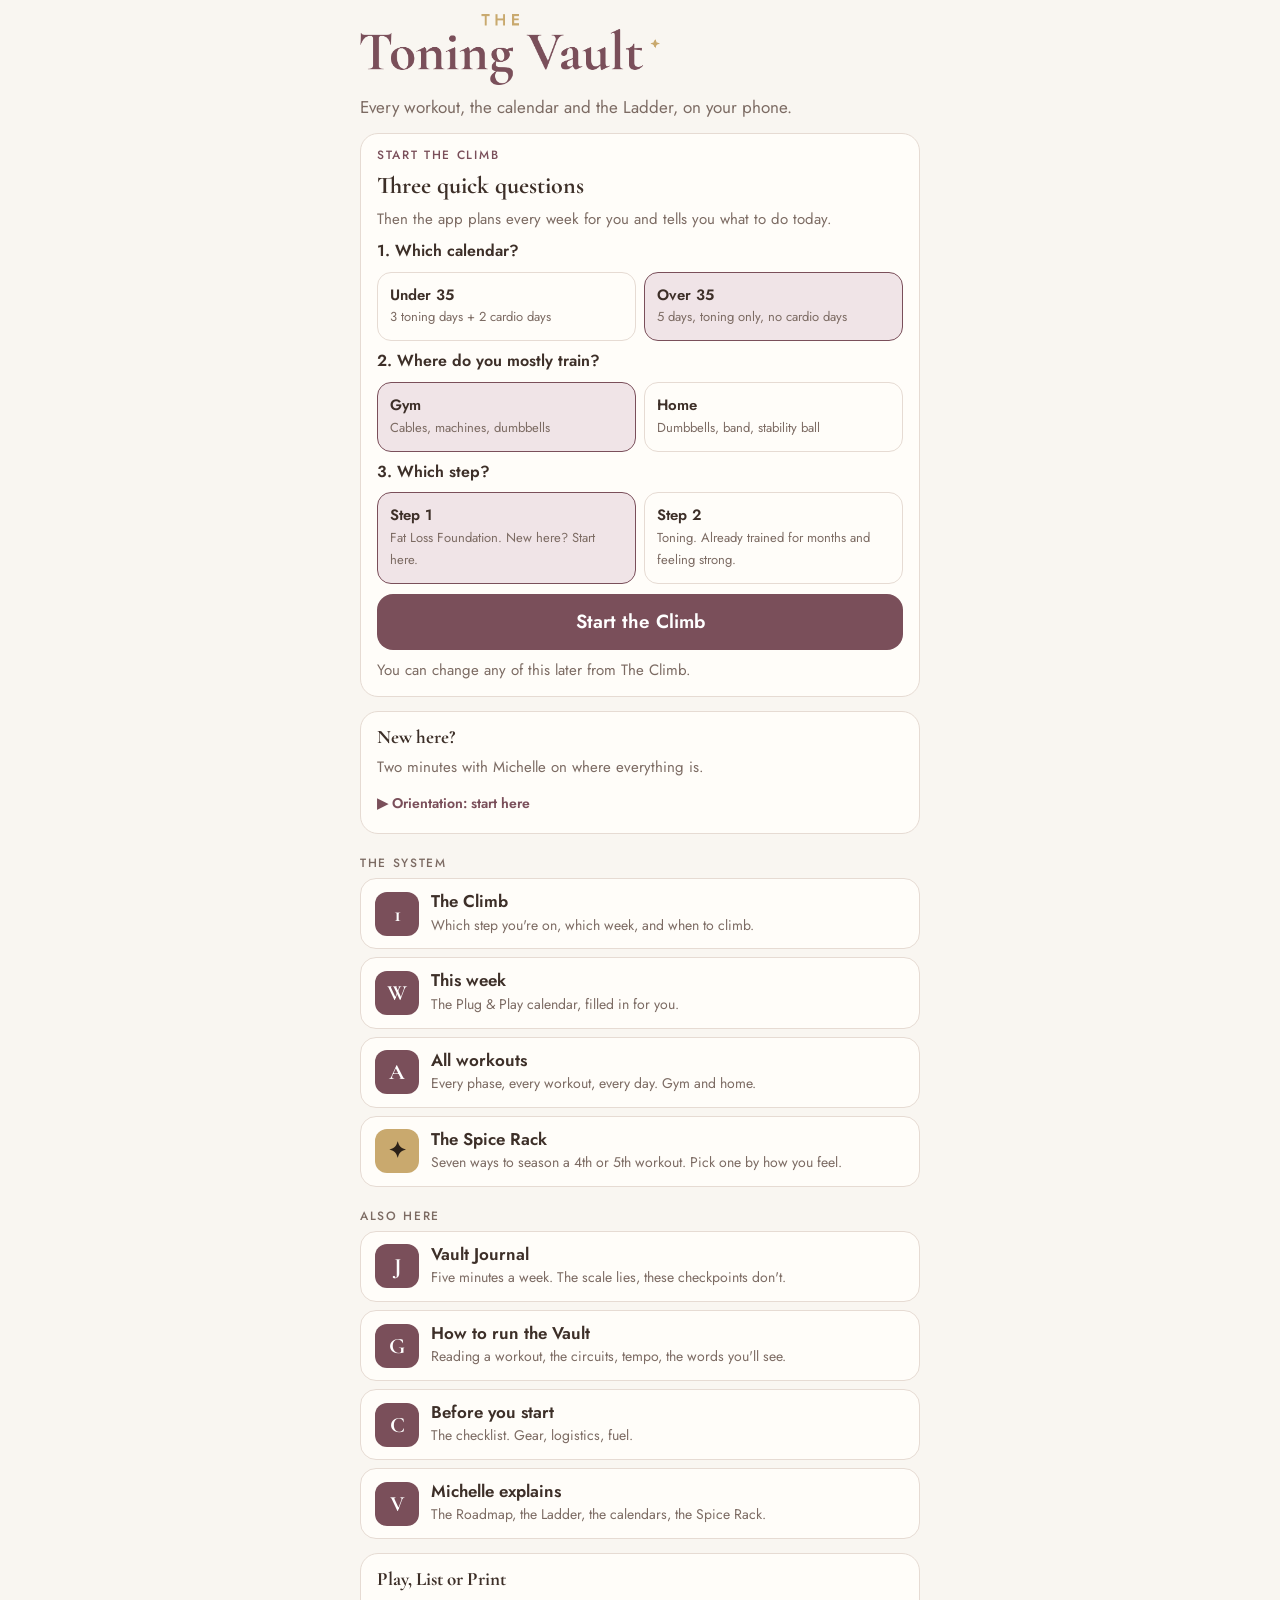
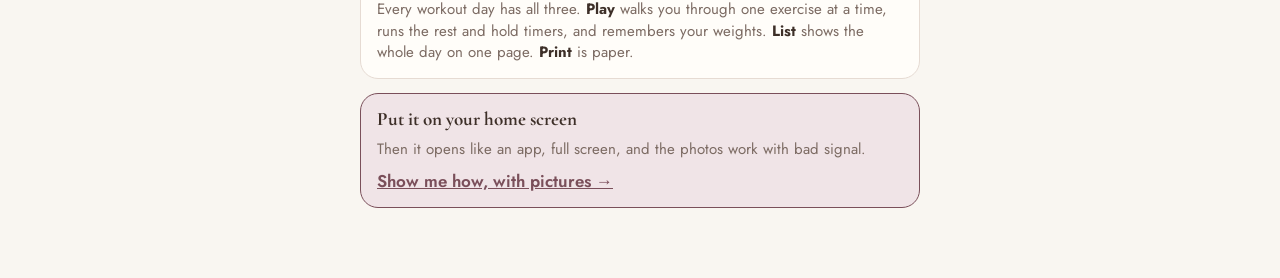
<file: index.html>
<!doctype html>
<meta charset="utf-8">
<base target="_top">
<meta name="viewport" content="width=device-width, initial-scale=1, viewport-fit=cover">
<title>The Toning Vault</title>
<link rel="manifest" href="manifest.json">
<meta name="theme-color" content="#7a4f5a">
<meta name="apple-mobile-web-app-capable" content="yes">
<meta name="apple-mobile-web-app-title" content="Toning Vault">
<link rel="apple-touch-icon" href="icons/icon-180.png">
<link rel="preconnect" href="https://fonts.googleapis.com">
<link rel="stylesheet" href="https://fonts.googleapis.com/css2?family=Cormorant+Garamond:wght@600;700&family=Jost:wght@400;500;600&display=swap">
<link rel="stylesheet" href="vault.css">
<style>
/* List view: one workout day on one page. Sticky header with phase, workout and day pickers, then one card per
   circuit. Tick sets as you go; the last exercise of a circuit starts the rest timer. Link: index.html#tt-1-d2 */
body{padding-top:0;padding-bottom:120px}
header.top{position:sticky;top:0;z-index:5;background:var(--bg);padding:12px 0 10px;display:flex;flex-direction:column;gap:8px;border-bottom:1px solid var(--line)}
.pick{display:flex;gap:6px;overflow-x:auto;scrollbar-width:none;padding-bottom:2px}
.pick button{flex:none;border:1px solid var(--line);background:var(--card);border-radius:999px;padding:8px 13px;font:500 14px/1 var(--body)}
.pick button[aria-pressed="true"]{background:var(--brand);color:#fff;border-color:var(--brand)}
.pick button.is-done::after{content:" ✓"}
.pick.phases button{text-transform:uppercase;letter-spacing:.06em;font-size:12px}
.intro{background:var(--card);border:1px solid var(--line);border-radius:18px;padding:14px 16px;display:flex;flex-direction:column;gap:10px}
.intro .quote{font:700 22px/1.15 var(--display);color:var(--brand)}
.ss{background:var(--card);border:1px solid var(--line);border-radius:20px;overflow:hidden}
.ss-head{display:flex;justify-content:space-between;align-items:baseline;padding:14px 16px 4px;gap:8px}
.ss-head span{font-size:13px;color:var(--muted)}
.ss.complete{border-color:var(--done)}
.ss.complete .ss-head span{color:var(--done);font-weight:600}
.ex{display:flex;flex-direction:column;gap:10px;padding:14px 16px;border-top:1px solid var(--line)}
.ex:first-of-type{border-top:0}
.ex h3{font:600 18px/1.25 var(--body)}
.ex .sub{font-size:13px;color:var(--muted)}
.row{display:flex;flex-wrap:wrap;align-items:center;justify-content:space-between;gap:8px}
.sets{display:flex;gap:6px;flex-wrap:wrap}
.sets button{min-width:46px;height:42px;padding:0 10px;border-radius:11px;border:2px solid var(--line);background:var(--bg);font:500 14px/1 var(--body);white-space:nowrap}
.sets button[aria-pressed="true"]{background:var(--done);border-color:var(--done);color:#fff}
.wt{display:flex;align-items:center;gap:6px;font-size:14px;color:var(--muted)}
.wt input{width:72px;text-align:center;font-weight:600;color:var(--ink)}
.links{display:flex;gap:12px;flex-wrap:wrap;align-items:center}
.swapb{border:1px dashed var(--brand);background:transparent;color:var(--brand);border-radius:999px;padding:7px 12px;font:500 13px/1.2 var(--body)}
.swapb.on{background:var(--gold);border:1px solid var(--gold);color:#2b2118}
.rest{position:relative;overflow:hidden;background:var(--brand);color:#fff;border-radius:16px;padding:16px 16px 14px;display:flex;align-items:center;gap:12px;flex-wrap:wrap}
.rest.hold{background:var(--ink);color:var(--bg)}
.rest .t{font:700 48px/1 var(--body);font-variant-numeric:tabular-nums;min-width:2.3ch}
.rest .lbl{flex:1;min-width:120px;font-size:14px;font-weight:600}
.rest .lbl small{display:block;opacity:.85;font-weight:400}
.rest .btns{display:flex;gap:8px;flex:none}
.rest button{border:1px solid currentColor;background:transparent;color:inherit;border-radius:12px;padding:10px 14px;font-weight:600;white-space:nowrap}
.bar{position:absolute;left:0;top:0;height:5px;background:var(--gold);transition:width 1s linear}
.finish{border:0;background:var(--accent);color:var(--accent-ink);border-radius:14px;padding:18px;font:600 18px/1 var(--body);letter-spacing:.04em;width:100%}
.finish:disabled{opacity:.45;cursor:default}
.done-card{background:var(--done-soft);border:1px solid var(--done);border-radius:20px;padding:20px;display:flex;flex-direction:column;gap:8px}
.done-card h2{color:var(--done)}
.done-card button{align-self:flex-start;border:1px solid var(--done);background:transparent;color:var(--ink);border-radius:10px;padding:8px 12px;font-weight:600;margin-top:4px}
.howto{background:var(--card);border:1px solid var(--line);border-radius:20px;padding:16px 18px;display:flex;flex-direction:column;gap:8px}
.howto ol{margin:0;padding-left:20px;display:flex;flex-direction:column;gap:6px;font-size:15px}
.howto .got{align-self:flex-start;border:0;background:var(--brand);color:#fff;border-radius:12px;padding:10px 16px;font-weight:600;margin-top:4px}
.howto-link{align-self:flex-start;border:0;background:none;color:var(--brand);font-weight:600;padding:0;text-decoration:underline}
.spice{background:var(--gold-soft);border:1px solid var(--gold);border-radius:14px;padding:10px 12px;font-size:14px}.spice a{color:inherit}
.alllist{display:flex;flex-direction:column;gap:14px}
.alllist .ph{background:var(--card);border:1px solid var(--line);border-radius:18px;padding:14px 16px;display:flex;flex-direction:column;gap:8px}
.alllist .ws{display:flex;flex-direction:column;gap:6px}
.alllist .w{display:flex;justify-content:space-between;align-items:center;gap:8px;border:1px solid var(--line);border-radius:12px;padding:10px 12px;background:var(--bg)}
.alllist .w b{font-weight:600}
.alllist .w .days{display:flex;gap:6px}
.alllist .w .days a{text-decoration:none;color:var(--brand);border:1px solid var(--line);border-radius:999px;padding:7px 10px;font:500 13px/1 var(--body);background:var(--card)}
.alllist .w .days a.done{background:var(--done-soft);border-color:var(--done)}
</style>
<div class="wrap">
  <header class="top">
    <a class="back" href="start.html">← Home</a>
    <div class="pick phases" id="phasePick"></div>
    <h1 id="title">Loading…</h1>
    <div class="pick" id="workoutPick"></div>
    <div class="pick" id="dayPick"></div>
  </header>
  <section id="howto"></section>
  <section id="intro"></section>
  <main id="workout" class="wrap" style="gap:14px"></main>
</div>
<script src="vault.js"></script>
<script>
// Michelle's explainer video for each phase (YouTube id, unlisted). Empty until uploaded.
const PHASE_VIDEO={flf:'',tt:'',ml:'',mb:''};
const state={phase:null,workout:null,dayId:null,lock:'none',openVid:{},justOpened:null};
let D=null, timer=null, rest=null;
const place=()=>(climb()||store.get('vault:setup',{})).place||'gym';
const setPlace=v=>{const c=climb();if(c){c.place=v;setClimb(c)}else{const o=store.get('vault:setup',{});o.place=v;store.set('vault:setup',o)}};
const key=()=>`vault:day:${state.dayId}`;

function restHTML(){
  if(!rest) return '';
  return `<div class="rest ${rest.kind}" role="timer"><div class="bar" id="bar" style="width:${rest.total?100*(rest.total-rest.left)/rest.total:0}%"></div>
    <div class="t" id="tLeft">${Math.max(rest.left,0)}</div><div class="lbl">${rest.kind==='hold'?'Hold':'Rest'}<small>${esc(rest.label)}</small></div>
    <div class="btns">${rest.kind==='hold'?'':'<button data-rest="plus">+15s</button>'}<button data-rest="skip">${rest.kind==='hold'?'Stop':'Skip'}</button></div></div>`;
}
function howtoHTML(day){
  if(store.get('vault:howto',false)) return `<button class="howto-link" data-howto="show">How this works</button>`;
  const c=day.blocks[0].exercises.map(e=>e.code);
  return `<div class="howto"><h3>How to read this</h3><ol>
    <li>Letters before numbers. ${c.map(x=>`<b>${esc(x)}</b>`).join(' → ')} is one circuit: do them back to back, then rest for the time shown on the last one.</li>
    <li>Tap <b>Set 1</b> when a set is done. Ticking the last exercise of the circuit starts the rest timer.</li>
    <li>Type the weight you used. Next time it shows you what you lifted.</li>
    <li>Can't do a move? Tap <b>Swap</b>. Same muscles, same reps and sets.</li></ol>
    <p>Rather be walked through it? Tap <b>Play</b> above. Need paper? <b>Print</b>.</p><button class="got" data-howto="hide">Got it</button></div>`;
}
function renderAll(){
  $('#phasePick').innerHTML='';$('#workoutPick').innerHTML='';$('#dayPick').innerHTML='';$('#howto').innerHTML='';
  $('#title').textContent='All workouts';
  const pl=place();
  $('#intro').innerHTML=`<div class="intro"><p class="note">Four phases, 16 workouts, 3 days each. Climb the phases in order, four weeks each. Run one workout from a phase for its four weeks, then next time round pick the next one.</p>
    <div class="toolrow"><span class="seg"><button data-place="gym" aria-pressed="${pl==='gym'}">Gym</button><button data-place="home" aria-pressed="${pl==='home'}">Home</button></span><a class="pill" href="print.html">🖨 Print</a></div></div>`;
  $('#workout').innerHTML=`<div class="alllist">${D.phases.map(p=>`<div class="ph"><span class="eyebrow">Step ${p.step} · ${esc(p.tag)}</span><h2>${esc(p.name)}</h2><p class="note">${esc(p.reps)} · ${esc(p.load)}</p>
    <div class="ws">${p.workouts.filter(w=>!w.home).map(w=>{const pw=placed(D,w,pl);return `<div class="w"><b>${esc(w.name)}${pw.id!==w.id?' <span class="sub" style="font-weight:400;color:var(--muted)">home</span>':''}</b><span class="days">${pw.days.map(d=>`<a href="index.html#${d.id}" class="${store.get('vault:day:'+d.id,{}).finished?'done':''}">Day ${d.day}</a>`).join('')}</span></div>`}).join('')}</div></div>`).join('')}
    <div class="ph"><span class="eyebrow">Step 5</span><h2>${esc(D.reset.name)}</h2><p class="note">${esc(D.reset.about)}</p></div></div>`;
}
function render(){
  if(state.lock==='all'){renderAll();return}
  const pl=place();
  const x=dayPlaced(D,state.dayId,pl); const {phase:p,workout:w,day}=x; state.dayId=day.id;
  $('#phasePick').innerHTML=state.lock==='none'||state.lock==='phase'?D.phases.map(q=>`<button aria-pressed="${q.id===p.id}" data-phase="${q.id}">${esc(q.short)}</button>`).join(''):`<span class="eyebrow">Step ${p.step} · ${esc(p.name)}</span>`;
  $('#title').textContent=`${w.name.replace(' · Home','')} · Day ${day.day}`;
  const base=p.workouts.filter(q=>!q.home);
  $('#workoutPick').innerHTML=(state.lock!=='workout'&&state.lock!=='day'&&base.length>1)?base.map(q=>`<button aria-pressed="${q.base===w.base}" data-workout="${q.id}">${esc(q.name)}</button>`).join(''):'';
  $('#dayPick').innerHTML=w.days.map(dd=>`<button aria-pressed="${dd.id===day.id}" data-day="${dd.id}" class="${store.get('vault:day:'+dd.id,{}).finished?'is-done':''}">Day ${dd.day}</button>`).join('');
  const v=PHASE_VIDEO[p.id];
  const vid=v?(EMBED_OK?(state.openVid.intro===v?`<button class="demo" data-embed="${v}" data-code="intro">✕ Close video</button><div class="embed"><iframe src="https://www.youtube-nocookie.com/embed/${v}?rel=0&modestbranding=1&playsinline=1&autoplay=1" allow="autoplay; encrypted-media; picture-in-picture" allowfullscreen></iframe></div>`:`<button class="demo" data-embed="${v}" data-code="intro">▶ Watch Michelle explain this phase</button>`):`<a class="demo" href="https://www.youtube.com/watch?v=${v}" target="_blank" rel="noopener">▶ Watch Michelle explain this phase</a>`):'';
  $('#intro').innerHTML=`<div class="intro"><div class="quote">“${esc(p.quote)}”</div>
    <div class="chips"><span class="chip hot">${esc(p.reps)}</span><span class="chip">${esc(p.load)}</span><span class="chip">${day.n} exercises · ~${day.minutes} min</span>${w.home?'<span class="chip gold">Home version</span>':''}</div>
    <p class="note">${esc(p.about)}</p>${vid}
    ${(()=>{const sp=store.get('vault:spice',null);return sp&&sp.d===TODAY?`<div class="spice">✦ <b>Spice today: ${esc(sp.name)}</b> on ${sp.scope==='all'?'every exercise':'the last exercise of each circuit'}. The reps below are already changed for it. <a href="spice.html">Change</a></div>`:''})()}
    <div class="toolrow"><span class="seg"><button data-place="gym" aria-pressed="${pl==='gym'}">Gym</button><button data-place="home" aria-pressed="${pl==='home'}">Home</button></span><a href="play.html#${esc(day.id)}" class="pill play">▶ Play</a><a href="print.html#${esc(day.id)}" class="pill" target="_blank" rel="noopener">🖨 Print</a></div></div>`;
  $('#howto').innerHTML=howtoHTML(day);
  const saved=store.get(key(),{ticks:{}});
  let allDone=true;
  let html=day.blocks.map(b=>{
    const n=b.exercises.length, kind=n===1?'':n===2?'Superset':'Circuit';
    const maxSets=Math.max(...b.exercises.map(e=>e.sets||1));
    const complete=b.exercises.every(e=>(saved.ticks[e.code]||[]).filter(Boolean).length>=(e.sets||1));
    if(!complete) allDone=false;
    const last=b.exercises[n-1];
    const head=`<div class="ss-head"><h3>${esc(b.label)}${kind?` · ${kind}`:''}</h3><span>${complete?'Done':(n>1?`${b.exercises.map(e=>e.code).join(' → ')}, then rest${last.restSeconds?' '+last.restSeconds+'s':''}`:'')}</span></div>`;
    return `<section class="ss ${complete?'complete':''}">${head}`+b.exercises.map(e0=>{
      const e=spiced(shownEx(D,day.id,e0,pl),e0===b.exercises[b.exercises.length-1]);
      const t=saved.ticks[e.code]||[];
      const sets=e.sets||1;
      const btns=Array.from({length:sets},(_,i)=>`<button aria-pressed="${!!t[i]}" aria-label="Set ${i+1} of ${esc(e.name)}" data-tick="${e.code}" data-i="${i}">Set ${i+1}</button>`).join('');
      const vidBtn=e.video?(EMBED_OK?`<button class="demo" data-embed="${esc(e.video)}" data-code="${e.code}">${state.openVid[e.code]?'✕ Close':'▶ Watch demo'}</button>`:`<a class="demo" href="https://www.youtube.com/watch?v=${esc(e.video)}" target="_blank" rel="noopener">▶ Watch demo</a>`):'';
      const hs=holdSeconds(e);
      const sp=special(e);
      const lw=lastWeight(e.video||e.name);
      const open=state.openVid[e.code];
      const tempo=e.tempo?`<span class="chip" title="${esc(TEMPO_WORDS(e.tempo))}">tempo ${esc(e.tempo)}</span>`:'';
      return `<div class="ex" id="ex-${e.code}">
        ${picHTML(D,e,true)}
        <div><h3><span class="code ${e.swapped?'swap':''}">${esc(e.code)}</span>${esc(e.name)}</h3>
          ${e.swapped?`<div class="sub">Swapped in for ${esc(e.orig)}</div>`:e.gymName?`<div class="sub">At the gym: ${esc(e.gymName)}</div>`:''}</div>
        <div class="chips">${e.reps?`<span class="chip hot">${esc(e.reps)} reps</span>`:''}${sets?`<span class="chip">${esc(setsLabel(e))}</span>`:''}${e.restSeconds?`<span class="chip">rest ${e.restSeconds}s${e.activeRest?' active':''}</span>`:''}${tempo}</div>
        ${e.tempo?`<div class="sub">Tempo ${esc(e.tempo)}: ${esc(TEMPO_WORDS(e.tempo))} (seconds)</div>`:''}
        ${sp&&!e.spice?`<p class="note">${esc(sp)}</p>`:''}${spiceBox(e)}
        <div class="row"><div class="sets">${btns}${hs?`<button data-hold="${e.code}" data-sec="${hs}">⏱ ${hs}s hold</button>`:''}</div>
          <label class="wt">Weight <input type="number" inputmode="decimal" step="0.5" min="0" data-wt="${esc(e.video||e.name)}" value="${lw&&lw.d===TODAY?lw.w:''}" placeholder="${lw?'last '+lw.w:'lb'}"> lb</label></div>
        <div class="links">${vidBtn}<button class="swapb ${e.swapped?'on':''}" data-swap="${e.code}">⇄ ${e.swapped?'Swapped · change':'Swap'}</button></div>
        ${open&&EMBED_OK?`<div class="embed"><iframe src="https://www.youtube-nocookie.com/embed/${esc(open)}?rel=0&modestbranding=1&playsinline=1${state.justOpened===e.code?'&autoplay=1':''}" title="${esc(e.name)} demo" allow="autoplay; encrypted-media; picture-in-picture" allowfullscreen></iframe></div>`:''}
        ${rest&&rest.code===e.code?restHTML():''}
      </div>`}).join('')+`</section>`}).join('');
  state.justOpened=null;
  if(saved.finished) html=`<div class="done-card"><h2>Day ${day.day} is done</h2><p>Nice work. Drink some water. ${esc(nextLine(w,day))}</p><button data-reset="1">Do it again another day</button></div>`+html;
  else html+=`<button class="finish" id="finish" ${allDone?'':'disabled'}>${allDone?'Finish workout':'Tick every set to finish'}</button>`;
  $('#workout').innerHTML=html;
}
function nextLine(w,day){const nx=w.days.find(x=>x.day===day.day+1);return nx?`Next is Day ${nx.day}.`:'That was the last day of this workout. Next time, back to Day 1.'}
function beep(){
  try{const c=new (window.AudioContext||window.webkitAudioContext)();const g=c.createGain();g.connect(c.destination);g.gain.value=.25;
    const o=c.createOscillator();o.connect(g);o.frequency.value=880;o.start();o.stop(c.currentTime+.18);
    const o2=c.createOscillator();o2.connect(g);o2.frequency.value=1175;o2.start(c.currentTime+.22);o2.stop(c.currentTime+.45)}catch(e){}
  try{navigator.vibrate&&navigator.vibrate([150,80,150])}catch(e){}
}
function startRest(code,sec,label,kind='rest'){
  clearInterval(timer);rest={code,left:sec,total:sec,label,kind,ends:Date.now()+sec*1000};
  timer=setInterval(()=>{rest.left=Math.ceil((rest.ends-Date.now())/1000);tick();if(rest.left<=0){beep();stopRest(true)}},250);
}
function tick(){const t=$('#tLeft'),b=$('#bar');if(!t||!rest)return;t.textContent=Math.max(rest.left,0);b.style.width=(rest.total?100*(rest.total-rest.left)/rest.total:0)+'%'}
function stopRest(rerender){clearInterval(timer);timer=null;rest=null;if(rerender)render()}

document.addEventListener('visibilitychange',()=>{if(!document.hidden&&rest)tick()});
document.addEventListener('change',e=>{const i=e.target.closest('input[data-wt]');if(i&&i.value!=='')saveWeight(i.dataset.wt,+i.value)});
document.addEventListener('click',e=>{
  const b=e.target.closest('button');if(!b)return;
  if(b.dataset.phase){const p=phaseById(D,b.dataset.phase);state.dayId=p.workouts.find(w=>!w.home).days[0].id;stopRest();render();return}
  if(b.dataset.workout){state.dayId=workoutById(D,b.dataset.workout).days[0].id;stopRest();render();return}
  if(b.dataset.day){state.dayId=b.dataset.day;stopRest();render();window.scrollTo(0,0);return}
  if(b.dataset.place){setPlace(b.dataset.place);stopRest();render();return}
  if(b.dataset.tick){
    const {workout:w,day}=dayPlaced(D,state.dayId,place());
    const s=store.get(key(),{ticks:{}});const arr=s.ticks[b.dataset.tick]||[];const i=+b.dataset.i;arr[i]=!arr[i];s.ticks[b.dataset.tick]=arr;store.set(key(),s);
    if(arr[i]){
      const blk=day.blocks.find(x=>x.exercises.some(y=>y.code===b.dataset.tick));const ex=blk.exercises.find(y=>y.code===b.dataset.tick);
      if(ex.restSeconds>0){const more=i+1<(ex.sets||1);const first=blk.exercises[0];
        startRest(ex.code,ex.restSeconds,blk.exercises.length>1?(more?`Round ${i+1} of ${blk.label} done · then back to ${first.code} for round ${i+2}`:`${blk.label} done · on to the next circuit`):(more?`Set ${i+1} done · then set ${i+2}`:`Set ${i+1} done · last one`))}
    }
    render();return;
  }
  if(b.dataset.hold){startRest(b.dataset.hold,+b.dataset.sec,'Hold the hardest point','hold');render();return}
  if(b.dataset.rest){if(b.dataset.rest==='skip'){stopRest(true);return}if(rest){rest.ends+=15000;rest.total+=15;rest.left+=15;tick()}return}
  if(b.dataset.howto){store.set('vault:howto',b.dataset.howto==='hide');render();return}
  if(b.dataset.embed){const c=b.dataset.code;if(state.openVid[c]===b.dataset.embed)delete state.openVid[c];else{state.openVid[c]=b.dataset.embed;state.justOpened=c}render();return}
  if(b.dataset.swap){const {day}=dayPlaced(D,state.dayId,place());const e0=day.blocks.flatMap(x=>x.exercises).find(y=>y.code===b.dataset.swap);openSwap(D,day.id,shownEx(D,day.id,e0,place()),place(),render);return}
  if(b.dataset.reset){store.set(key(),{ticks:{}});stopRest();render();return}
  if(b.id==='finish'&&!b.disabled){
    const {phase:p,workout:w,day}=dayPlaced(D,state.dayId,place());
    const s=store.get(key(),{ticks:{}});s.finished=Date.now();store.set(key(),s);logDone(day,w,p);
    stopRest();render();window.scrollTo({top:0,behavior:'smooth'});return;
  }
});
// #tt-1-d2 = one day. #tt-1 = that workout, day pickers. #tt = the phase. #all = everything.
if(!location.hash&&window.top===window.self)location.replace('start.html');
async function readHash(){
  const d=await load();
  const h=decodeURIComponent(location.hash.replace(/^#/,'')).toLowerCase();
  if(h==='all'||!h){state.lock='all';return}
  const day=dayById(d,h), w=workoutById(d,h), p=phaseById(d,h);
  if(day){state.dayId=day.day.id;state.lock='day'}
  else if(w){state.dayId=w.days[0].id;state.lock='workout'}
  else if(p){state.dayId=p.workouts.find(x=>!x.home).days[0].id;state.lock='phase'}
  else{state.lock='all'}
}
load().then(d=>{D=d;return readHash()}).then(render).catch(e=>{$('#workout').innerHTML=`<div class="err">The workouts didn't load. Check your connection and refresh the page.</div>`});
window.addEventListener('hashchange',()=>{readHash().then(()=>{stopRest();render()})});
</script>
</file>
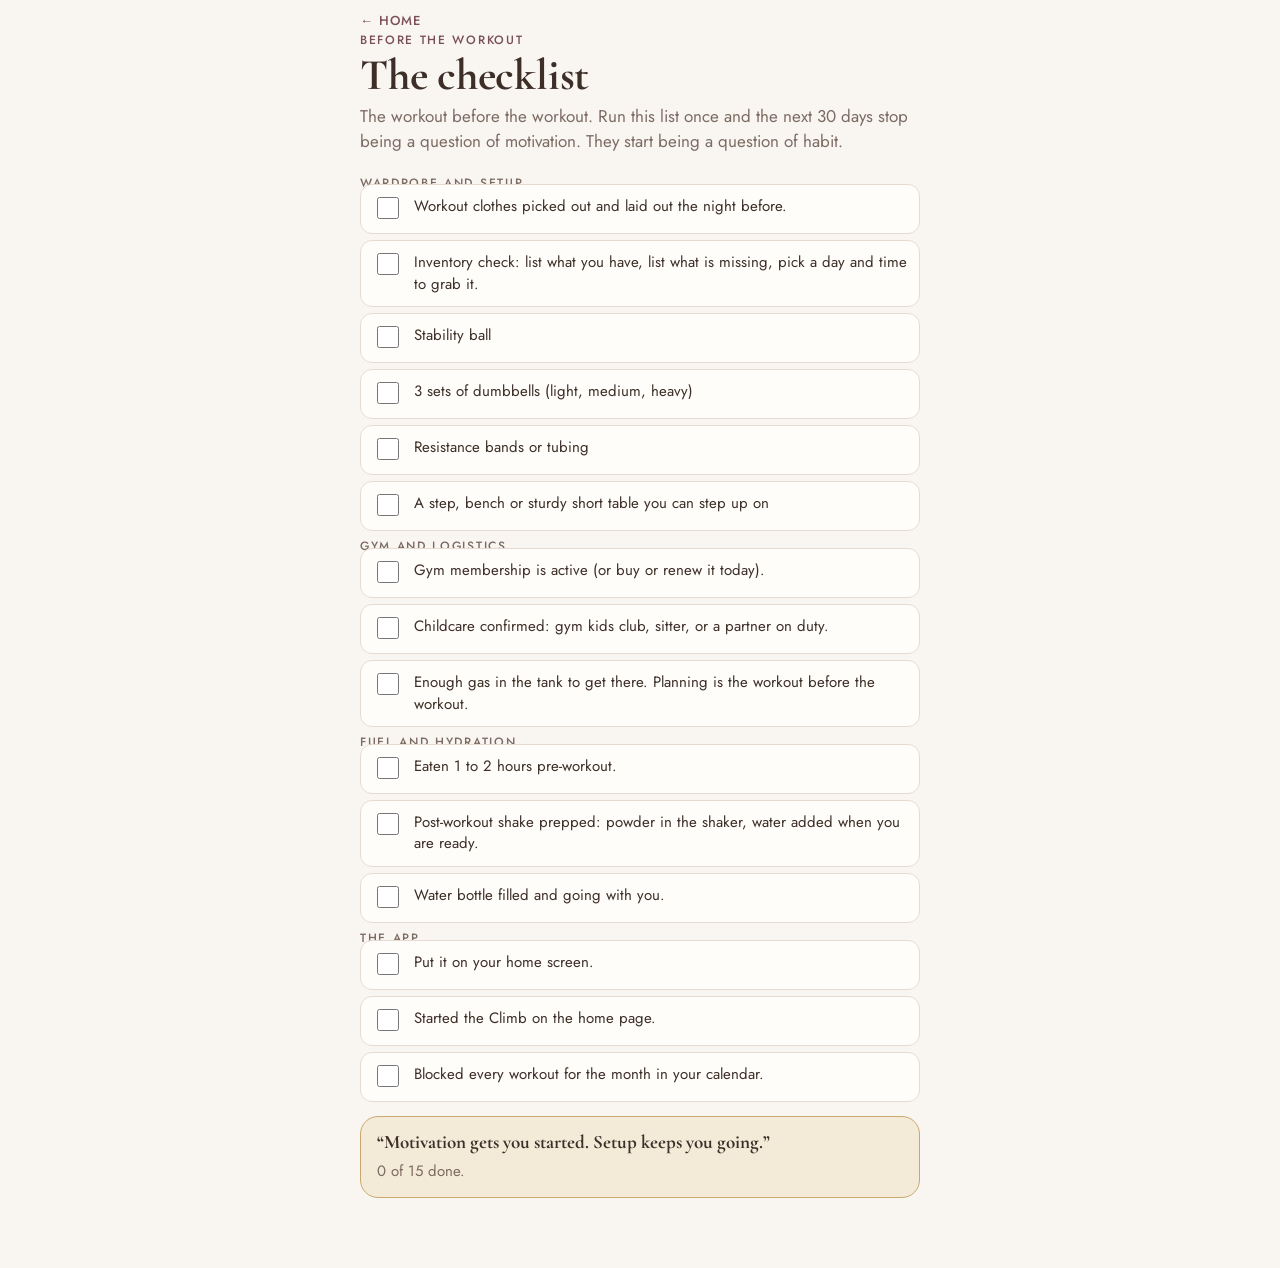
<file: checklist.html>
<!doctype html>
<meta charset="utf-8">
<base target="_top">
<meta name="viewport" content="width=device-width, initial-scale=1, viewport-fit=cover">
<title>Before you start · The Toning Vault</title>
<link rel="manifest" href="manifest.json">
<meta name="theme-color" content="#7a4f5a">
<meta name="apple-mobile-web-app-capable" content="yes">
<meta name="apple-mobile-web-app-title" content="Toning Vault">
<link rel="apple-touch-icon" href="icons/icon-180.png">
<link rel="preconnect" href="https://fonts.googleapis.com">
<link rel="stylesheet" href="https://fonts.googleapis.com/css2?family=Cormorant+Garamond:wght@600;700&family=Jost:wght@400;500;600&display=swap">
<link rel="stylesheet" href="vault.css">
<div class="wrap">
  <header class="page"><a class="back" href="start.html">← Home</a><span class="eyebrow">Before the workout</span><h1>The checklist</h1><p class="lead">The workout before the workout. Run this list once and the next 30 days stop being a question of motivation. They start being a question of habit.</p></header>
  <section id="list"></section>
  <section class="card gold"><h3>“Motivation gets you started. Setup keeps you going.”</h3><p id="count"></p></section>
</div>
<script src="vault.js"></script>
<script>
const GROUPS=[
 ['Wardrobe and setup',['Workout clothes picked out and laid out the night before.','Inventory check: list what you have, list what is missing, pick a day and time to grab it.','Stability ball','3 sets of dumbbells (light, medium, heavy)','Resistance bands or tubing','A step, bench or sturdy short table you can step up on']],
 ['Gym and logistics',['Gym membership is active (or buy or renew it today).','Childcare confirmed: gym kids club, sitter, or a partner on duty.','Enough gas in the tank to get there. Planning is the workout before the workout.']],
 ['Fuel and hydration',['Eaten 1 to 2 hours pre-workout.','Post-workout shake prepped: powder in the shaker, water added when you are ready.','Water bottle filled and going with you.']],
 ['The app',['Put it on your home screen.','Started the Climb on the home page.','Blocked every workout for the month in your calendar.']],
];
function render(){
  const s=store.get('vault:check',{});let n=0,t=0;
  $('#list').innerHTML=GROUPS.map(([g,items],gi)=>`<h2 class="also">${esc(g)}</h2><div class="ck">${items.map((it,i)=>{const k=`${gi}-${i}`;t++;if(s[k])n++;return `<label class="${s[k]?'on':''}"><input type="checkbox" data-k="${k}" ${s[k]?'checked':''}><span>${esc(it)}</span></label>`}).join('')}</div>`).join('');
  $('#count').textContent=`${n} of ${t} done.`+(n===t?' You are set. Go train.':'');
}
document.addEventListener('change',e=>{const i=e.target.closest('input[data-k]');if(!i)return;const s=store.get('vault:check',{});s[i.dataset.k]=i.checked;store.set('vault:check',s);render()});
render();
</script>
</file>
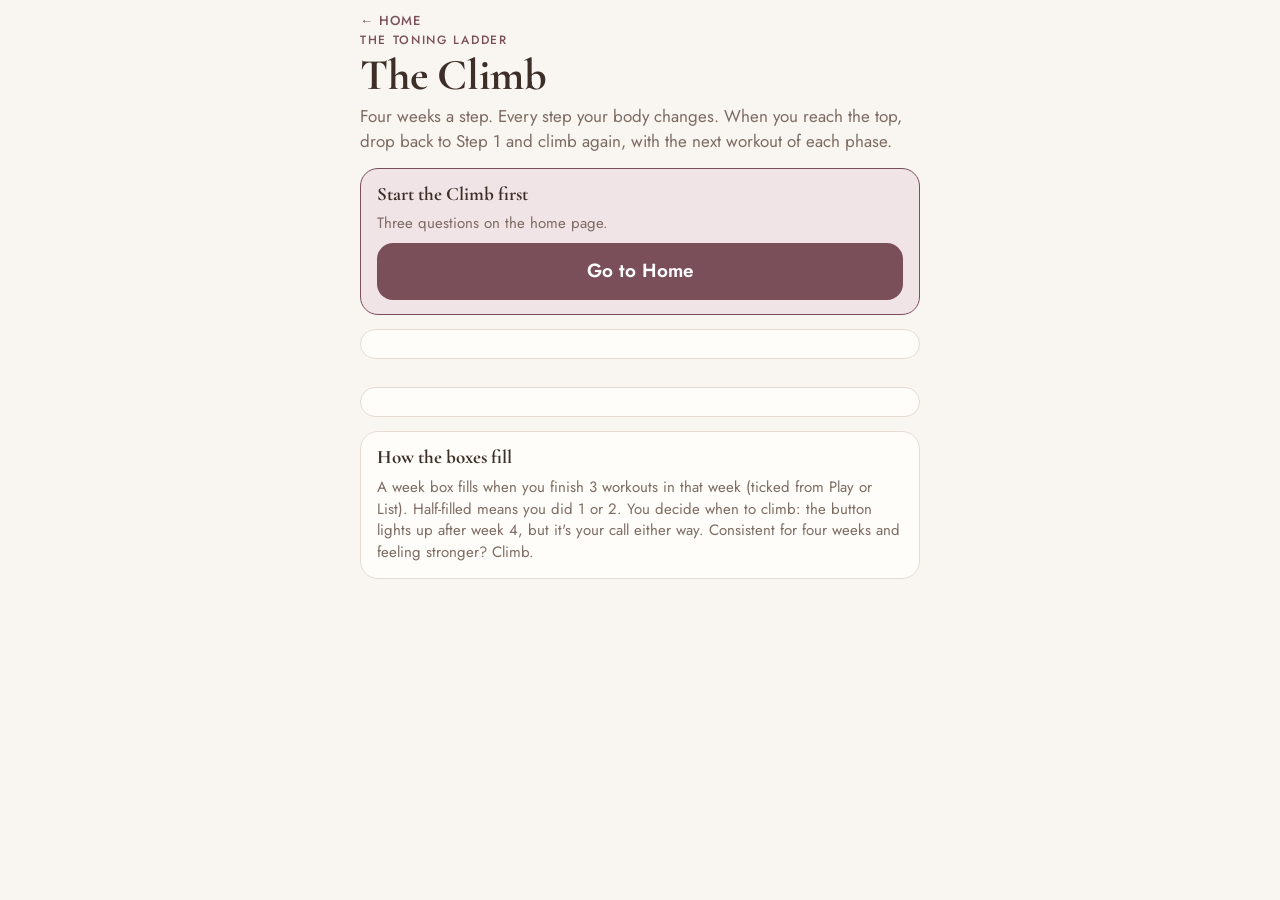
<file: climb.html>
<!doctype html>
<meta charset="utf-8">
<base target="_top">
<meta name="viewport" content="width=device-width, initial-scale=1, viewport-fit=cover">
<title>The Climb · The Toning Vault</title>
<link rel="manifest" href="manifest.json">
<meta name="theme-color" content="#7a4f5a">
<meta name="apple-mobile-web-app-capable" content="yes">
<meta name="apple-mobile-web-app-title" content="Toning Vault">
<link rel="apple-touch-icon" href="icons/icon-180.png">
<link rel="preconnect" href="https://fonts.googleapis.com">
<link rel="stylesheet" href="https://fonts.googleapis.com/css2?family=Cormorant+Garamond:wght@600;700&family=Jost:wght@400;500;600&display=swap">
<link rel="stylesheet" href="vault.css">
<style>
/* The Toning Ladder tracker. Five rungs, four weeks each. Week boxes fill from finished workouts. */
.settings{display:flex;flex-direction:column;gap:10px}
.settings .r{display:flex;justify-content:space-between;align-items:center;gap:10px;flex-wrap:wrap}
.settings select{font:inherit;color:inherit;background:var(--bg);border:1px solid var(--line);border-radius:10px;padding:8px 10px}
.danger{border:1px solid var(--line);background:transparent;color:var(--muted);border-radius:999px;padding:8px 12px;font-size:13px}
</style>
<div class="wrap">
  <header class="page"><a class="back" href="start.html">← Home</a><span class="eyebrow">The Toning Ladder</span><h1>The Climb</h1><p class="lead">Four weeks a step. Every step your body changes. When you reach the top, drop back to Step 1 and climb again, with the next workout of each phase.</p></header>
  <section id="top"></section>
  <section class="card" id="vids"></section>
  <section class="ladder" id="ladder"></section>
  <section class="card settings" id="settings"></section>
  <section class="card">
    <h3>How the boxes fill</h3>
    <p>A week box fills when you finish 3 workouts in that week (ticked from Play or List). Half-filled means you did 1 or 2. You decide when to climb: the button lights up after week 4, but it's your call either way. Consistent for four weeks and feeling stronger? Climb.</p>
  </section>
</div>
<script src="vault.js"></script>
<script>
let D=null;
function weekBoxes(c,step){
  // for the current step: count finished workouts per week since stepStart. Past steps come from the climb history.
  const hist=store.get('vault:climbHist',[]);
  if(step<c.step||(step===5&&c.step===5&&false)){const h=[...hist].reverse().find(h=>h.step===step&&h.cycle===c.cycle);return h?h.weeks:[3,3,3,3]}
  if(step>c.step) return [0,0,0,0];
  const start=monday(parseYmd(c.stepStart));
  return [0,1,2,3].map(i=>{const m=new Date(start.getTime()+i*7*DAY);return doneInWeek(m).length});
}
function render(){
  const c=climb();
  if(!c){$('#top').innerHTML=`<div class="card soft"><h3>Start the Climb first</h3><p>Three questions on the home page.</p><a class="go" href="start.html">Go to Home</a></div>`;$('#ladder').innerHTML='';$('#settings').innerHTML='';return}
  const wk=stepWeek(c), w=currentWorkout(D,c);
  const steps=[...D.phases.map(p=>({step:p.step,name:p.name,tag:p.tag,reps:p.reps,load:p.load,id:p.id})),{step:5,name:D.reset.name,tag:D.reset.tag,reps:D.reset.reps,load:D.reset.load,id:'reset'}];
  const cur=steps.find(s=>s.step===c.step);
  $('#top').innerHTML=`<div class="card soft"><span class="eyebrow">Now · cycle ${c.cycle||1}</span><h2>Step ${c.step} · ${esc(cur.name)}</h2><p><b>Week ${Math.min(wk,4)} of 4</b>${wk>4?` (actually week ${wk}: four weeks are done)`:''} · ${esc(w.name)}${c.place==='home'?' · home':''} · started ${esc(c.stepStart)}</p>
    <p>${esc(cur.reps)}. ${esc(cur.load)}.</p>
    <button class="go ${wk>4?'gold':'quiet'}" id="climb">${c.step===5?'Back to Step 1, next workouts':'Climb to Step '+(c.step+1)}</button>
    ${wk<=4?'<p class="note">Not four weeks yet. Climb anyway if you have been consistent and the weights feel easy.</p>':''}</div>`;
  $('#vids').innerHTML=`<h3>Michelle explains</h3>${vidHTML('ladder')}${vidHTML('blueprint')}`;
  $('#ladder').innerHTML=steps.map(s=>{
    const boxes=weekBoxes(c,s.step);const now=s.step===c.step;
    return `<div class="rung ${now?'now':s.step<c.step?'past':''}"><div class="num">${s.step}</div><div><b>${esc(s.name)}</b><small>${esc(s.tag)} · ${esc(s.reps)}</small>
      <div class="wks">${boxes.map((n,i)=>`<span class="${n>=3?'on':n>0?'part':''} ${now&&i===Math.min(wk,4)-1?'cur':''}">${now||s.step<c.step?(n>=3?'✓':n>0?n+'/3':'wk '+(i+1)):'wk '+(i+1)}</span>`).join('')}</div></div></div>`}).join('');
  const picks=D.phases.map(p=>{const base=p.workouts.filter(x=>!x.home);const n=((c.picks[p.id]||1)-1)%base.length;
    return `<div class="r"><span>${esc(p.name)}</span><select data-pick="${p.id}">${base.map((b,i)=>`<option value="${i+1}" ${i===n?'selected':''}>${esc(b.name)}</option>`).join('')}</select></div>`}).join('');
  $('#settings').innerHTML=`<h3>Settings</h3>
    <div class="r"><span>Calendar</span><span class="seg"><button data-cal="u35" aria-pressed="${c.cal==='u35'}">Under 35</button><button data-cal="o35" aria-pressed="${c.cal==='o35'}">Over 35</button></span></div>
    <div class="r"><span>Where you train</span><span class="seg"><button data-place="gym" aria-pressed="${c.place==='gym'}">Gym</button><button data-place="home" aria-pressed="${c.place==='home'}">Home</button></span></div>
    <p class="note">Which workout of each phase you're running this cycle. Each cycle the app moves to the next one. Change it if you'd rather.</p>${picks}
    <div class="r"><span class="note">Step start date ${esc(c.stepStart)}</span><button class="danger" id="restart">Start the Climb over</button></div>`;
}
document.addEventListener('click',e=>{
  const b=e.target.closest('button');if(!b)return;const c=climb();
  if(b.id==='climb'){
    if(!confirm(c.step===5?'Back to Step 1 with the next workout of each phase?':`Climb to Step ${c.step+1}? The week count starts again from today.`))return;
    const hist=store.get('vault:climbHist',[]);hist.push({step:c.step,cycle:c.cycle||1,start:c.stepStart,end:TODAY,weeks:weekBoxes(c,c.step)});store.set('vault:climbHist',hist.slice(-40));
    climbUp(D);render();window.scrollTo(0,0);return}
  if(b.dataset.cal){c.cal=b.dataset.cal;setClimb(c);render();return}
  if(b.dataset.place){c.place=b.dataset.place;setClimb(c);render();return}
  if(b.id==='restart'){if(!confirm('Start over at Step 1, week 1? Your workout log and weights stay.'))return;store.del('vault:climb');store.del('vault:climbHist');location.href='start.html'}
});
document.addEventListener('change',e=>{const s=e.target.closest('select[data-pick]');if(!s)return;const c=climb();c.picks[s.dataset.pick]=+s.value;setClimb(c);render()});
load().then(d=>{D=d;render()});
</script>
</file>
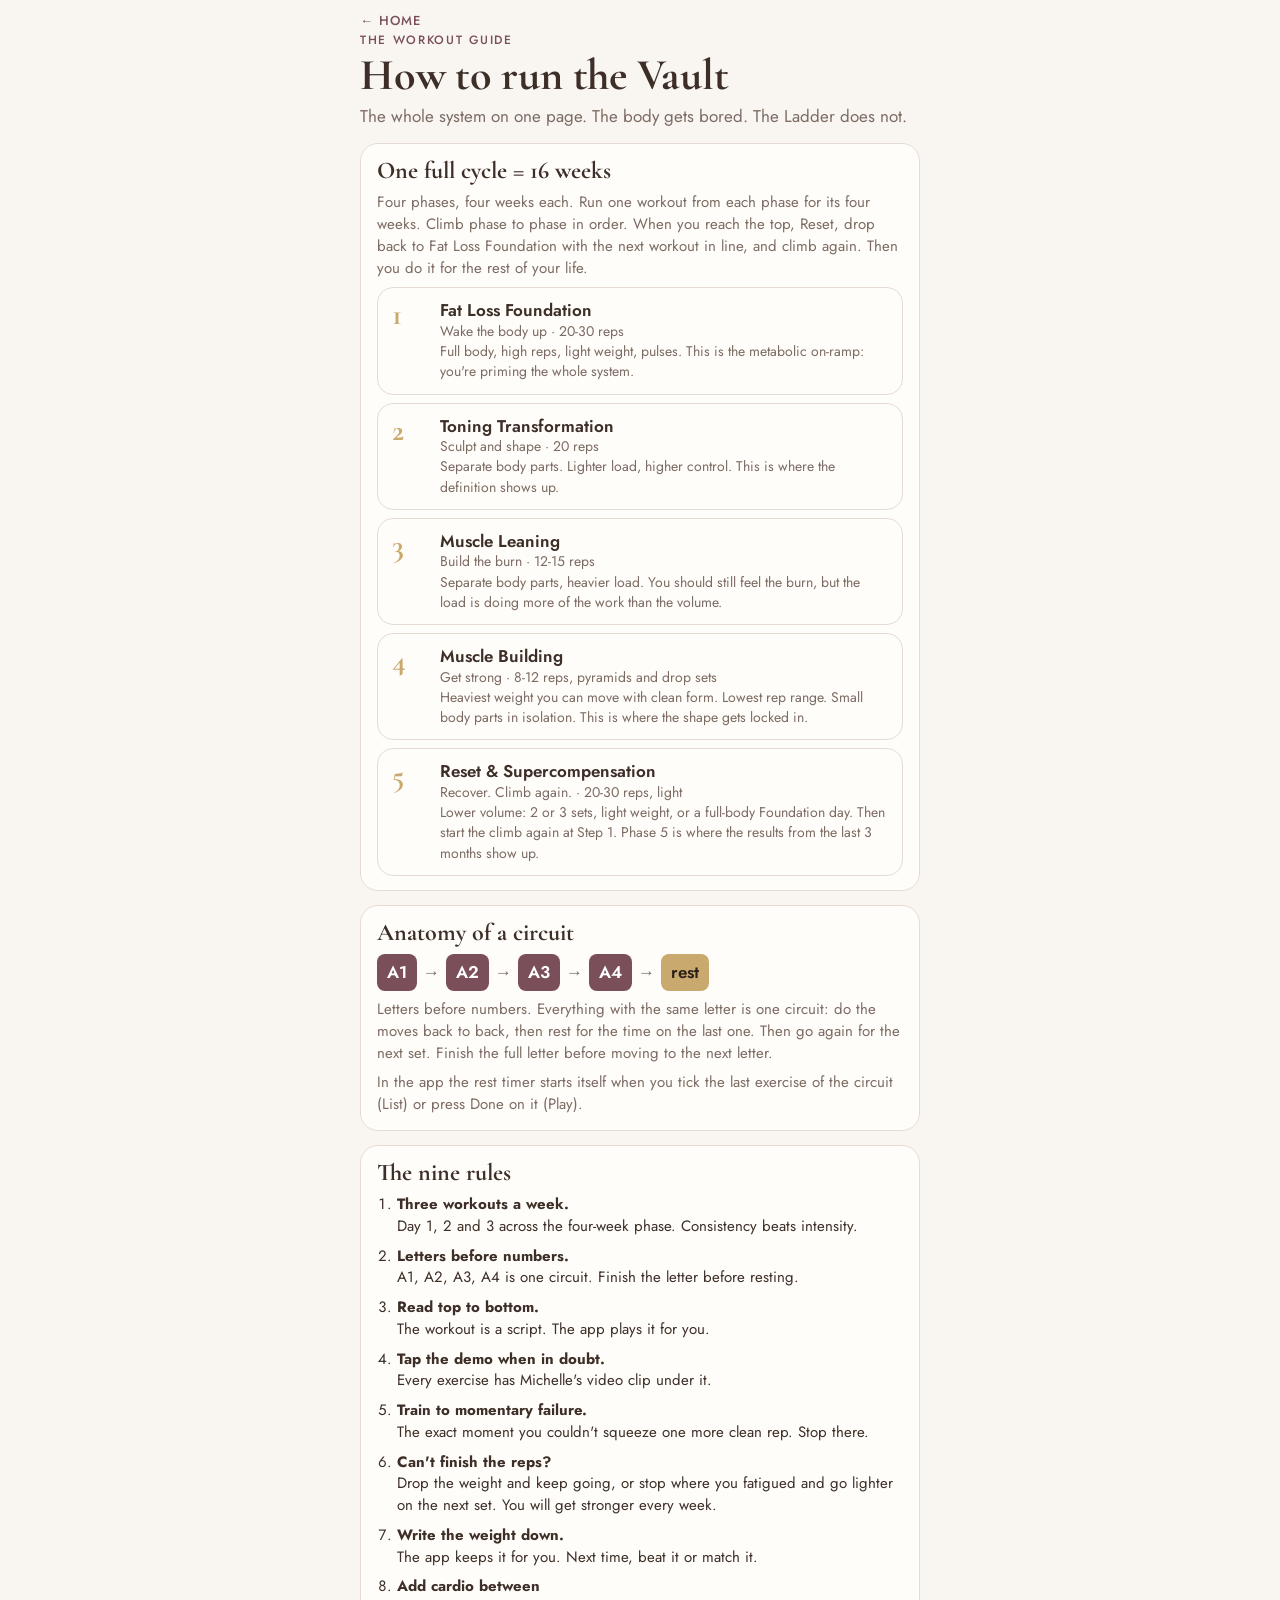
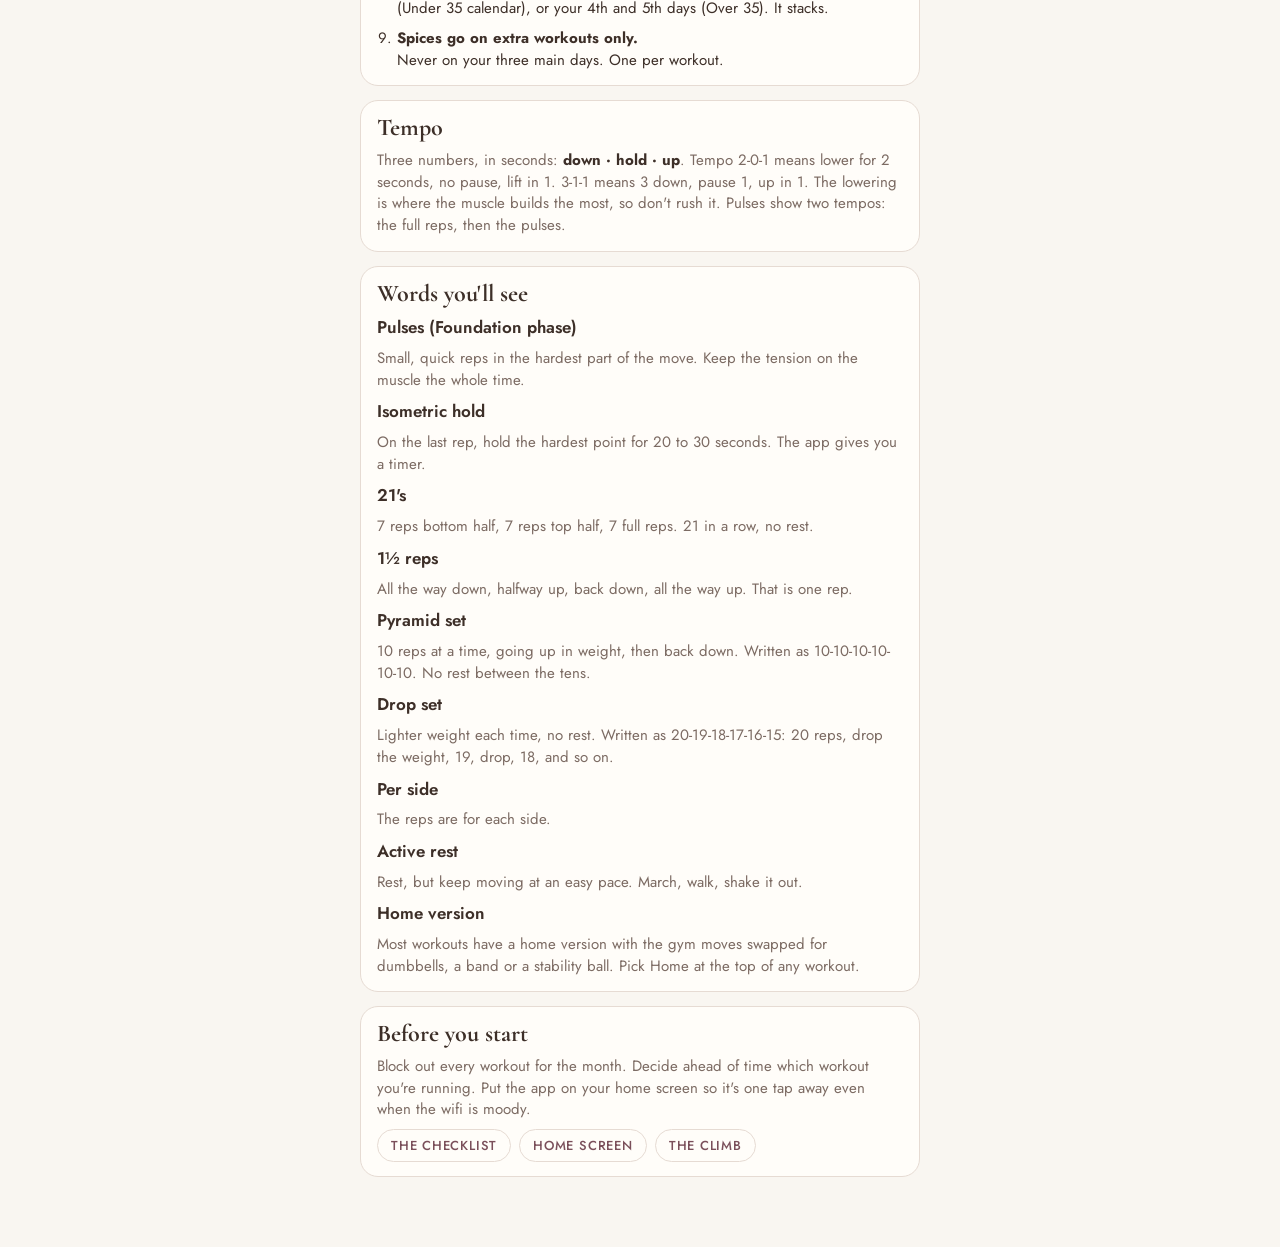
<file: guide.html>
<!doctype html>
<meta charset="utf-8">
<base target="_top">
<meta name="viewport" content="width=device-width, initial-scale=1, viewport-fit=cover">
<title>How to run the Vault · The Toning Vault</title>
<link rel="manifest" href="manifest.json">
<meta name="theme-color" content="#7a4f5a">
<meta name="apple-mobile-web-app-capable" content="yes">
<meta name="apple-mobile-web-app-title" content="Toning Vault">
<link rel="apple-touch-icon" href="icons/icon-180.png">
<link rel="preconnect" href="https://fonts.googleapis.com">
<link rel="stylesheet" href="https://fonts.googleapis.com/css2?family=Cormorant+Garamond:wght@600;700&family=Jost:wght@400;500;600&display=swap">
<link rel="stylesheet" href="vault.css">
<style>
.circuit{display:flex;gap:6px;align-items:center;flex-wrap:wrap;font-weight:600}
.circuit span{background:var(--brand);color:#fff;border-radius:8px;padding:6px 10px}
.circuit i{color:var(--muted);font-style:normal}
.circuit .r{background:var(--gold);color:#2b2118}
ol.rules{margin:0;padding-left:20px;display:flex;flex-direction:column;gap:8px;font-size:15px}
ol.rules b{display:block}
dl{margin:0;display:flex;flex-direction:column;gap:8px}
dt{font-weight:600}
dd{margin:0;color:var(--muted);font-size:15px}
.rung{grid-template-columns:36px 1fr}
</style>
<div class="wrap">
  <header class="page"><a class="back" href="start.html">← Home</a><span class="eyebrow">The Workout Guide</span><h1>How to run the Vault</h1><p class="lead">The whole system on one page. The body gets bored. The Ladder does not.</p></header>

  <section class="card">
    <h2>One full cycle = 16 weeks</h2>
    <p>Four phases, four weeks each. Run one workout from each phase for its four weeks. Climb phase to phase in order. When you reach the top, Reset, drop back to Fat Loss Foundation with the next workout in line, and climb again. Then you do it for the rest of your life.</p>
    <div class="ladder" id="ladder"></div>
  </section>

  <section class="card">
    <h2>Anatomy of a circuit</h2>
    <div class="circuit"><span>A1</span><i>→</i><span>A2</span><i>→</i><span>A3</span><i>→</i><span>A4</span><i>→</i><span class="r">rest</span></div>
    <p>Letters before numbers. Everything with the same letter is one circuit: do the moves back to back, then rest for the time on the last one. Then go again for the next set. Finish the full letter before moving to the next letter.</p>
    <p>In the app the rest timer starts itself when you tick the last exercise of the circuit (List) or press Done on it (Play).</p>
  </section>

  <section class="card">
    <h2>The nine rules</h2>
    <ol class="rules">
      <li><b>Three workouts a week.</b> Day 1, 2 and 3 across the four-week phase. Consistency beats intensity.</li>
      <li><b>Letters before numbers.</b> A1, A2, A3, A4 is one circuit. Finish the letter before resting.</li>
      <li><b>Read top to bottom.</b> The workout is a script. The app plays it for you.</li>
      <li><b>Tap the demo when in doubt.</b> Every exercise has Michelle's video clip under it.</li>
      <li><b>Train to momentary failure.</b> The exact moment you couldn't squeeze one more clean rep. Stop there.</li>
      <li><b>Can't finish the reps?</b> Drop the weight and keep going, or stop where you fatigued and go lighter on the next set. You will get stronger every week.</li>
      <li><b>Write the weight down.</b> The app keeps it for you. Next time, beat it or match it.</li>
      <li><b>Add cardio between</b> (Under 35 calendar), or your 4th and 5th days (Over 35). It stacks.</li>
      <li><b>Spices go on extra workouts only.</b> Never on your three main days. One per workout.</li>
    </ol>
  </section>

  <section class="card">
    <h2>Tempo</h2>
    <p>Three numbers, in seconds: <b>down · hold · up</b>. Tempo 2-0-1 means lower for 2 seconds, no pause, lift in 1. 3-1-1 means 3 down, pause 1, up in 1. The lowering is where the muscle builds the most, so don't rush it. Pulses show two tempos: the full reps, then the pulses.</p>
  </section>

  <section class="card">
    <h2>Words you'll see</h2>
    <dl>
      <dt>Pulses (Foundation phase)</dt><dd>Small, quick reps in the hardest part of the move. Keep the tension on the muscle the whole time.</dd>
      <dt>Isometric hold</dt><dd>On the last rep, hold the hardest point for 20 to 30 seconds. The app gives you a timer.</dd>
      <dt>21's</dt><dd>7 reps bottom half, 7 reps top half, 7 full reps. 21 in a row, no rest.</dd>
      <dt>1½ reps</dt><dd>All the way down, halfway up, back down, all the way up. That is one rep.</dd>
      <dt>Pyramid set</dt><dd>10 reps at a time, going up in weight, then back down. Written as 10-10-10-10-10-10. No rest between the tens.</dd>
      <dt>Drop set</dt><dd>Lighter weight each time, no rest. Written as 20-19-18-17-16-15: 20 reps, drop the weight, 19, drop, 18, and so on.</dd>
      <dt>Per side</dt><dd>The reps are for each side.</dd>
      <dt>Active rest</dt><dd>Rest, but keep moving at an easy pace. March, walk, shake it out.</dd>
      <dt>Home version</dt><dd>Most workouts have a home version with the gym moves swapped for dumbbells, a band or a stability ball. Pick Home at the top of any workout.</dd>
    </dl>
  </section>

  <section class="card">
    <h2>Before you start</h2>
    <p>Block out every workout for the month. Decide ahead of time which workout you're running. Put the app on your home screen so it's one tap away even when the wifi is moody.</p>
    <div class="toolrow"><a class="pill" href="checklist.html">The checklist</a><a class="pill" href="install.html">Home screen</a><a class="pill" href="climb.html">The Climb</a></div>
  </section>
</div>
<script src="vault.js"></script>
<script>
load().then(D=>{
  const rows=[...D.phases.map(p=>({n:p.step,name:p.name,tag:p.tag,reps:p.reps,about:p.about})),{n:5,name:D.reset.name,tag:D.reset.tag,reps:D.reset.reps,about:D.reset.about}];
  $('#ladder').innerHTML=rows.map(r=>`<div class="rung"><div class="num" style="color:var(--gold)">${r.n}</div><div><b>${esc(r.name)}</b><small>${esc(r.tag)} · ${esc(r.reps)}</small><small>${esc(r.about)}</small></div></div>`).join('');
});
</script>
</file>
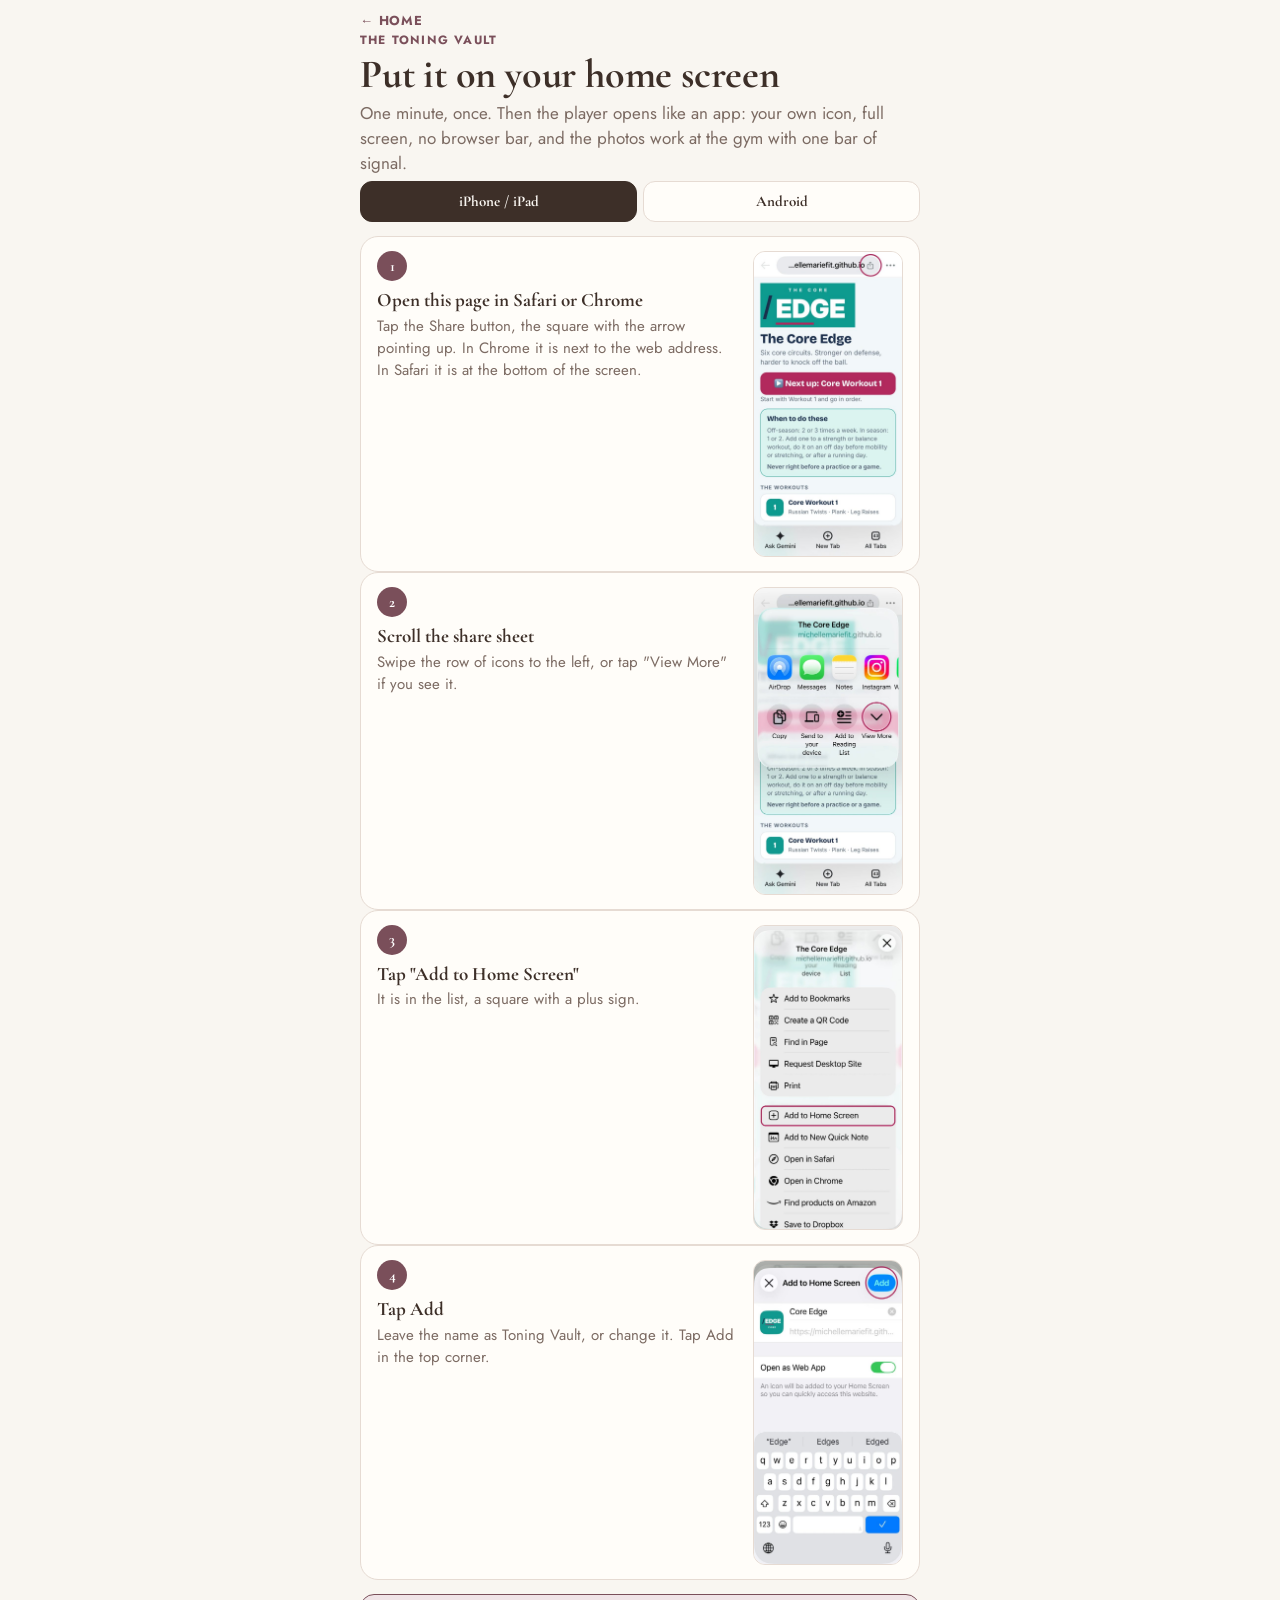
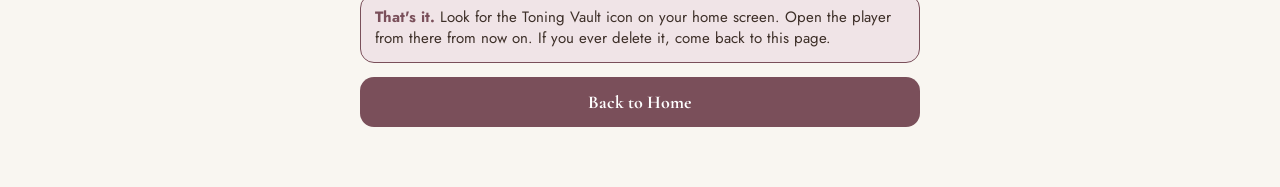
<file: install.html>
<!doctype html>
<meta charset="utf-8">
<base target="_top">
<meta name="viewport" content="width=device-width, initial-scale=1, viewport-fit=cover">
<title>Add to Home Screen · The Toning Vault</title>
<link rel="manifest" href="manifest.json">
<meta name="theme-color" content="#7a4f5a">
<meta name="apple-mobile-web-app-capable" content="yes">
<meta name="apple-mobile-web-app-title" content="Toning Vault">
<link rel="apple-touch-icon" href="icons/icon-180.png">
<link rel="preconnect" href="https://fonts.googleapis.com">
<link rel="stylesheet" href="https://fonts.googleapis.com/css2?family=Cormorant+Garamond:wght@600;700&family=Jost:wght@400;500;600&display=swap">
<link rel="stylesheet" href="vault.css">
<style>
/* Step-by-step: put the player on the home screen so it opens like an app. Screenshots by Michelle. */
  --display:"Bricolage Grotesque","Helvetica Neue",Arial,sans-serif;--body:"Inter","Helvetica Neue",Arial,sans-serif}
*{box-sizing:border-box}
body{margin:0;background:var(--bg);color:var(--ink);font:400 17px/1.45 var(--body);padding:0 16px 60px}
.wrap{max-width:560px;margin:0 auto;display:flex;flex-direction:column;gap:14px}
header{padding-top:14px;display:flex;flex-direction:column;gap:6px}
.eyebrow{font:700 12px/1.2 var(--body);letter-spacing:.1em;text-transform:uppercase;color:var(--brand)}
h1{font:800 clamp(28px,8vw,40px)/1.05 var(--display);margin:0}
.lead{margin:0;color:var(--muted)}
a.back{font:700 13px/1 var(--body);letter-spacing:.06em;text-transform:uppercase;color:var(--brand);text-decoration:none}
.tabs{display:flex;gap:6px}
.tabs button{flex:1;border:1px solid var(--line);background:var(--card);border-radius:12px;padding:12px;font:700 15px/1 var(--display);cursor:pointer}
.tabs button[aria-pressed="true"]{background:var(--ink);color:var(--bg);border-color:var(--ink)}
.step{background:var(--card);border:1px solid var(--line);border-radius:18px;padding:14px 16px;display:grid;grid-template-columns:1fr 150px;gap:14px;align-items:start}
.step .n{display:inline-grid;place-items:center;width:30px;height:30px;border-radius:50%;background:var(--brand);color:#fff;font:800 15px/1 var(--display);margin-bottom:8px}
.step h2{margin:0 0 4px;font:800 19px/1.2 var(--display)}
.step p{margin:0;color:var(--muted);font-size:15px}
.step img{width:150px;border-radius:12px;border:1px solid var(--line);display:block}
.step.noimg{grid-template-columns:1fr}
.done{background:var(--brand-soft);border:1px solid var(--brand);border-radius:14px;padding:12px 14px;font-size:15px}
.done b{color:var(--brand)}
.go{display:block;text-align:center;background:var(--accent);color:#fff;text-decoration:none;border-radius:14px;padding:16px;font:800 18px/1 var(--display)}
@media (max-width:380px){.step{grid-template-columns:1fr 120px}.step img{width:120px}}
</style>
<div class="wrap">
  <header><a class="back" href="start.html">← Home</a><span class="eyebrow">The Toning Vault</span><h1>Put it on your home screen</h1>
    <p class="lead">One minute, once. Then the player opens like an app: your own icon, full screen, no browser bar, and the photos work at the gym with one bar of signal.</p>
    <div class="tabs"><button data-os="ios" aria-pressed="true">iPhone / iPad</button><button data-os="android" aria-pressed="false">Android</button></div></header>
  <div id="steps"></div>
  <div class="done"><b>That's it.</b> Look for the Toning Vault icon on your home screen. Open the player from there from now on. If you ever delete it, come back to this page.</div>
  <a class="go" href="start.html">Back to Home</a>
</div>
<script>
const STEPS={
 ios:[
  ['Open this page in Safari or Chrome','Tap the Share button, the square with the arrow pointing up. In Chrome it is next to the web address. In Safari it is at the bottom of the screen.','icons/howto/iphone-1.jpg'],
  ['Scroll the share sheet','Swipe the row of icons to the left, or tap "View More" if you see it.','icons/howto/iphone-2.jpg'],
  ['Tap "Add to Home Screen"','It is in the list, a square with a plus sign.','icons/howto/iphone-3.jpg'],
  ['Tap Add','Leave the name as Toning Vault, or change it. Tap Add in the top corner.','icons/howto/iphone-4.jpg'],
 ],
 android:[
  ['Open this page in Chrome','Use the Chrome browser, not Samsung Internet or another one.',''],
  ['Tap the three dots','Top right corner of the screen.',''],
  ['Tap "Add to Home screen" or "Install app"','One of the two will be in the menu. Either works.',''],
  ['Tap Add or Install','Leave the name as Toning Vault. The icon appears on your home screen.',''],
 ]};
let os=/android/i.test(navigator.userAgent)?'android':'ios';
function render(){
  document.querySelectorAll('.tabs button').forEach(b=>b.setAttribute('aria-pressed',b.dataset.os===os));
  document.getElementById('steps').innerHTML=STEPS[os].map(([h,p,img],i)=>`<section class="step ${img?'':'noimg'}"><div><span class="n">${i+1}</span><h2>${h}</h2><p>${p}</p></div>${img?`<img src="${img}" alt="Step ${i+1}">`:''}</section>`).join('');
}
document.querySelectorAll('.tabs button').forEach(b=>b.addEventListener('click',()=>{os=b.dataset.os;render()}));
render();
</script>
<script src="vault.js"></script>
</file>
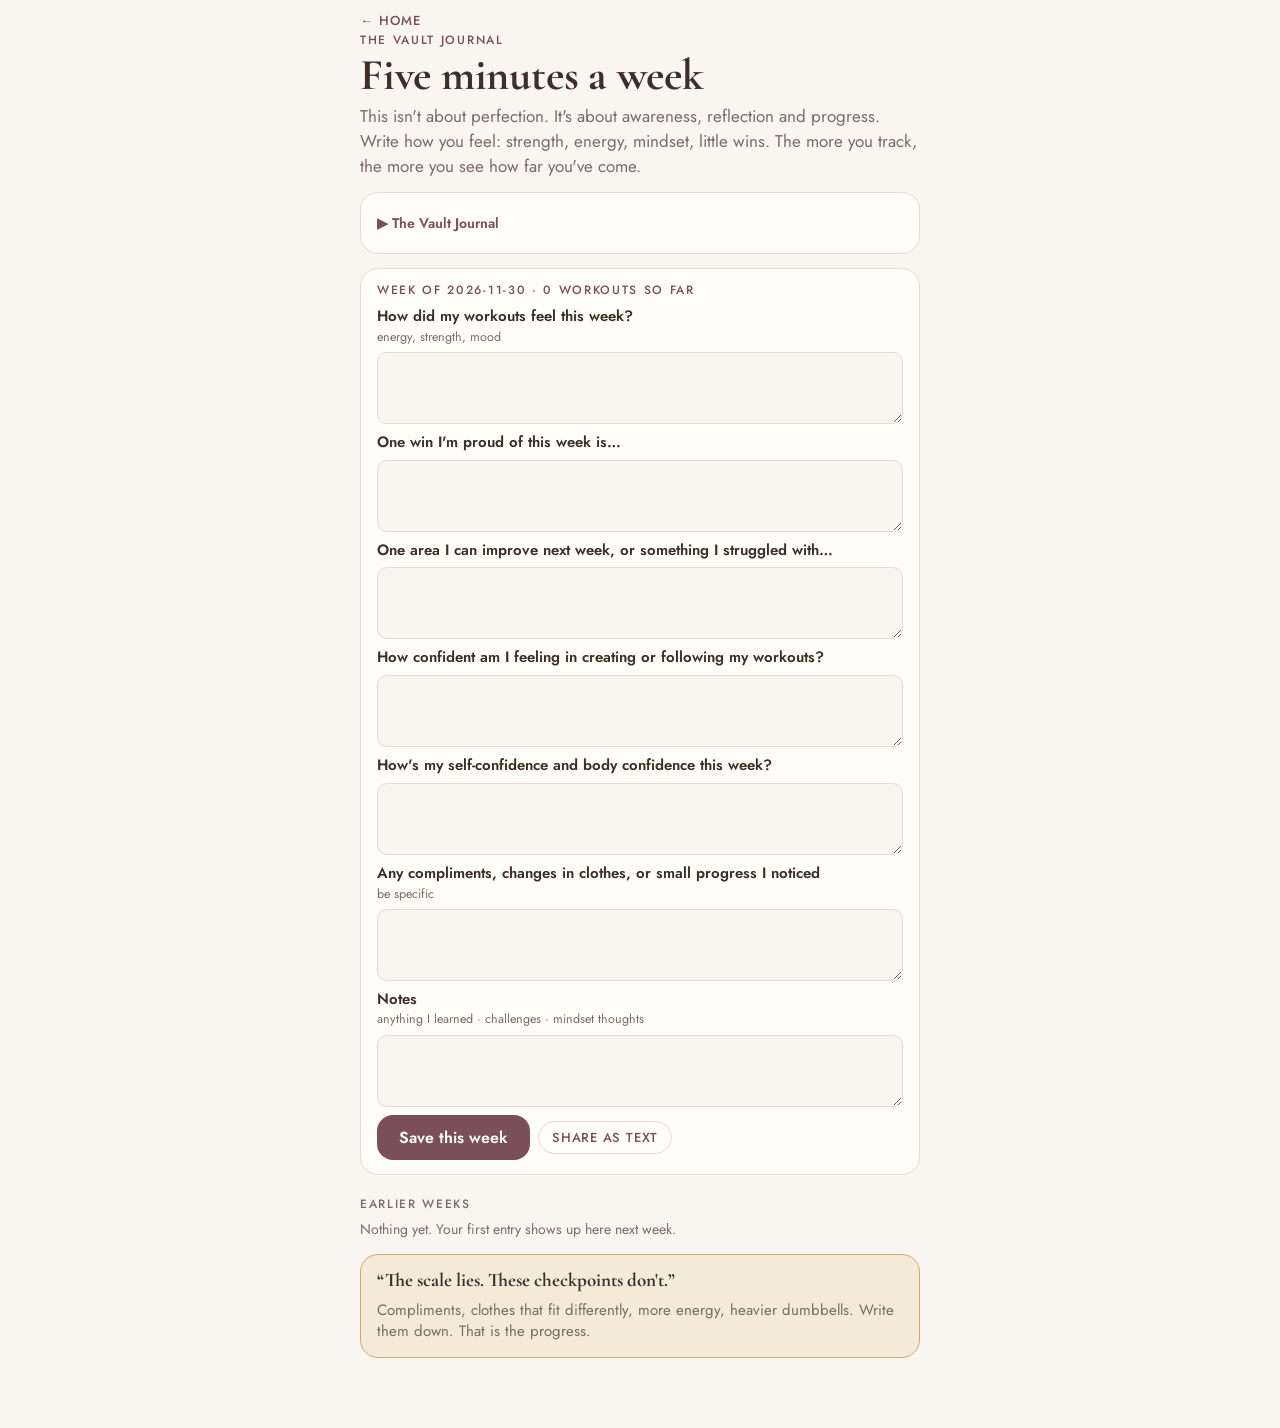
<file: journal.html>
<!doctype html>
<meta charset="utf-8">
<base target="_top">
<meta name="viewport" content="width=device-width, initial-scale=1, viewport-fit=cover">
<title>Vault Journal · The Toning Vault</title>
<link rel="manifest" href="manifest.json">
<meta name="theme-color" content="#7a4f5a">
<meta name="apple-mobile-web-app-capable" content="yes">
<meta name="apple-mobile-web-app-title" content="Toning Vault">
<link rel="apple-touch-icon" href="icons/icon-180.png">
<link rel="preconnect" href="https://fonts.googleapis.com">
<link rel="stylesheet" href="https://fonts.googleapis.com/css2?family=Cormorant+Garamond:wght@600;700&family=Jost:wght@400;500;600&display=swap">
<link rel="stylesheet" href="vault.css">
<style>
.q{display:flex;flex-direction:column;gap:6px}
.q label{font-weight:600;font-size:15px}
.q label small{display:block;font-weight:400;color:var(--muted)}
.past{display:flex;flex-direction:column;gap:8px}
.past details{background:var(--card);border:1px solid var(--line);border-radius:14px;padding:10px 14px}
.past summary{font-weight:600;cursor:pointer}
.past dl{margin:8px 0 0;font-size:14px}
.past dt{font-weight:600;margin-top:6px}
.past dd{margin:0;color:var(--muted);white-space:pre-wrap}
.saved{color:var(--done);font-weight:600;font-size:14px}
</style>
<div class="wrap">
  <header class="page"><a class="back" href="start.html">← Home</a><span class="eyebrow">The Vault Journal</span><h1>Five minutes a week</h1>
    <p class="lead">This isn't about perfection. It's about awareness, reflection and progress. Write how you feel: strength, energy, mindset, little wins. The more you track, the more you see how far you've come.</p></header>
  <div class="card" id="jvid"></div>
  <section class="card" id="form"></section>
  <h2 class="also">Earlier weeks</h2>
  <section class="past" id="past"></section>
  <section class="card gold"><h3>“The scale lies. These checkpoints don't.”</h3><p>Compliments, clothes that fit differently, more energy, heavier dumbbells. Write them down. That is the progress.</p></section>
</div>
<script src="vault.js"></script>
<script>
const Q=[
 ['feel','How did my workouts feel this week?','energy, strength, mood'],
 ['win',"One win I'm proud of this week is…",''],
 ['improve','One area I can improve next week, or something I struggled with…',''],
 ['confident','How confident am I feeling in creating or following my workouts?',''],
 ['body',"How's my self-confidence and body confidence this week?",''],
 ['noticed','Any compliments, changes in clothes, or small progress I noticed','be specific'],
 ['notes','Notes','anything I learned · challenges · mindset thoughts'],
];
const wkKey=d=>ymd(monday(d));
let saved=false;
function entries(){return store.get('vault:journal',{})}
function render(){
  const all=entries(), k=wkKey(new Date()), e=all[k]||{};
  const c=climb(); const D=null;
  const done=doneInWeek(monday(new Date())).length;
  $('#form').innerHTML=`<span class="eyebrow">Week of ${esc(k)}${c?` · Step ${c.step}`:''} · ${done} workout${done===1?'':'s'} so far</span>
    ${Q.map(([id,q,hint])=>`<div class="q"><label for="j-${id}">${esc(q)}${hint?`<small>${esc(hint)}</small>`:''}</label><textarea id="j-${id}" data-q="${id}">${esc(e[id]||'')}</textarea></div>`).join('')}
    <div class="toolrow"><button class="go" id="save" style="width:auto;padding:14px 22px;font-size:16px">Save this week</button>${saved?'<span class="saved">Saved ✓</span>':''}<button class="pill" id="share">Share as text</button></div>`;
  const past=Object.keys(all).filter(x=>x!==k).sort().reverse();
  $('#past').innerHTML=past.length?past.map(x=>`<details><summary>Week of ${esc(x)}</summary><dl>${Q.filter(([id])=>all[x][id]).map(([id,q])=>`<dt>${esc(q)}</dt><dd>${esc(all[x][id])}</dd>`).join('')}</dl></details>`).join(''):'<p class="note">Nothing yet. Your first entry shows up here next week.</p>';
}
function collect(){const all=entries(),k=wkKey(new Date());const e={};document.querySelectorAll('textarea[data-q]').forEach(t=>{if(t.value.trim())e[t.dataset.q]=t.value.trim()});all[k]=e;store.set('vault:journal',all);return e}
document.addEventListener('click',async e=>{
  const b=e.target.closest('button');if(!b)return;
  if(b.id==='save'){collect();saved=true;render();setTimeout(()=>{saved=false},3000);return}
  if(b.id==='share'){const en=collect();const txt=`Vault Journal · week of ${wkKey(new Date())}\n\n`+Q.filter(([id])=>en[id]).map(([id,q])=>`${q}\n${en[id]}`).join('\n\n');
    try{if(navigator.share)await navigator.share({text:txt});else{await navigator.clipboard.writeText(txt);alert('Copied')}}catch(x){}}
});
document.addEventListener('input',e=>{if(e.target.matches('textarea[data-q]'))collect()});
$('#jvid').innerHTML=vidHTML('journal');
render();
</script>
</file>
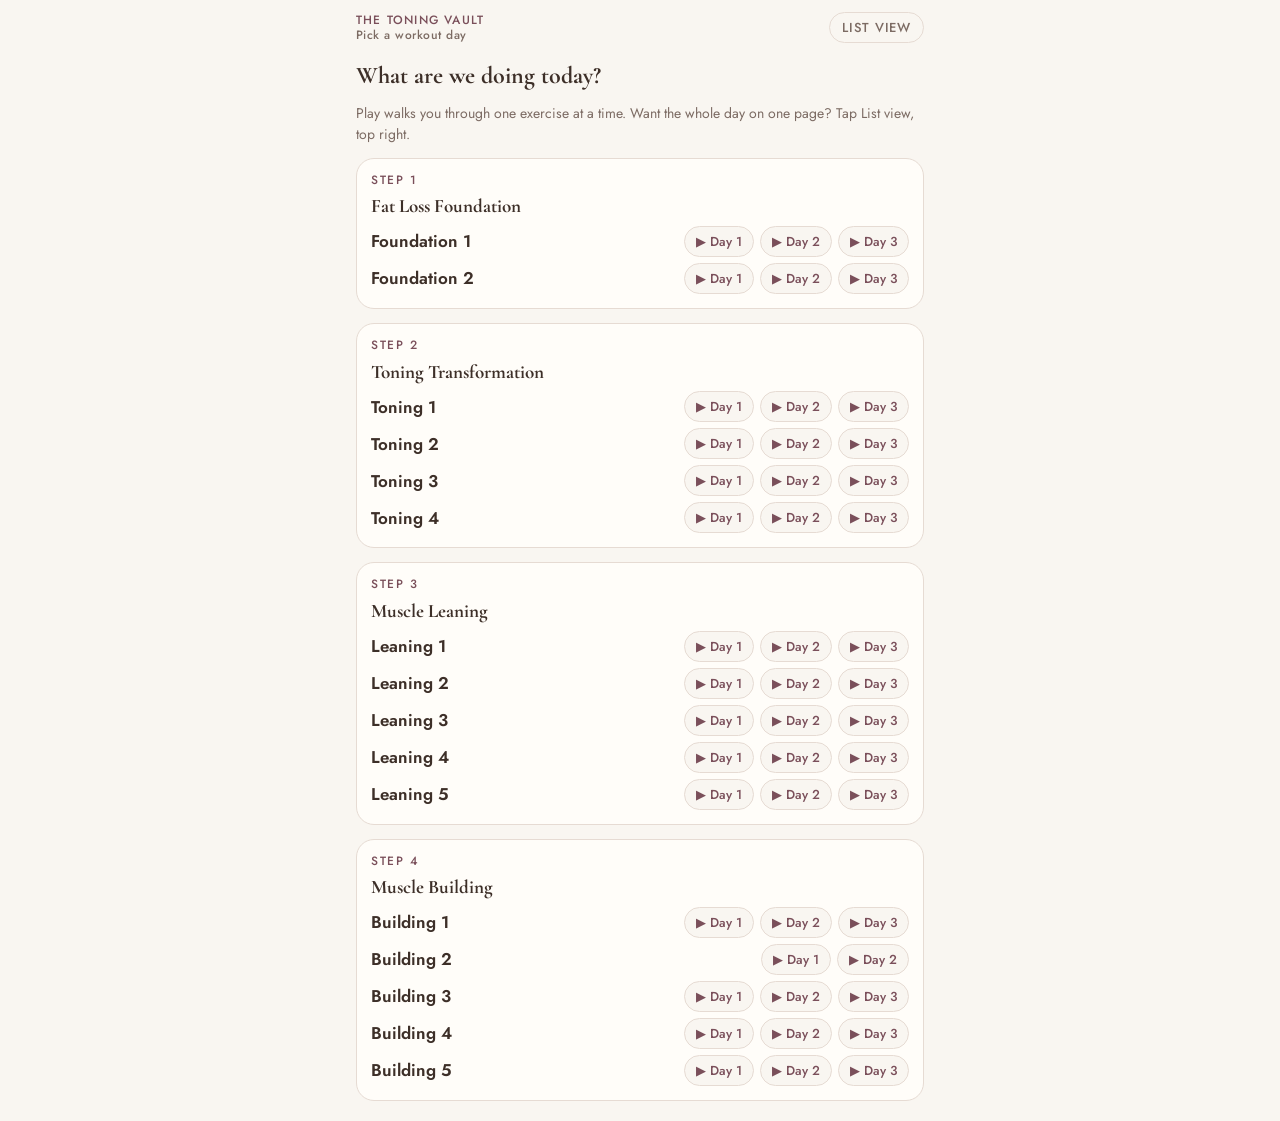
<file: play.html>
<!doctype html>
<meta charset="utf-8">
<base target="_top">
<meta name="viewport" content="width=device-width, initial-scale=1, viewport-fit=cover">
<title>Play · The Toning Vault</title>
<link rel="manifest" href="manifest.json">
<meta name="theme-color" content="#7a4f5a">
<meta name="apple-mobile-web-app-capable" content="yes">
<meta name="apple-mobile-web-app-title" content="Toning Vault">
<link rel="apple-touch-icon" href="icons/icon-180.png">
<link rel="preconnect" href="https://fonts.googleapis.com">
<link rel="stylesheet" href="https://fonts.googleapis.com/css2?family=Cormorant+Garamond:wght@600;700&family=Jost:wght@400;500;600&display=swap">
<link rel="stylesheet" href="vault.css">
<style>
/* Guided play: one exercise at a time, one big button. Walks every round of every circuit, starts the rest
   timer itself, saves the same ticks as the list view, remembers weights. Link: play.html#tt-1-d2 */
html,body{height:100%}
body{display:flex;flex-direction:column;padding:env(safe-area-inset-top,0) max(14px,env(safe-area-inset-right,0)) max(14px,env(safe-area-inset-bottom,0)) max(14px,env(safe-area-inset-left,0))}
@media (min-width:640px){body{max-width:600px;margin:0 auto;padding-left:16px;padding-right:16px}}
.top{display:flex;align-items:center;justify-content:space-between;gap:10px;padding:12px 0 8px}
.top .where{font:500 12px/1.2 var(--body);letter-spacing:.1em;text-transform:uppercase;color:var(--brand)}
.top .where small{display:block;color:var(--muted);letter-spacing:.04em;font-size:12px;text-transform:none}
.top a{font:500 13px/1 var(--body);letter-spacing:.06em;text-transform:uppercase;color:var(--muted);text-decoration:none;border:1px solid var(--line);border-radius:999px;padding:8px 12px;white-space:nowrap}
.dots{display:flex;gap:3px;margin-bottom:12px}
.dots i{flex:1;height:5px;border-radius:3px;background:var(--line)}
.dots i.done{background:var(--gold)}.dots i.now{background:var(--brand)}
main{flex:1;display:flex;flex-direction:column;gap:12px;min-height:0}
main .row{margin-top:auto}
.card{border-radius:22px}
.pair img{max-height:260px}
.photo{max-height:300px}
h1.ex{margin:0;font:600 clamp(22px,6.5vw,30px)/1.15 var(--body);display:flex;gap:10px;align-items:flex-start}
.sub{font-size:14px;color:var(--muted)}
.wt{display:flex;align-items:center;gap:8px;font-size:15px;color:var(--muted)}
.wt input{width:84px;text-align:center;font-weight:600;color:var(--ink);font-size:17px}
.links{display:flex;gap:14px;flex-wrap:wrap;align-items:center}
.links button,.links a{background:none;border:0;padding:6px 0;font-weight:600;color:var(--brand);text-decoration:none}
.go{border-radius:16px;padding:20px;font-size:21px}
.row{display:flex;gap:8px}
.row .back{flex:0 0 auto;border:1px solid var(--line);background:var(--card);border-radius:16px;padding:0 16px;font:600 14px/1 var(--body);letter-spacing:.06em;text-transform:uppercase}
.row .go{flex:1}
.hold{display:flex;align-items:center;gap:12px;background:var(--ink);color:var(--bg);border-radius:14px;padding:12px 14px}
.hold .t{font:700 44px/1 var(--body);font-variant-numeric:tabular-nums;min-width:2.2ch}
.hold button{border:1px solid currentColor;background:transparent;color:inherit;border-radius:12px;padding:10px 14px;font-weight:600;margin-left:auto}
.restcard{flex:1;background:var(--brand);color:#fff;border-radius:22px;display:flex;flex-direction:column;align-items:center;justify-content:center;gap:10px;padding:20px;text-align:center;position:relative;overflow:hidden}
.restcard .big{font:700 clamp(90px,30vw,150px)/1 var(--body);font-variant-numeric:tabular-nums}
.restcard .lbl{font:700 26px/1.2 var(--display)}
.restcard .subl{opacity:.85;font-size:16px}
.restcard .next{margin-top:8px;background:rgba(255,255,255,.15);border-radius:14px;padding:10px 14px;font-size:15px}
.restcard .next b{display:block;font:600 18px/1.2 var(--body)}
.restcard .btns{display:flex;gap:10px;margin-top:10px}
.restcard .btns button{border:2px solid #fff;background:transparent;color:#fff;border-radius:14px;padding:14px 18px;font:600 17px/1 var(--body)}
.bar{position:absolute;left:0;top:0;height:6px;background:var(--gold);transition:width 1s linear}
.donecard{flex:1;background:var(--done-soft);border:1px solid var(--done);border-radius:22px;display:flex;flex-direction:column;justify-content:center;gap:10px;padding:24px;text-align:center}
.donecard h2{font-size:36px;color:var(--done)}
.intro{flex:1;display:flex;flex-direction:column;gap:12px;justify-content:center}
.intro h2{font-size:34px}
.intro .opt{display:flex;align-items:center;justify-content:space-between;gap:10px;background:var(--card);border:1px solid var(--line);border-radius:14px;padding:12px 14px}
.intro .change{font:500 13px/1 var(--body);letter-spacing:.06em;text-transform:uppercase;color:var(--brand);text-decoration:none}
.picker{display:flex;flex-direction:column;gap:14px;padding-bottom:20px}
.picker .grp{background:var(--card);border:1px solid var(--line);border-radius:18px;padding:14px;display:flex;flex-direction:column;gap:8px}
.picker .ws{display:flex;flex-direction:column;gap:6px}
.picker .w{display:flex;justify-content:space-between;align-items:center;gap:8px}
.picker .w b{font-weight:600}
.picker .days{display:flex;gap:6px}
.picker .days a{text-decoration:none;color:var(--brand);border:1px solid var(--line);border-radius:999px;padding:8px 11px;font:500 13px/1 var(--body);background:var(--bg)}
.spice{background:var(--gold-soft);border:1px solid var(--gold);border-radius:14px;padding:10px 12px;font-size:14px}
</style>
<header class="top">
  <div class="where" id="where">The Toning Vault</div>
  <a id="listLink" href="index.html#all">List view</a>
</header>
<div class="dots" id="dots"></div>
<main id="main"></main>

<script src="vault.js"></script>
<script>
let D=null, P=null, W=null, DAYX=null, steps=[], at=-1, rest=null, timer=null, hold=null, openVid=false;
const place=()=>(climb()||store.get('vault:setup',{})).place||'gym';
const setPlace=v=>{const c=climb();if(c){c.place=v;setClimb(c)}else{const o=store.get('vault:setup',{});o.place=v;store.set('vault:setup',o)}};
const key=()=>`vault:day:${DAYX.id}`;
const shown=e=>shownEx(D,DAYX.id,e,place());

// Steps: for every circuit, round by round. An exercise with its own rest gets a rest step after it
// (the PDFs put the rest on the last exercise of a circuit). Exercises with fewer sets drop out of later rounds.
function buildSteps(){
  steps=[];
  DAYX.blocks.forEach(b=>{
    b={...b,exercises:b.exercises.map((e,i)=>spiced(e,i===b.exercises.length-1))};
    const rounds=Math.max(...b.exercises.map(e=>e.sets||1));
    for(let r=0;r<rounds;r++){
      const inRound=b.exercises.filter(e=>(e.sets||1)>r);
      inRound.forEach((e,i)=>{
        steps.push({kind:'ex',e,round:r,rounds,block:b,last:i===inRound.length-1,lastInBlock:e===b.exercises[b.exercises.length-1]});
        if(e.restSeconds>0) steps.push({kind:'rest',sec:e.restSeconds,block:b,round:r,rounds,active:!!e.activeRest});
      });
    }
  });
  if(steps.length&&steps[steps.length-1].kind==='rest') steps.pop();
}
function beep(){
  try{const c=new (window.AudioContext||window.webkitAudioContext)();const o=c.createOscillator(),g=c.createGain();o.connect(g);g.connect(c.destination);
    o.frequency.value=880;g.gain.value=.25;o.start();o.stop(c.currentTime+.18);
    const o2=c.createOscillator();o2.connect(g);o2.frequency.value=1175;o2.start(c.currentTime+.22);o2.stop(c.currentTime+.45)}catch(e){}
  try{navigator.vibrate&&navigator.vibrate([150,80,150])}catch(e){}
}
function startTimer(kind,sec){
  stopTimer();const ends=Date.now()+sec*1000;
  const t={kind,ends,total:sec,left:sec};if(kind==='rest')rest=t;else hold=t;
  timer=setInterval(()=>{t.left=Math.ceil((t.ends-Date.now())/1000);
    if(t.left<=0){stopTimer();beep();if(kind==='rest')next();else{hold={done:true};render()}}else tick(t)},250);
  render();
}
function stopTimer(){clearInterval(timer);timer=null;rest=null;hold=null}
function tick(t){const el=$('#tnum'),b=$('#tbar');if(el)el.textContent=t.left;if(b)b.style.width=(100*(t.total-t.left)/t.total)+'%'}
function tickSet(e,round,on){const s=store.get(key(),{ticks:{}});const a=s.ticks[e.code]||[];a[round]=on;s.ticks[e.code]=a;store.set(key(),s)}
function saveWt(){const i=$('#wt');if(i&&i.value!=='')saveWeight(i.dataset.wt,+i.value)}

function next(){
  saveWt();stopTimer();openVid=false;
  const cur=steps[at];
  if(cur&&cur.kind==='ex')tickSet(cur.e,cur.round,true);
  at++;
  if(at>=steps.length){finish();return}
  if(steps[at].kind==='rest'){startTimer('rest',steps[at].sec);return}
  render();window.scrollTo(0,0);
}
function back(){stopTimer();openVid=false;if(at>0){at--;if(steps[at].kind==='rest')at--;if(steps[at]&&steps[at].kind==='ex')tickSet(steps[at].e,steps[at].round,false)}render()}
function finish(){
  const s=store.get(key(),{ticks:{}});s.finished=Date.now();store.set(key(),s);
  logDone(DAYX,W,P);
  at=steps.length;render();
}

function render(){
  $('#listLink').href=`index.html#${DAYX.id}`;
  const exSteps=steps.filter(s=>s.kind==='ex');
  const doneCount=steps.slice(0,Math.max(at,0)).filter(s=>s.kind==='ex').length;
  $('#dots').innerHTML=exSteps.map((s,i)=>`<i class="${i<doneCount?'done':i===doneCount&&at<steps.length?'now':''}"></i>`).join('');
  const m=$('#main');
  const pl=place();
  if(at<0){
    const sp=spiceToday();
    $('#where').innerHTML=`Step ${P.step} · ${esc(P.name)}<small>${esc(W.name)}</small>`;
    m.innerHTML=`<div class="intro"><span class="eyebrow">${esc(W.name)}</span><h2>Day ${DAYX.day}</h2>
      <p class="note">${DAYX.n} exercises, ${DAYX.blocks.length} circuit${DAYX.blocks.length>1?'s':''}, about ${DAYX.minutes} minutes. ${esc(P.reps)}. I'll tell you what's next and start the rest timer for you.</p>
      <div class="chips">${DAYX.blocks.map(b=>`<span class="chip">${esc(b.label)}: ${b.exercises.map(e=>e.code).join(' → ')}</span>`).join('')}</div>
      <div class="opt"><span><b>Where are you?</b><br><small class="note">Home swaps in the home version of each move.</small></span><span class="seg"><button data-place="gym" aria-pressed="${pl==='gym'}">Gym</button><button data-place="home" aria-pressed="${pl==='home'}">Home</button></span></div>
      ${sp?`<div class="spice"><b>Today's spice: ${esc(sp.name)}</b> on ${sp.scope==='all'?'every exercise':'the last exercise of each circuit'}. ${esc(sp.how)} <a href="spice.html" style="color:inherit">Change</a></div>`:''}
      <button class="go" id="start">Start</button><a class="change" href="play.html">Pick a different workout</a></div>`;
    return;
  }
  if(at>=steps.length){
    $('#where').innerHTML=`Step ${P.step} · ${esc(P.name)}<small>${esc(W.name)}</small>`;
    const n=doneInWeek(monday(new Date())).length;
    const nx=W.days.find(x=>x.day===DAYX.day+1);
    m.innerHTML=`<div class="donecard"><h2>Day ${DAYX.day} done</h2><p>Nice work. Drink some water. ${nx?`Next time it's Day ${nx.day}.`:'That was the last day of this workout. Next time, back to Day 1.'}</p><p><b>${n}</b> workout${n===1?'':'s'} this week.</p>
      <a class="go" style="display:block;text-decoration:none;text-align:center" href="week.html">See the week</a><a class="go quiet" style="display:block;text-decoration:none;text-align:center" href="start.html">Home</a></div>`;
    return;
  }
  const s=steps[at];
  if(s.kind==='rest'){
    const nx=steps[at+1];const ne=nx&&nx.kind==='ex'?shown(nx.e):null;
    $('#where').innerHTML=`${s.active?'Active rest':'Rest'}<small>${s.block.label} · round ${s.round+1} of ${s.rounds}</small>`;
    m.innerHTML=`<div class="restcard"><div class="bar" id="tbar" style="width:${rest?100*(rest.total-rest.left)/rest.total:0}%"></div>
      <div class="big" id="tnum">${rest?rest.left:s.sec}</div><div class="lbl">${s.active?'Active rest':'Rest'}</div><div class="subl">${s.active?'Keep moving, easy pace.':'Breathe. Shake it out.'}</div>
      ${ne?`<div class="next">Next up<b>${esc(ne.code)} · ${esc(ne.name)}</b>${nx.round===s.round?`round ${nx.round+1}`:`round ${nx.round+1} of ${nx.rounds}`}</div>`:''}
      <div class="btns"><button id="plus">+15s</button><button id="skip">Skip rest</button></div></div>`;
    return;
  }
  const e=shown(s.e);const hs=holdSeconds(e);
  const idx=exSteps.indexOf(s);
  $('#where').innerHTML=`${esc(s.block.label)} · round ${s.round+1} of ${s.rounds}<small>${idx+1} of ${exSteps.length} · ${esc(W.name)} Day ${DAYX.day}</small>`;
  const vidBtn=e.video?(EMBED_OK?`<button data-embed="${esc(e.video)}">${openVid===e.video?'✕ Close demo':'▶ Watch demo'}</button>`:`<a href="https://www.youtube.com/watch?v=${esc(e.video)}" target="_blank" rel="noopener">▶ Watch demo</a>`):'';
  const holdUI=hs?(hold&&!hold.done?`<div class="hold"><div class="t" id="tnum">${hold.left}</div><div>Hold the hardest point</div><button id="stopHold">Stop</button></div>`
    :`<button class="go quiet" id="startHold" style="padding:14px;font-size:17px">⏱ ${hold&&hold.done?'Hold done · again?':`Start ${hs}s hold`}</button>`):'';
  const lw=lastWeight(e.video||e.name);
  const sp=special(e);
  m.innerHTML=`<div class="card">${picHTML(D,e,false)}${openVid&&EMBED_OK?`<div class="embed"><iframe src="https://www.youtube-nocookie.com/embed/${esc(openVid)}?rel=0&modestbranding=1&playsinline=1&autoplay=1" allow="autoplay; encrypted-media; picture-in-picture" allowfullscreen></iframe></div>`:''}
    <h1 class="ex"><span class="code ${e.swapped?'swap':''}">${esc(e.code)}</span><span>${esc(e.name)}</span></h1>
    ${e.swapped?`<div class="sub">Swapped in for ${esc(e.orig)}</div>`:e.gymName?`<div class="sub">At the gym: ${esc(e.gymName)}</div>`:''}
    <div class="chips">${e.reps?`<span class="chip hot">${esc(e.reps)} reps</span>`:''}${e.sets>1?`<span class="chip">set ${s.round+1} of ${e.sets}</span>`:''}${e.tempo?`<span class="chip">tempo ${esc(e.tempo)}</span>`:''}${e.restSeconds?`<span class="chip">then rest ${e.restSeconds}s</span>`:''}</div>
    ${e.tempo?`<div class="sub">${esc(TEMPO_WORDS(e.tempo))}, in seconds</div>`:''}
    ${sp?`<p class="note">${esc(sp)}</p>`:''}
    ${spiceBox(e)}
    ${holdUI}
    <label class="wt">Weight <input id="wt" type="number" inputmode="decimal" step="0.5" min="0" data-wt="${esc(e.video||e.name)}" value="${lw&&lw.d===TODAY?lw.w:''}" placeholder="${lw?'last '+lw.w:'lb'}"> lb${lw&&lw.d!==TODAY?`<span class="sub">last time ${lw.w}</span>`:''}</label>
    <div class="links">${vidBtn}<button data-swap="1">⇄ ${e.swapped?'Swapped · change':'Swap'}</button></div></div>
    <div class="row">${at>0?'<button class="back" id="back">Back</button>':''}<button class="go" id="done">${steps[at+1]&&steps[at+1].kind==='rest'?'Done · start rest':(at===steps.length-1?'Done · finish':'Done · next')}</button></div>`;
}

document.addEventListener('click',e=>{
  const b=e.target.closest('button,a');if(!b)return;
  if(b.id==='start'){store.set(key(),{ticks:{}});at=0;render();return}
  if(b.id==='done'){next();return}
  if(b.id==='back'){back();return}
  if(b.id==='skip'){next();return}
  if(b.id==='plus'&&rest){rest.ends+=15000;rest.total+=15;return}
  if(b.id==='startHold'){startTimer('hold',holdSeconds(shown(steps[at].e)));return}
  if(b.id==='stopHold'){stopTimer();render();return}
  if(b.dataset.place){setPlace(b.dataset.place);reload();return}
  if(b.dataset.embed){openVid=openVid===b.dataset.embed?false:b.dataset.embed;render();return}
  if(b.dataset.swap){saveWt();openSwap(D,DAYX.id,shown(steps[at].e),place(),render);return}
});
document.addEventListener('visibilitychange',()=>{if(!document.hidden&&(rest||hold))render()});

function reload(){
  const id=decodeURIComponent(location.hash.replace(/^#/,'')).toLowerCase();
  const x=dayPlaced(D,id,place());
  if(!x){renderPicker();return}
  P=x.phase;W=x.workout;DAYX=x.day;buildSteps();render();
}
load().then(d=>{D=d;reload()});

function renderPicker(){
  $('#where').innerHTML=`The Toning Vault<small>Pick a workout day</small>`;
  $('#listLink').href='index.html#all';$('#dots').innerHTML='';
  const pl=place();
  $('#main').innerHTML=`<div class="picker"><h2>What are we doing today?</h2>
    <p class="note">Play walks you through one exercise at a time. Want the whole day on one page? Tap List view, top right.</p>
    ${D.phases.map(p=>`<div class="grp"><span class="eyebrow">Step ${p.step}</span><h3>${esc(p.name)}</h3><div class="ws">${p.workouts.filter(w=>!w.home).map(w=>{const pw=placed(D,w,pl);return `<div class="w"><b>${esc(w.name)}</b><span class="days">${pw.days.map(d=>`<a href="play.html#${esc(d.id)}">▶ Day ${d.day}</a>`).join('')}</span></div>`}).join('')}</div></div>`).join('')}
  </div>`;
}
window.addEventListener('hashchange',()=>location.reload());
</script>
</file>
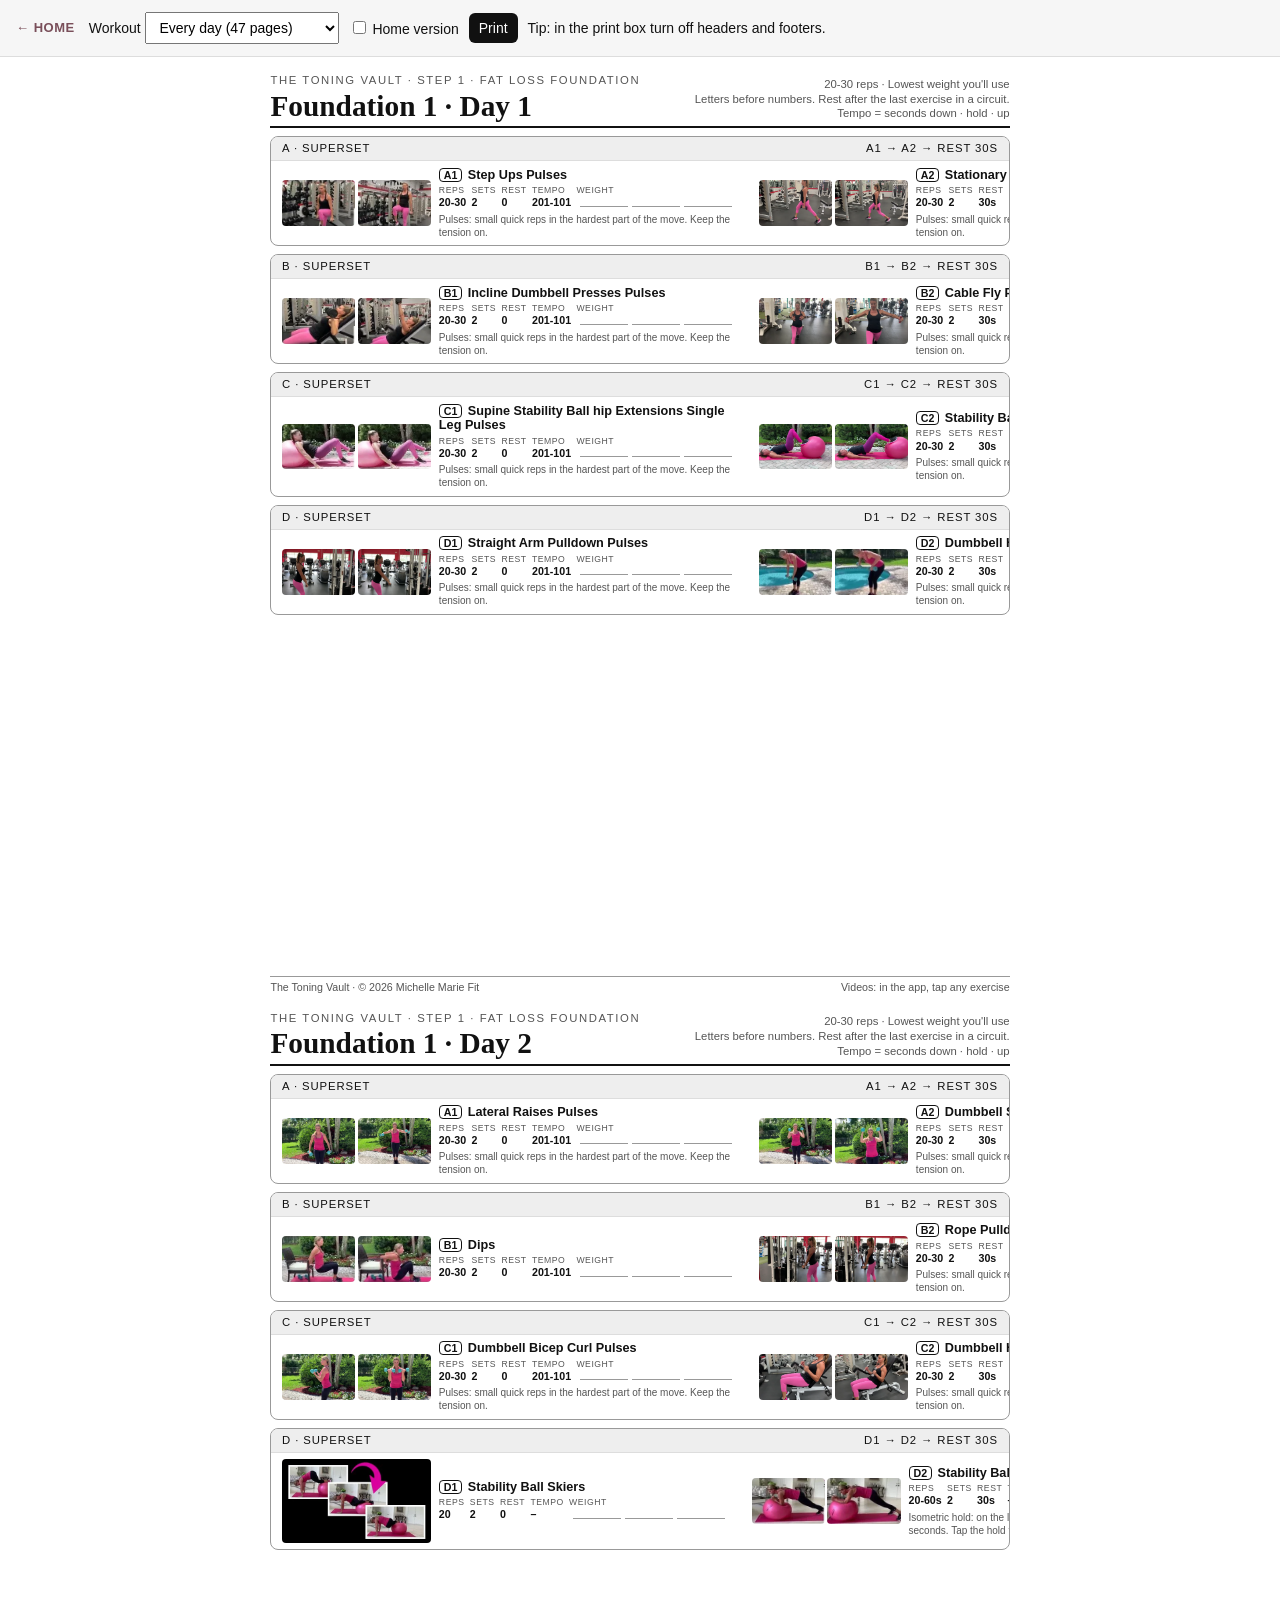
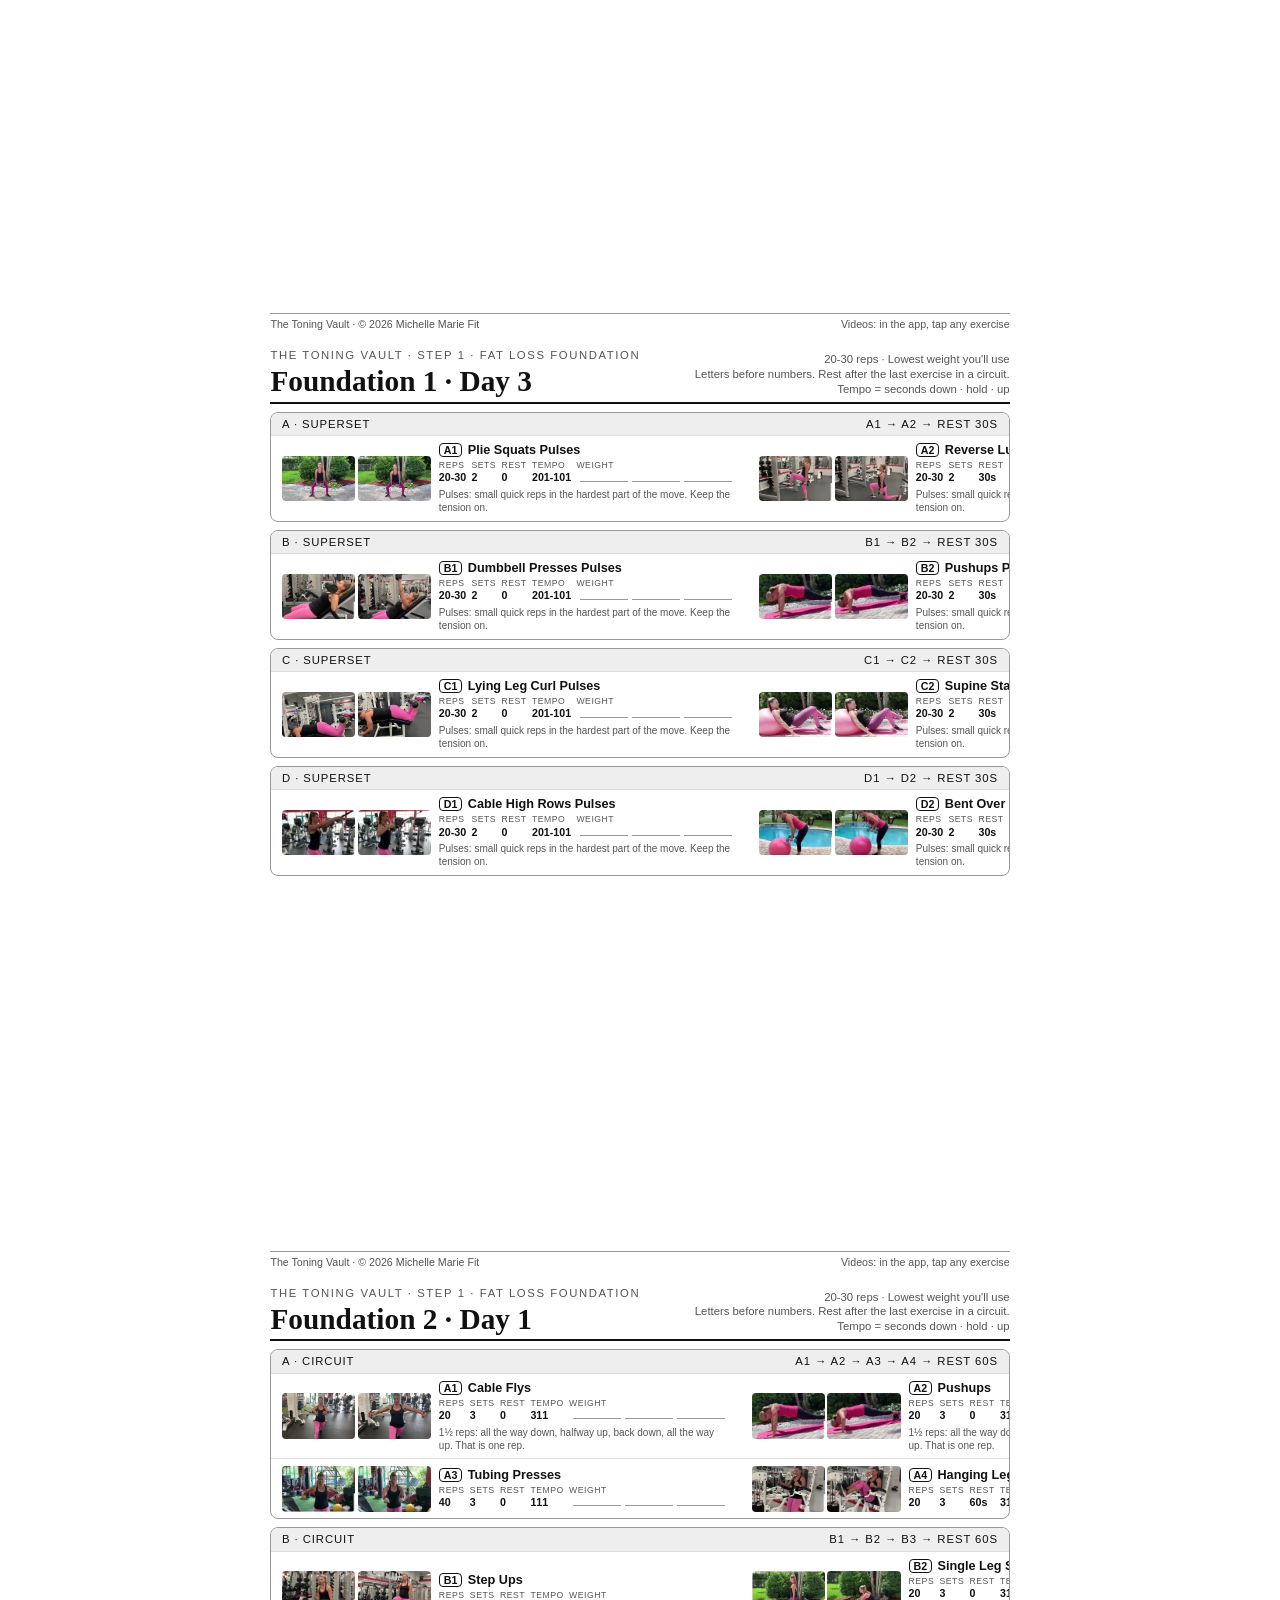
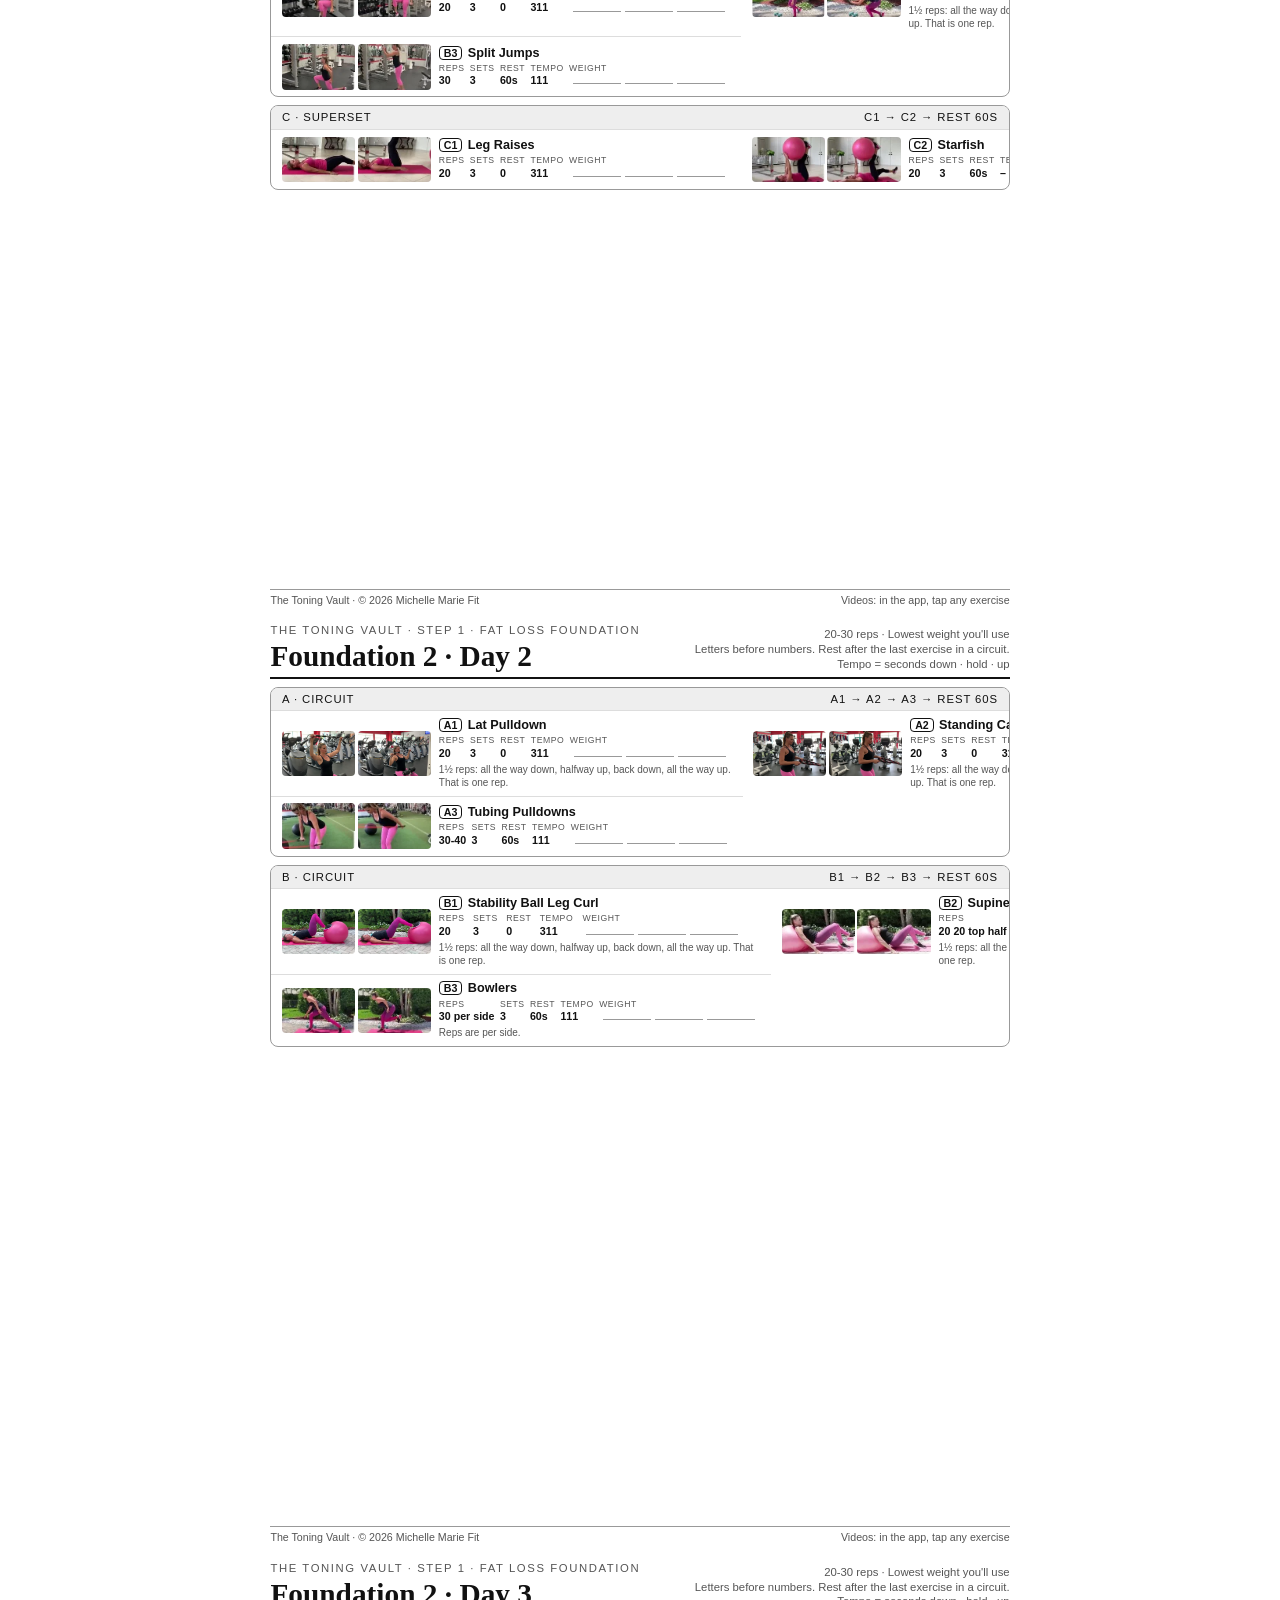
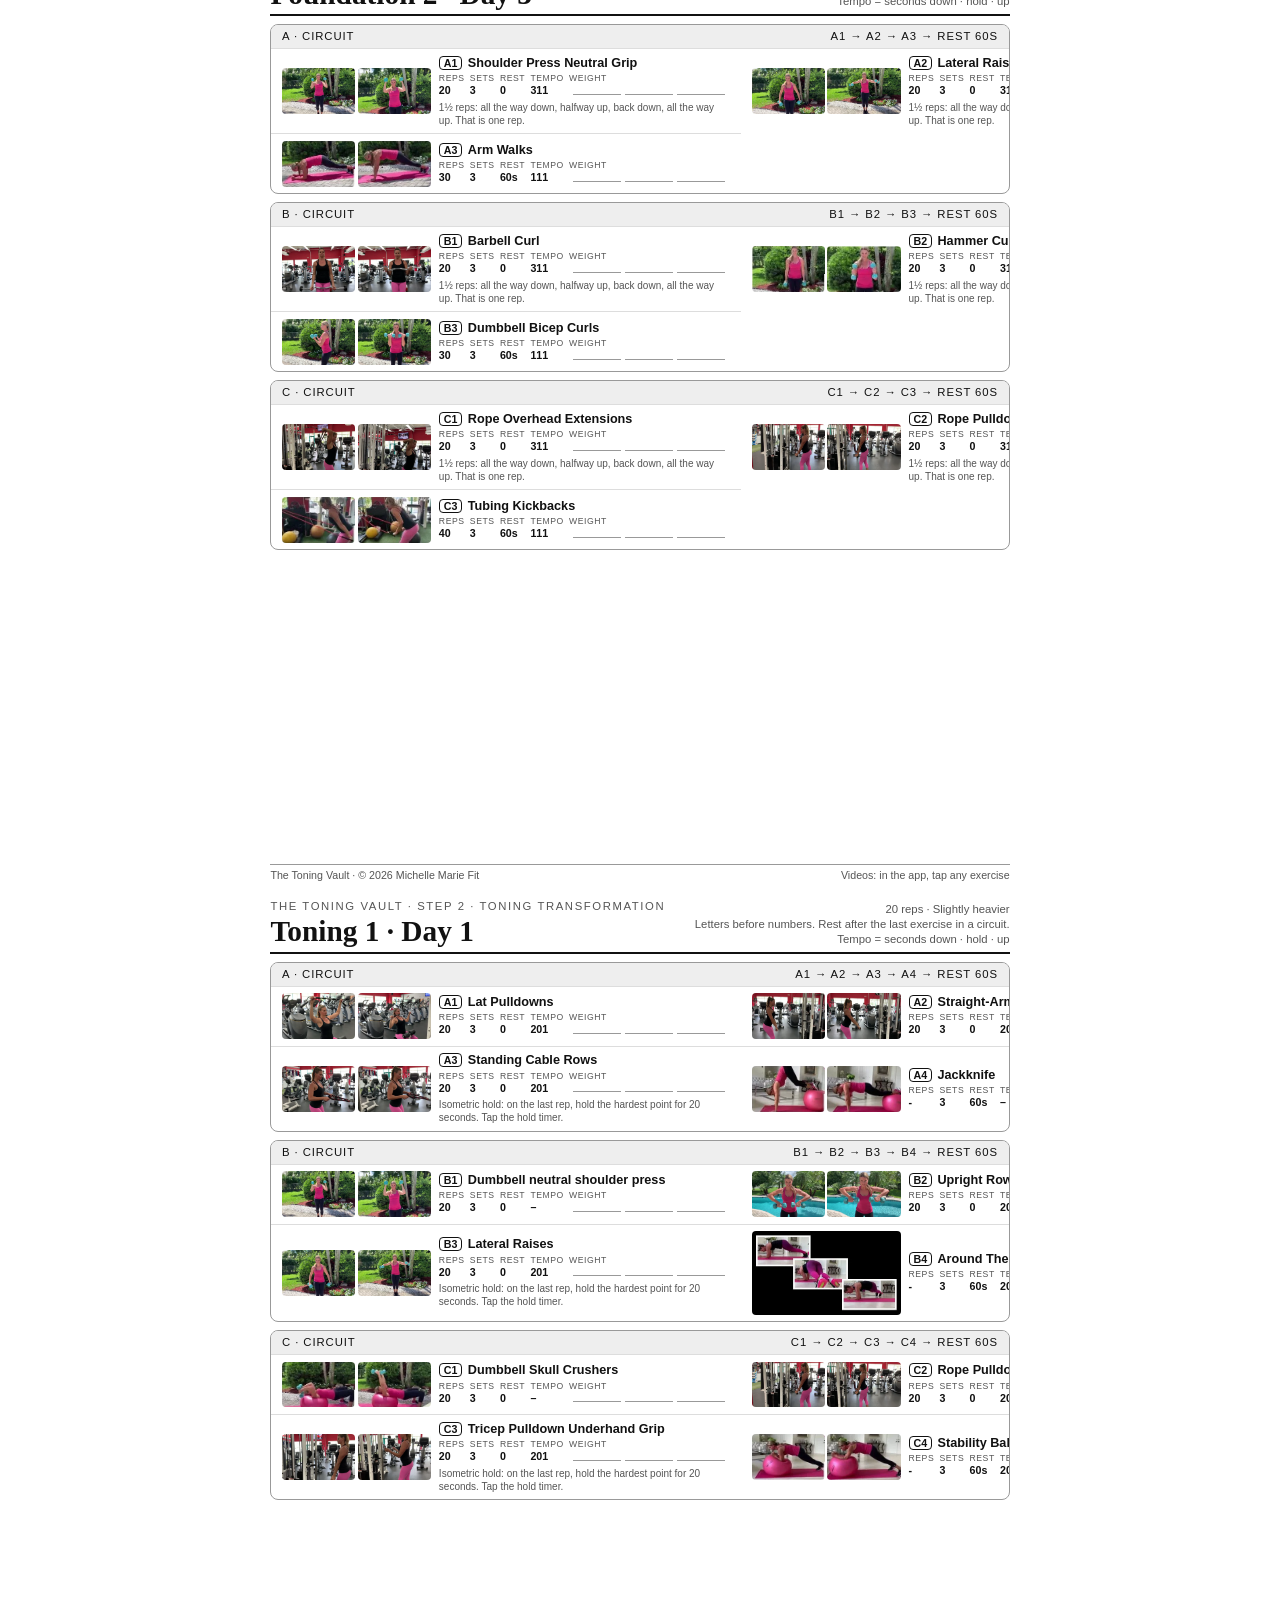
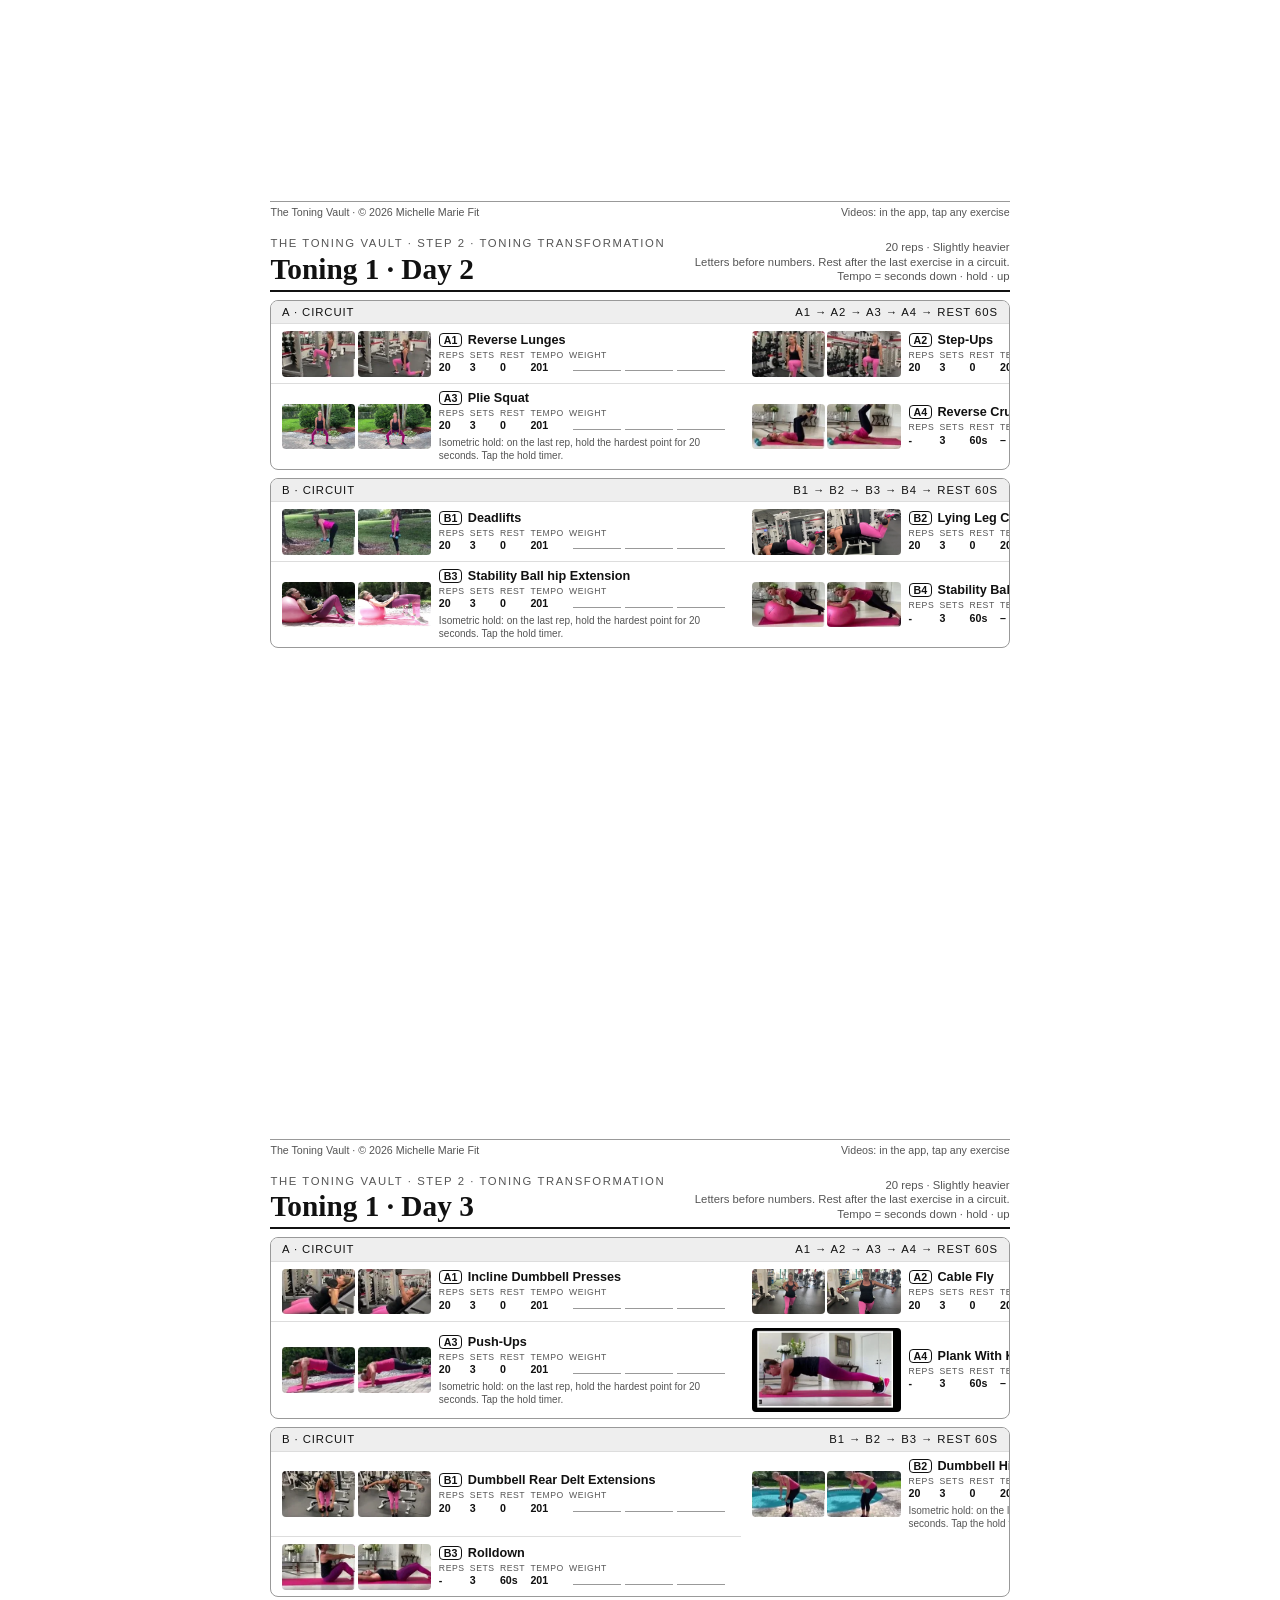
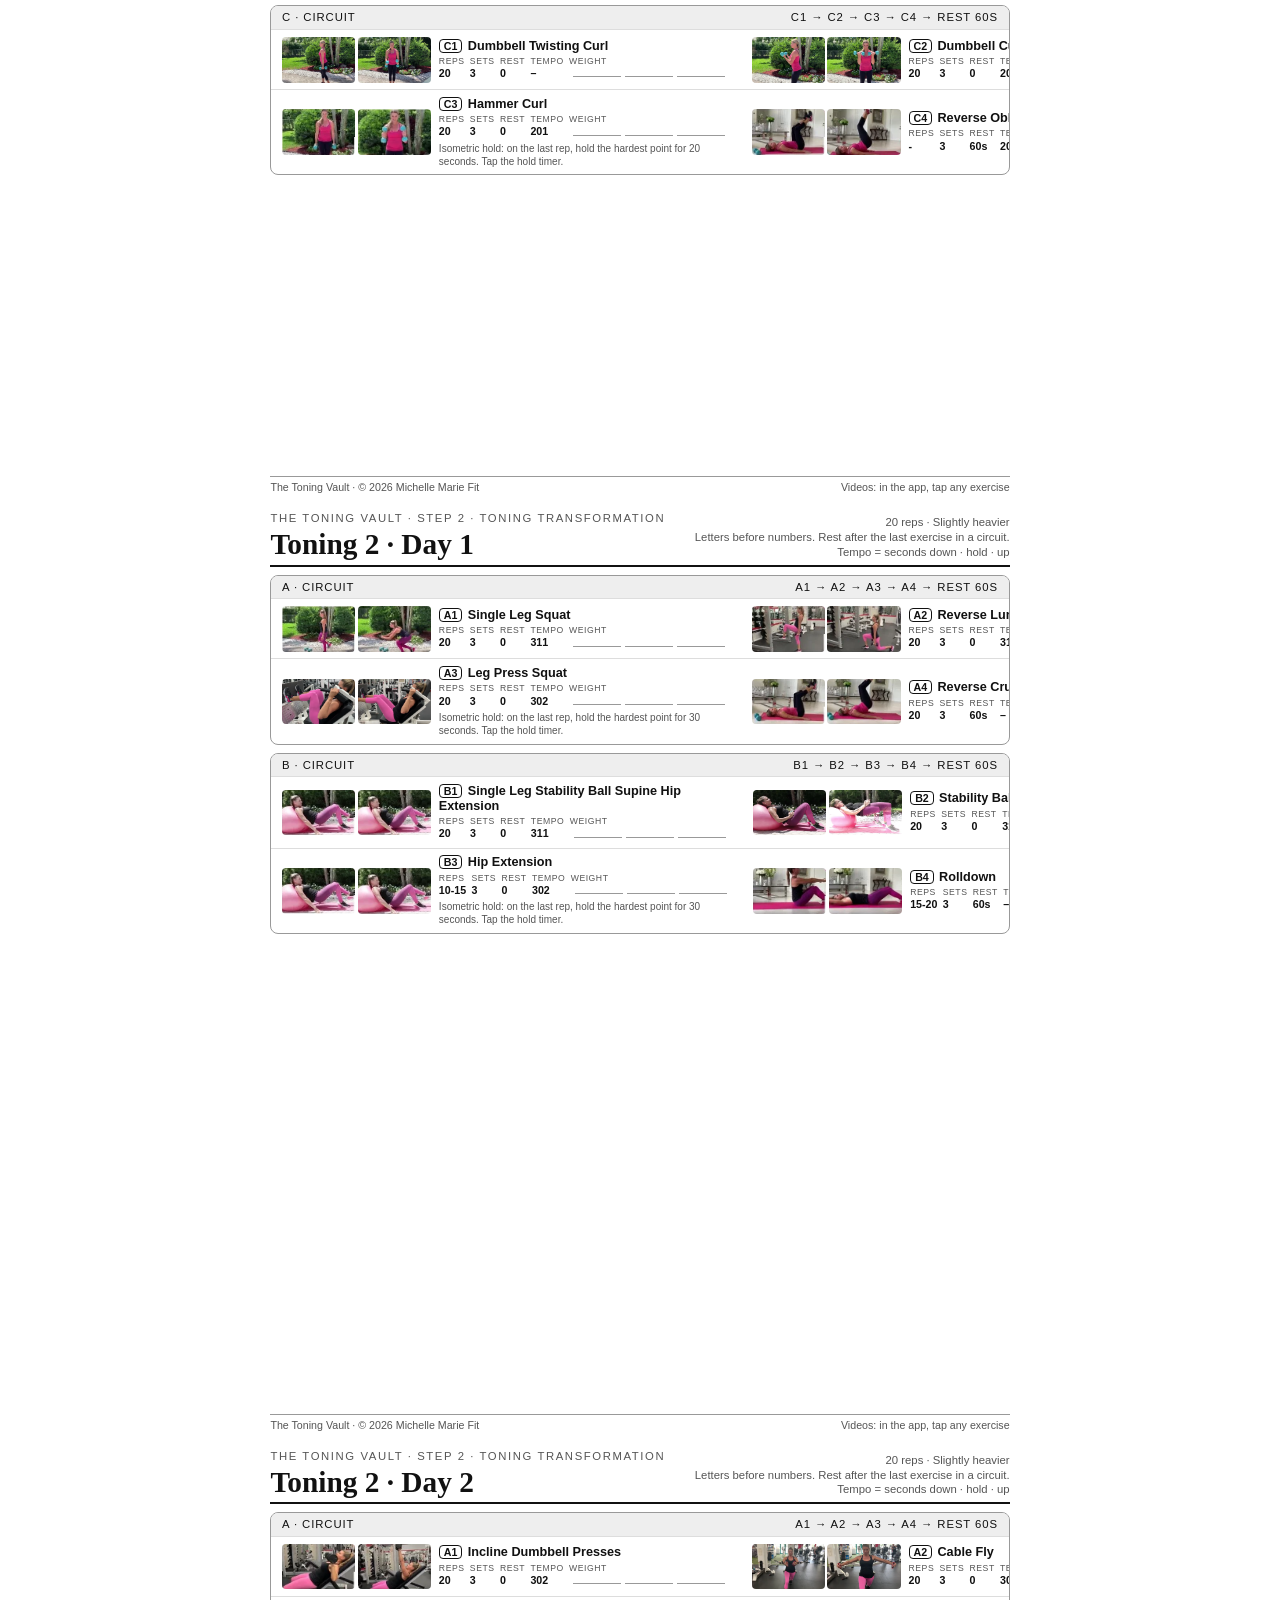
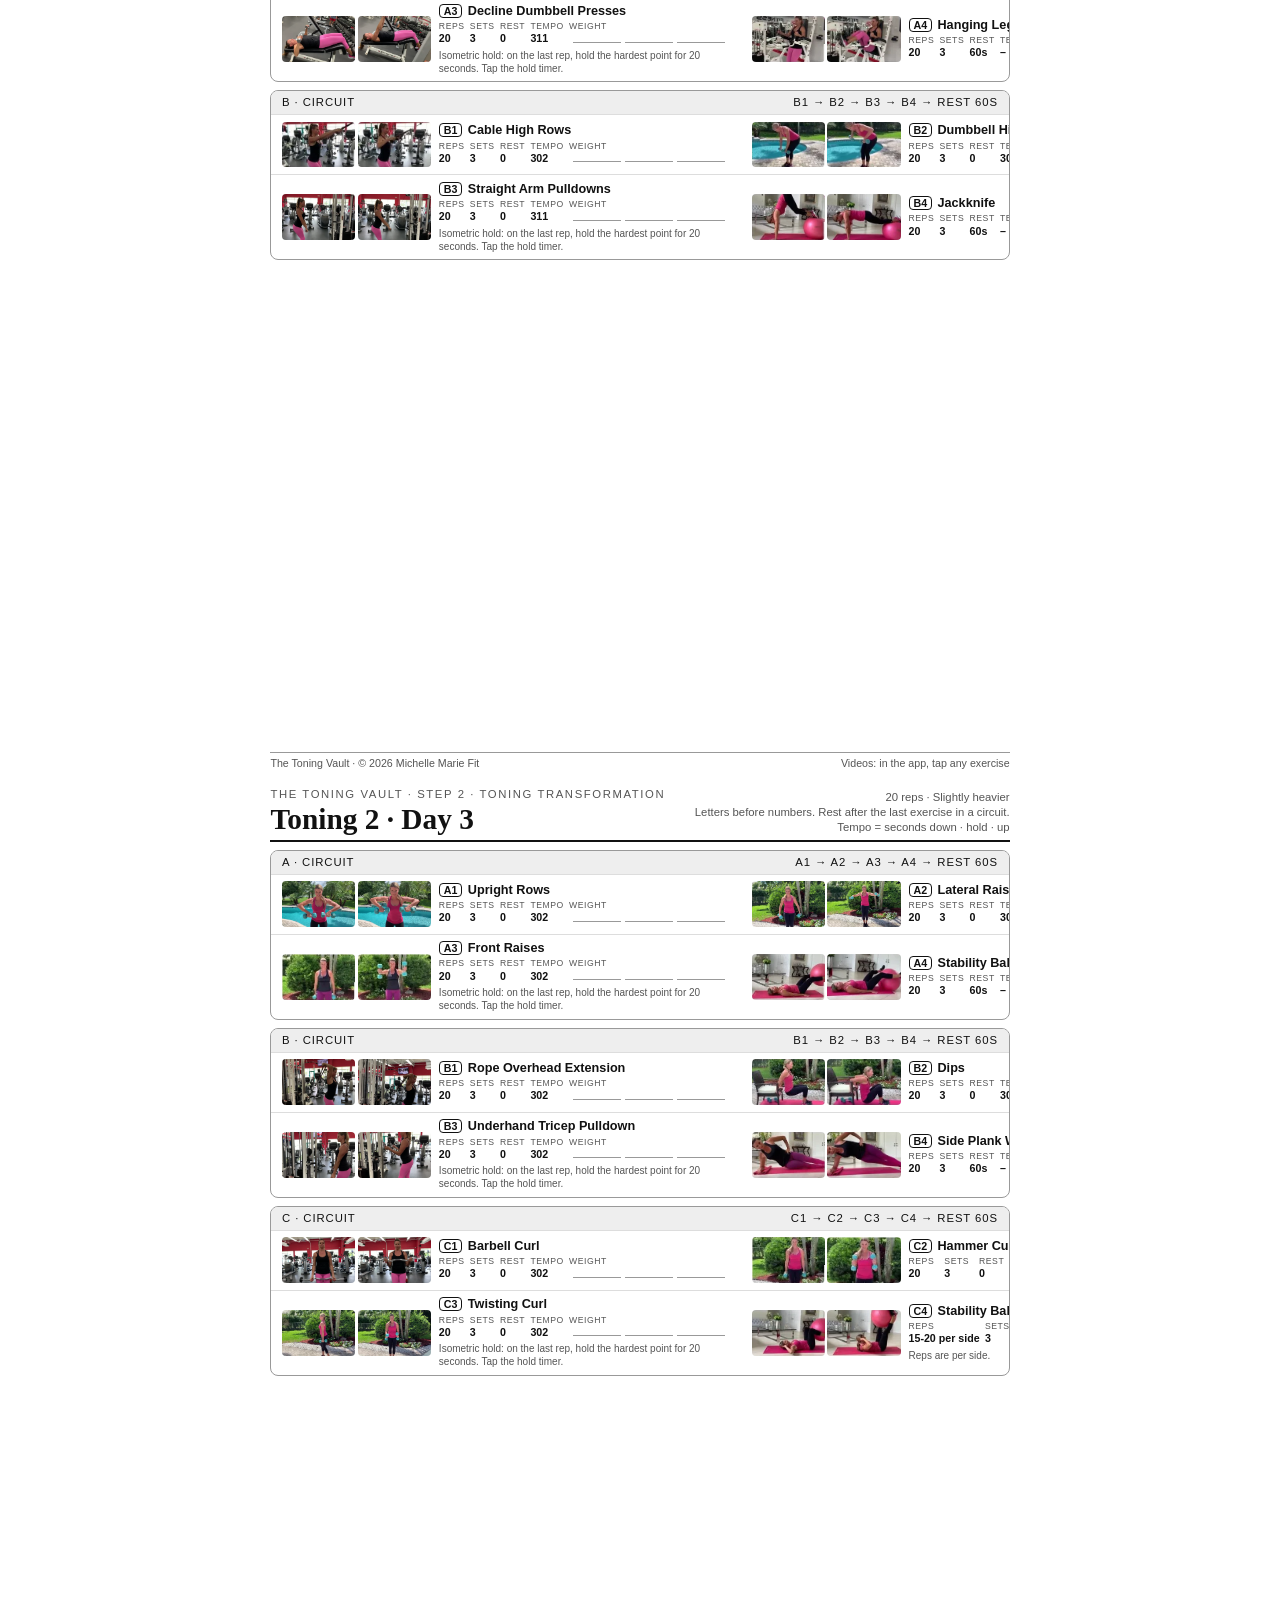
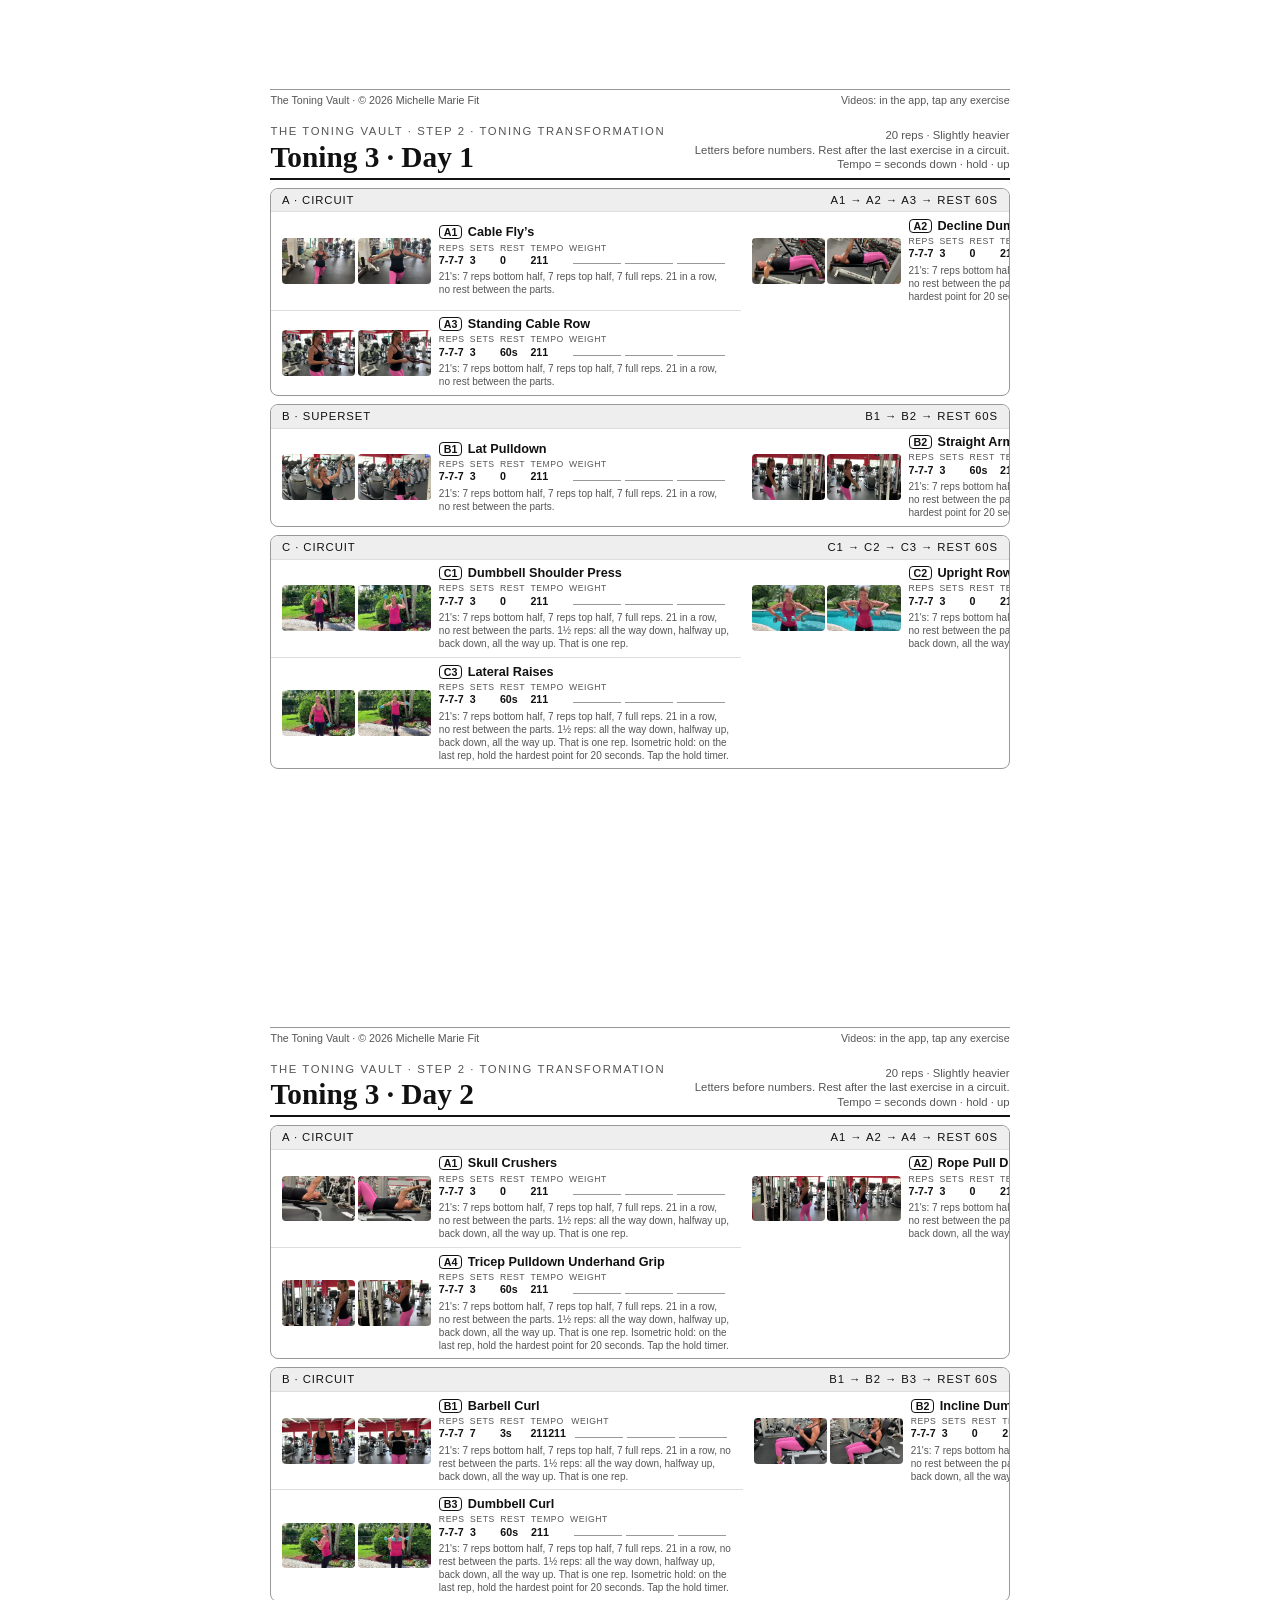
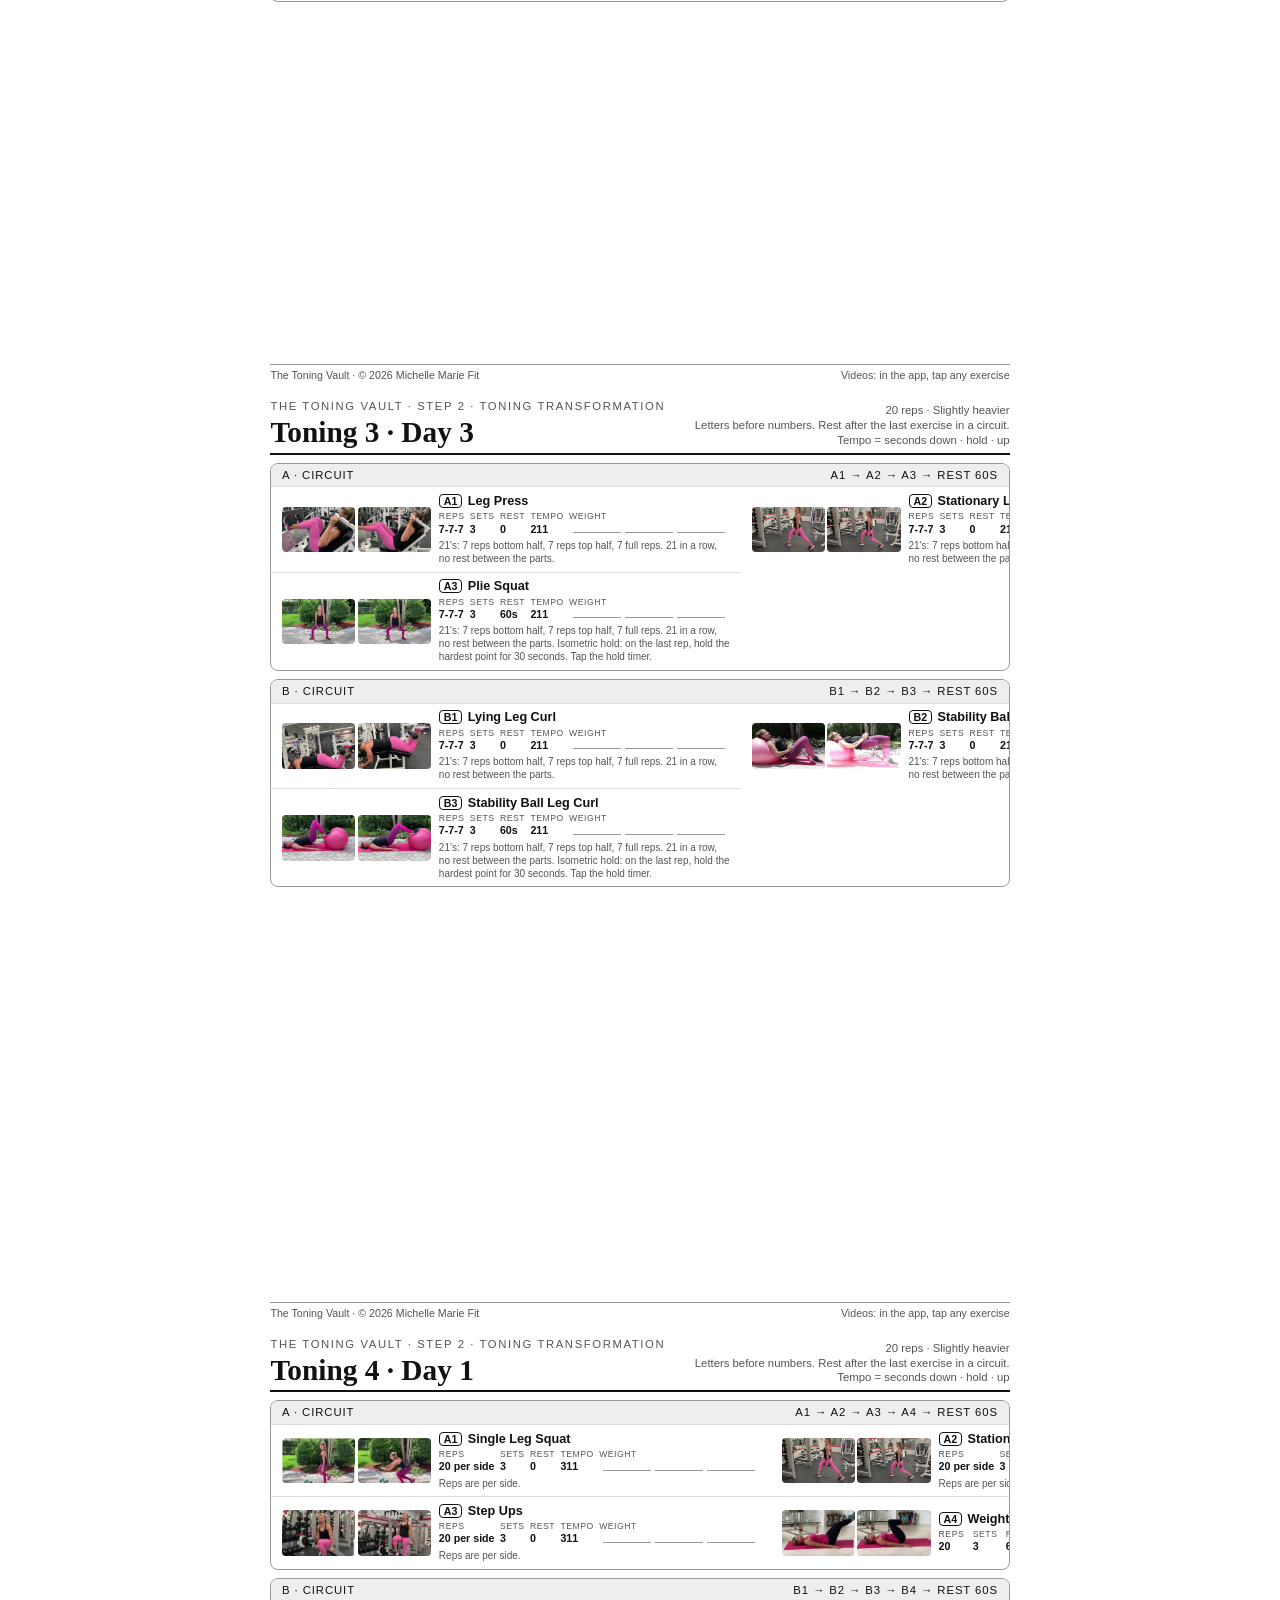
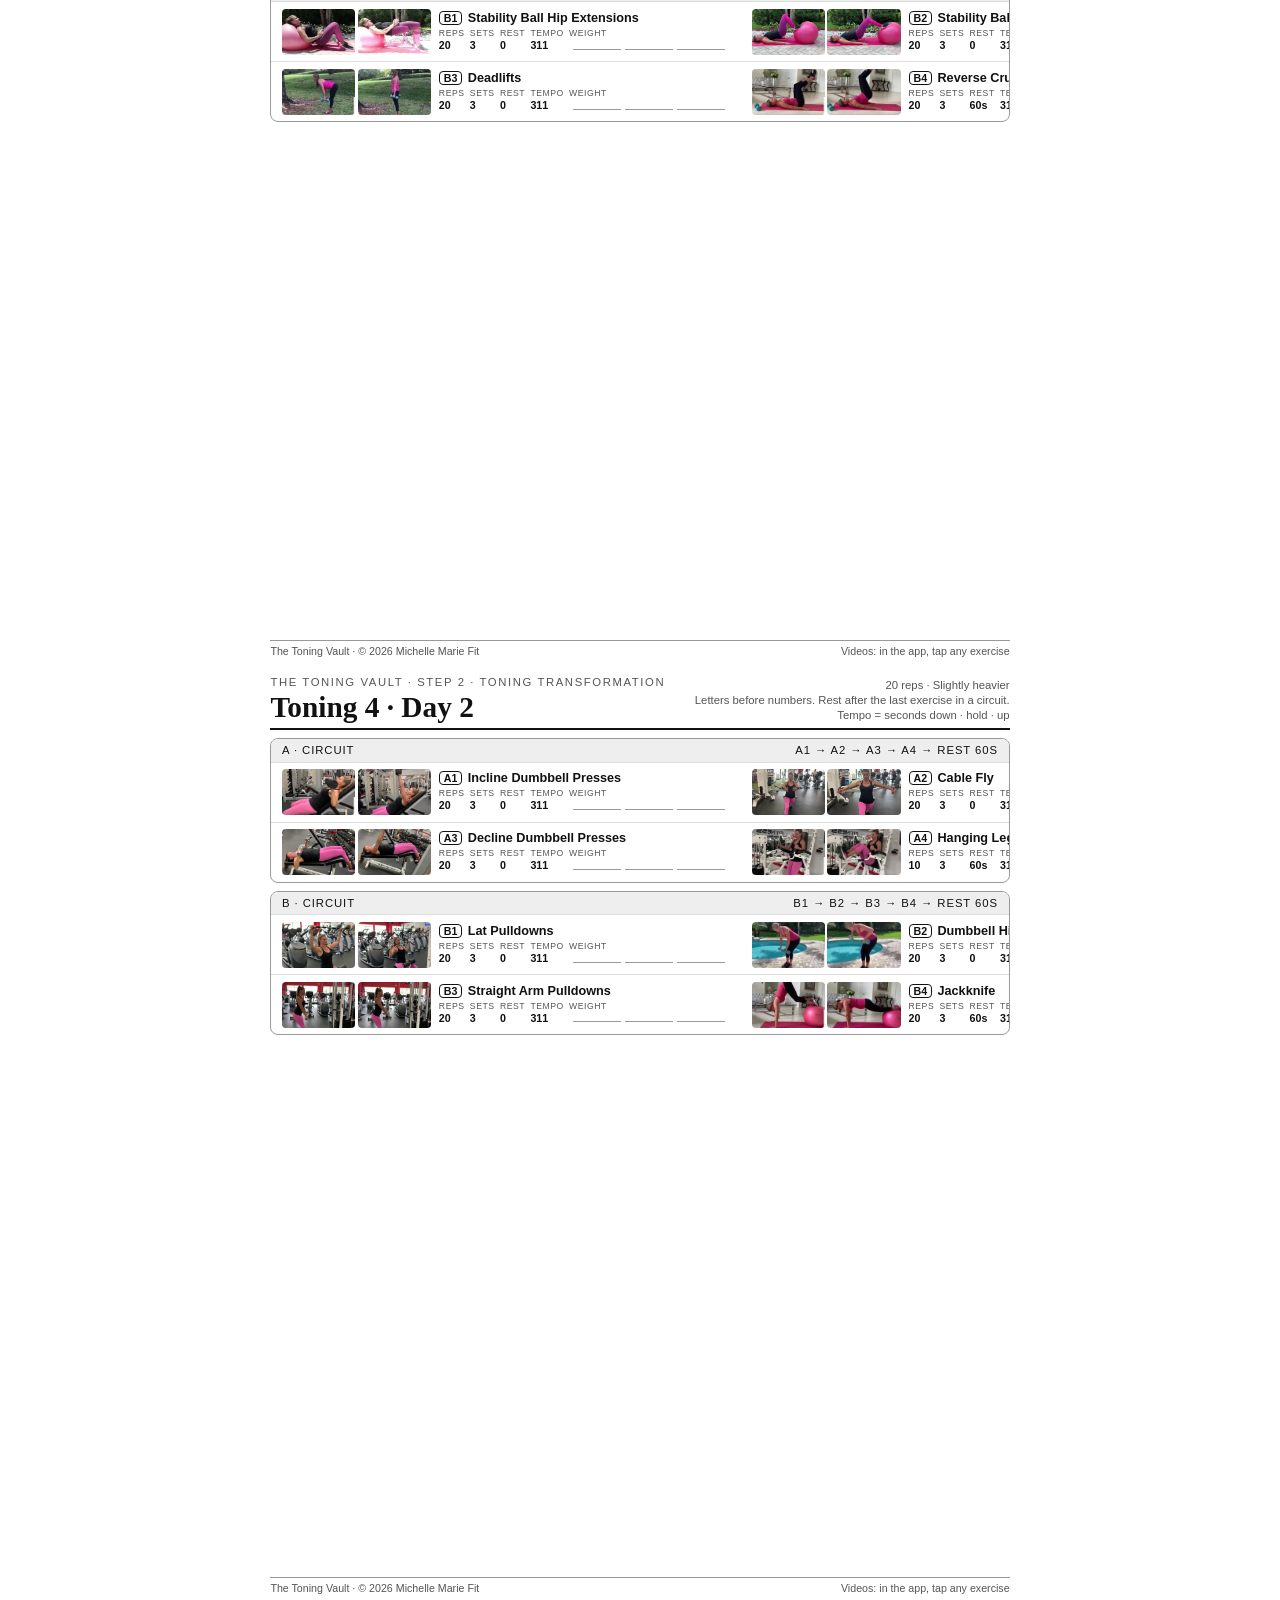
<file: print.html>
<!doctype html>
<meta charset="utf-8">
<meta name="viewport" content="width=device-width, initial-scale=1">
<title>The Toning Vault · Print</title>
<style>
/* One portrait letter page per workout day, laid out like the original PDFs: exercise, photo, reps, sets, rest, tempo.
   Black and white friendly. Reads data/vault.json like the player. */
@page{size:letter portrait;margin:0.4in}
:root{--ink:#111;--muted:#555;--line:#999}
*{box-sizing:border-box}
html,body{margin:0;background:#fff;color:var(--ink);font:400 10pt/1.3 "Helvetica Neue",Helvetica,Arial,sans-serif}
.toolbar{display:flex;gap:10px;align-items:center;flex-wrap:wrap;padding:12px 16px;border-bottom:1px solid #ddd;background:#f6f6f6;font-size:14px}
.toolbar select,.toolbar button{font:inherit;padding:6px 10px}
.toolbar button{background:#111;color:#fff;border:0;border-radius:6px;cursor:pointer}
.toolbar .back{font-weight:700;color:#7a4f5a;text-decoration:none;letter-spacing:.04em;text-transform:uppercase;font-size:13px;margin-right:4px}
.page{width:7.7in;min-height:9.6in;margin:16px auto;display:flex;flex-direction:column;gap:6pt;page-break-after:always;break-after:page}
.page:last-child{page-break-after:auto;break-after:auto}
.head{display:flex;justify-content:space-between;align-items:flex-end;gap:12pt;border-bottom:2px solid var(--ink);padding-bottom:4pt}
.head h1{margin:0;font:700 22pt/1 Georgia,"Times New Roman",serif}
.head .eyebrow{font-size:8.5pt;letter-spacing:.14em;text-transform:uppercase;color:var(--muted);margin-bottom:3pt}
.head .right{font-size:8.5pt;color:var(--muted);text-align:right}
.blk{border:1px solid var(--line);border-radius:6pt;overflow:hidden;break-inside:avoid}
.blk .bh{display:flex;justify-content:space-between;padding:3pt 8pt;background:#eee;font-size:8.5pt;letter-spacing:.08em;text-transform:uppercase}
.grid{display:grid;grid-template-columns:1fr 1fr;gap:0}
.cell{display:grid;grid-template-columns:1.55in 1fr;gap:6pt;padding:5pt 8pt;border-top:1px solid #ddd;align-items:center}
.cell img{width:1.55in;aspect-ratio:450/252;object-fit:cover;border-radius:3pt;display:block}
.cell .pp{display:grid;grid-template-columns:1fr 1fr;gap:2pt;width:1.55in}.cell .pp img{width:100%;aspect-ratio:16/10}
.cell h2{margin:0 0 2pt;font-size:9.5pt;line-height:1.15}
.cell h2 .code{font-size:8pt;border:1.5px solid var(--ink);border-radius:3pt;padding:0 3pt;margin-right:4pt;white-space:nowrap}
.cell table{border-collapse:collapse;font-size:8pt;width:100%}
.cell th{font-weight:400;color:var(--muted);text-align:left;letter-spacing:.06em;text-transform:uppercase;font-size:6.5pt;padding:0 4pt 0 0}
.cell td{font-weight:700;padding:0 4pt 0 0;white-space:nowrap}
.cell .note{font-size:7.5pt;color:var(--muted);margin:2pt 0 0}
.foot{display:flex;justify-content:space-between;font-size:8pt;color:var(--muted);border-top:1px solid var(--line);padding-top:3pt;margin-top:auto}
.wl{font-size:7.5pt;color:var(--muted)}.wl span{display:inline-block;border-bottom:1px solid #999;width:.5in;margin-left:3pt}
@media print{.toolbar{display:none}.page{margin:0;width:auto;min-height:auto}}
@media screen and (max-width:900px){.page{width:auto;min-height:auto;padding:12px}.grid{grid-template-columns:1fr}.cell{grid-template-columns:120px 1fr}.cell img{width:120px}.cell .pp{width:120px}.cell .pp img{width:100%}}
</style>
<div class="toolbar">
  <a class="back" href="start.html">← Home</a>
  <label>Workout <select id="pick"></select></label>
  <label><input type="checkbox" id="home"> Home version</label>
  <button id="printBtn">Print</button>
  <span id="hint">Tip: in the print box turn off headers and footers.</span>
</div>
<div id="pages"></div>
<script src="vault.js"></script>
<script>
let D=null;
function pageHTML(p,w,day){
  const blocks=day.blocks.map(b=>{
    const n=b.exercises.length;const last=b.exercises[n-1];
    const cells=b.exercises.map(e0=>{
      const e=shownEx(D,day.id,e0,$('#home').checked?'home':'gym');
      const sp=special(e);
      const pr=e.startPhoto?e:pairFor(D,e.video);
      return `<div class="cell">${pr.startPhoto?`<div class="pp"><img src="${esc(pr.startPhoto)}" alt=""><img src="${esc(pr.endPhoto)}" alt=""></div>`:e.photo?`<img src="${esc(e.photo)}" alt="">`:'<div></div>'}<div><h2><span class="code">${esc(e.code)}</span>${esc(e.name)}${e.gymName?` <span style="font-weight:400;color:#555">(gym: ${esc(e.gymName)})</span>`:''}</h2>
        <table><tr><th>Reps</th><th>Sets</th><th>Rest</th><th>Tempo</th><th>Weight</th></tr><tr><td>${esc(e.reps||'–')}</td><td>${e.sets||'–'}</td><td>${e.restSeconds?e.restSeconds+'s':'0'}${e.activeRest?' active':''}</td><td>${esc(e.tempo||'–')}</td><td class="wl"><span></span><span></span><span></span></td></tr></table>
        ${(e.note&&!sp)?`<p class="note">${esc(e.note)}</p>`:''}${sp?`<p class="note">${esc(sp)}</p>`:''}</div></div>`}).join('');
    return `<div class="blk"><div class="bh"><span>${esc(b.label)} · ${n===1?'single':n===2?'superset':'circuit'}</span><span>${b.exercises.map(e=>e.code).join(' → ')}${last.restSeconds?` → rest ${last.restSeconds}s`:''}</span></div><div class="grid">${cells}</div></div>`;
  }).join('');
  return `<section class="page"><div class="head"><div><div class="eyebrow">The Toning Vault · Step ${p.step} · ${esc(p.name)}</div><h1>${esc(w.name.replace(' · Home',''))} · Day ${day.day}${w.home?' · Home':''}</h1></div>
    <div class="right">${esc(p.reps)} · ${esc(p.load)}<br>Letters before numbers. Rest after the last exercise in a circuit.<br>Tempo = seconds down · hold · up</div></div>
    ${blocks}<div class="foot"><span>The Toning Vault · © 2026 Michelle Marie Fit</span><span>Videos: in the app, tap any exercise</span></div></section>`;
}
function render(){
  const want=decodeURIComponent(location.hash.replace(/^#/,'')).toLowerCase();
  const pl=$('#home').checked?'home':'gym';
  const items=D.phases.flatMap(p=>p.workouts.filter(w=>!w.home).flatMap(w=>placed(D,w,pl).days.map(d=>({p,w:placed(D,w,pl),d,base:w}))));
  const sel=$('#pick');
  sel.innerHTML=`<option value="all">Every day (${items.length} pages)</option>`+D.phases.map(p=>`<optgroup label="${esc(p.name)}">${p.workouts.filter(w=>!w.home).map(w=>`<option value="${esc(w.id)}">${esc(w.name)} (3 days)</option>`+placed(D,w,pl).days.map(d=>`<option value="${esc(d.id)}">&nbsp;&nbsp;Day ${d.day}</option>`).join('')).join('')}</optgroup>`).join('');
  const x=dayById(D,want);const wantBase=x?x.workout.base:(workoutById(D,want)?workoutById(D,want).base:null);
  let show=items;
  if(x){show=items.filter(i=>i.base.base===wantBase&&i.d.day===x.day.day);sel.value=show.length?show[0].d.id:'all'}
  else if(wantBase){show=items.filter(i=>i.base.base===wantBase);sel.value=wantBase}
  else if(phaseById(D,want)){show=items.filter(i=>i.p.id===want);sel.value='all'}
  else sel.value='all';
  $('#pages').innerHTML=show.map(i=>pageHTML(i.p,i.w,i.d)).join('');
  document.title=(show.length===1?`${show[0].w.name} Day ${show[0].d.day}`:'The Toning Vault')+' · Print';
}
load().then(d=>{D=d;$('#home').checked=((climb()||store.get('vault:setup',{})).place==='home');render()});
$('#pick').addEventListener('change',e=>{location.hash=e.target.value==='all'?'':e.target.value;render()});
$('#home').addEventListener('change',render);
$('#printBtn').addEventListener('click',()=>window.print());
window.addEventListener('hashchange',render);
</script>
</file>
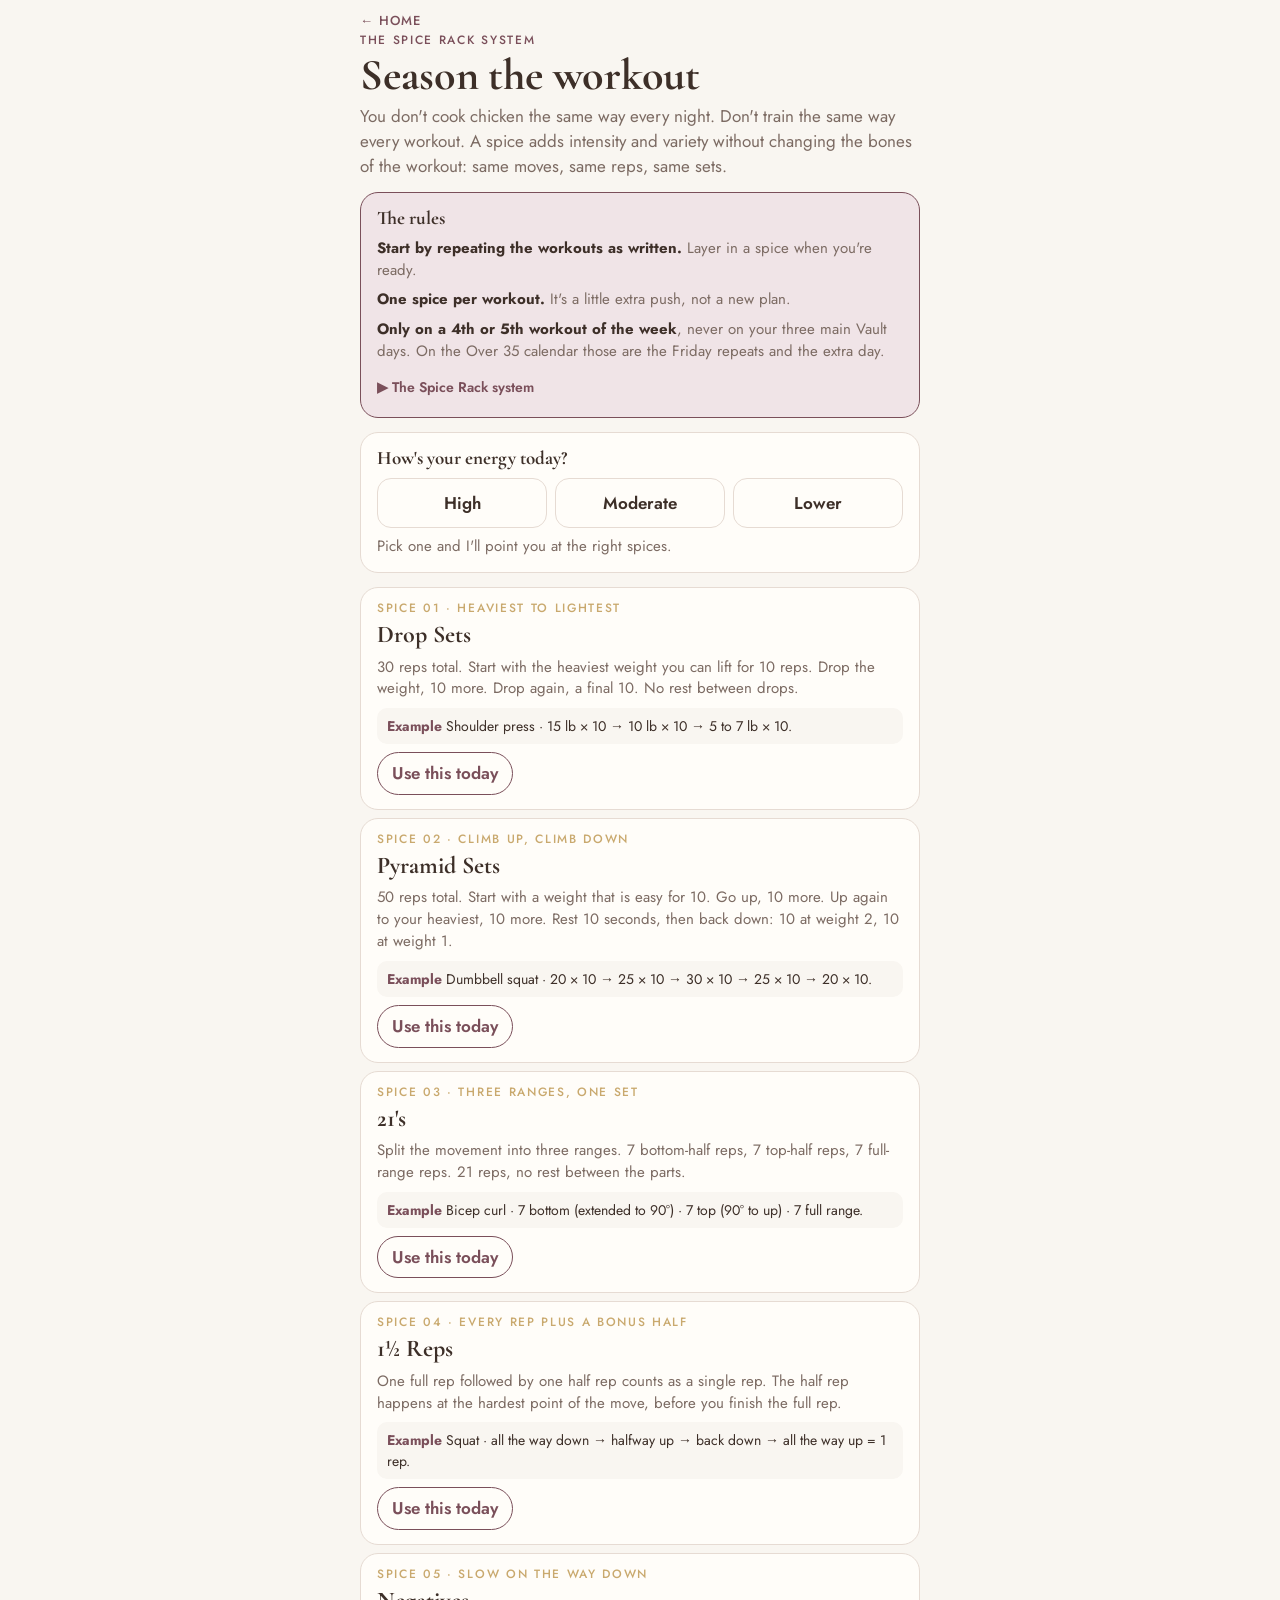
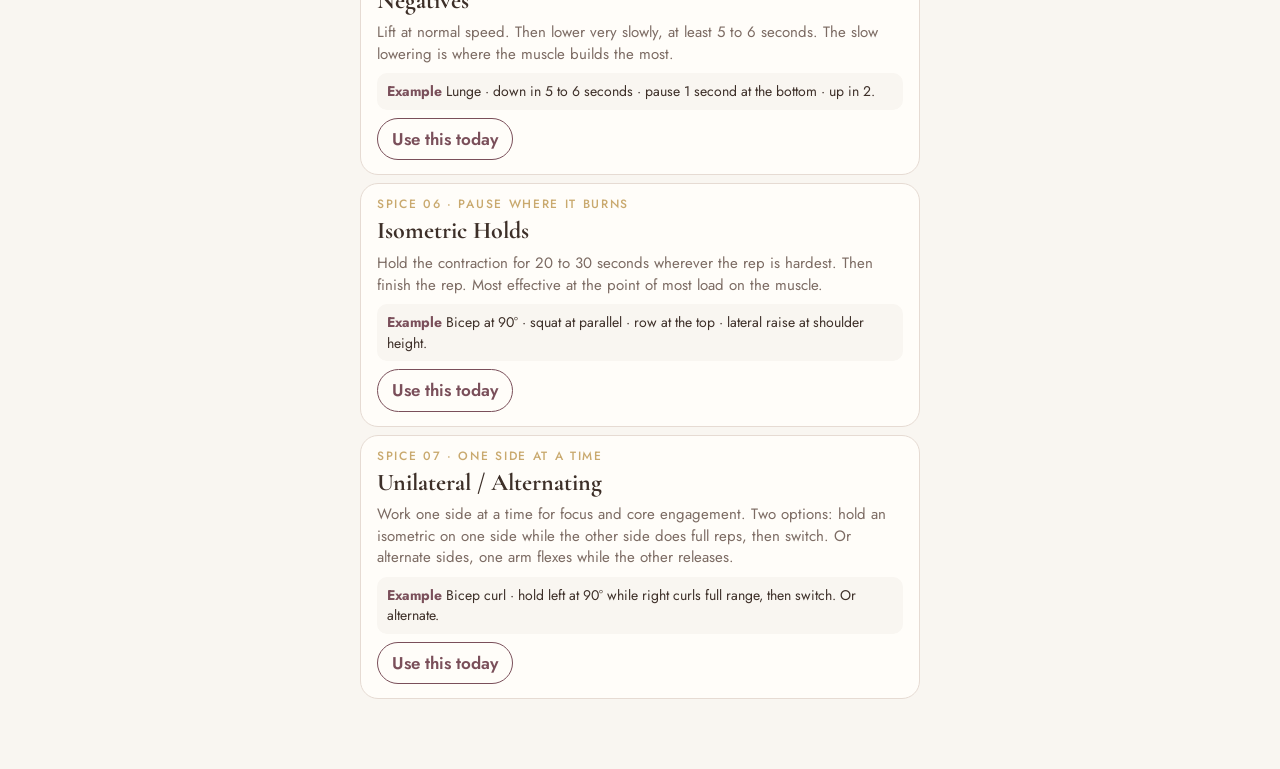
<file: spice.html>
<!doctype html>
<meta charset="utf-8">
<base target="_top">
<meta name="viewport" content="width=device-width, initial-scale=1, viewport-fit=cover">
<title>The Spice Rack · The Toning Vault</title>
<link rel="manifest" href="manifest.json">
<meta name="theme-color" content="#7a4f5a">
<meta name="apple-mobile-web-app-capable" content="yes">
<meta name="apple-mobile-web-app-title" content="Toning Vault">
<link rel="apple-touch-icon" href="icons/icon-180.png">
<link rel="preconnect" href="https://fonts.googleapis.com">
<link rel="stylesheet" href="https://fonts.googleapis.com/css2?family=Cormorant+Garamond:wght@600;700&family=Jost:wght@400;500;600&display=swap">
<link rel="stylesheet" href="vault.css">
<style>
.energy{display:grid;grid-template-columns:repeat(3,1fr);gap:8px}
.energy button{border:1px solid var(--line);background:var(--card);border-radius:14px;padding:12px 8px;font-weight:600}
.energy button[aria-pressed="true"]{background:var(--brand);color:#fff;border-color:var(--brand)}
.sp{display:flex;flex-direction:column;gap:8px}
.sp .n{font:500 12px/1 var(--body);letter-spacing:.14em;text-transform:uppercase;color:var(--gold)}
.sp .ex{background:var(--bg);border-radius:10px;padding:8px 10px;font-size:14px}
.sp .ex b{color:var(--brand)}
.sp.pick{border-color:var(--gold);background:var(--gold-soft)}
.sp .use{align-self:flex-start;border:1px solid var(--brand);background:transparent;color:var(--brand);border-radius:999px;padding:8px 14px;font-weight:600}
.sp .use.on{background:var(--brand);color:#fff}
.where{display:flex;flex-direction:column;gap:8px;background:var(--bg);border-radius:12px;padding:10px 12px;font-size:14px}
.where .seg button{padding:9px 10px;font-size:13px}
</style>
<div class="wrap">
  <header class="page"><a class="back" href="start.html">← Home</a><span class="eyebrow">The Spice Rack System</span><h1>Season the workout</h1>
    <p class="lead">You don't cook chicken the same way every night. Don't train the same way every workout. A spice adds intensity and variety without changing the bones of the workout: same moves, same reps, same sets.</p></header>
  <section class="card soft">
    <h3>The rules</h3>
    <p><b>Start by repeating the workouts as written.</b> Layer in a spice when you're ready.</p>
    <p><b>One spice per workout.</b> It's a little extra push, not a new plan.</p>
    <p><b>Only on a 4th or 5th workout of the week</b>, never on your three main Vault days. On the Over 35 calendar those are the Friday repeats and the extra day.</p>
    <div id="spvid"></div>
  </section>
  <section class="card">
    <h3>How's your energy today?</h3>
    <div class="energy" id="energy"><button data-e="high">High</button><button data-e="mid">Moderate</button><button data-e="low">Lower</button></div>
    <p class="note" id="sugg">Pick one and I'll point you at the right spices.</p>
  </section>
  <section id="list" class="ways"></section>
</div>
<script src="vault.js"></script>
<script>
const SPICES=[
 {id:'drop',name:'Drop Sets',sub:'Heaviest to lightest',e:'high',how:'30 reps total. Start with the heaviest weight you can lift for 10 reps. Drop the weight, 10 more. Drop again, a final 10. No rest between drops.',ex:'Shoulder press · 15 lb × 10 → 10 lb × 10 → 5 to 7 lb × 10.'},
 {id:'pyramid',name:'Pyramid Sets',sub:'Climb up, climb down',e:'high',how:'50 reps total. Start with a weight that is easy for 10. Go up, 10 more. Up again to your heaviest, 10 more. Rest 10 seconds, then back down: 10 at weight 2, 10 at weight 1.',ex:'Dumbbell squat · 20 × 10 → 25 × 10 → 30 × 10 → 25 × 10 → 20 × 10.'},
 {id:'21',name:"21's",sub:'Three ranges, one set',e:'mid',how:'Split the movement into three ranges. 7 bottom-half reps, 7 top-half reps, 7 full-range reps. 21 reps, no rest between the parts.',ex:'Bicep curl · 7 bottom (extended to 90°) · 7 top (90° to up) · 7 full range.'},
 {id:'half',name:'1½ Reps',sub:'Every rep plus a bonus half',e:'mid',how:'One full rep followed by one half rep counts as a single rep. The half rep happens at the hardest point of the move, before you finish the full rep.',ex:'Squat · all the way down → halfway up → back down → all the way up = 1 rep.'},
 {id:'neg',name:'Negatives',sub:'Slow on the way down',e:'mid',how:'Lift at normal speed. Then lower very slowly, at least 5 to 6 seconds. The slow lowering is where the muscle builds the most.',ex:'Lunge · down in 5 to 6 seconds · pause 1 second at the bottom · up in 2.'},
 {id:'iso',name:'Isometric Holds',sub:'Pause where it burns',e:'low',how:'Hold the contraction for 20 to 30 seconds wherever the rep is hardest. Then finish the rep. Most effective at the point of most load on the muscle.',ex:'Bicep at 90° · squat at parallel · row at the top · lateral raise at shoulder height.'},
 {id:'uni',name:'Unilateral / Alternating',sub:'One side at a time',e:'low',how:'Work one side at a time for focus and core engagement. Two options: hold an isometric on one side while the other side does full reps, then switch. Or alternate sides, one arm flexes while the other releases.',ex:'Bicep curl · hold left at 90° while right curls full range, then switch. Or alternate.'},
];
const EN={high:'High energy day. Go for Drop Sets or Pyramid Sets.',mid:"Moderate. 21's, 1½ Reps or Negatives are the right size.",low:'Lower energy. An Isometric Hold or Unilateral work keeps the day productive without overdoing it.'};
let energy=null;
function render(){
  const today=store.get('vault:spice',null);const picked=today&&today.d===TODAY?today.id:null;
  document.querySelectorAll('#energy button').forEach(b=>b.setAttribute('aria-pressed',b.dataset.e===energy));
  $('#sugg').textContent=energy?EN[energy]:"Pick one and I'll point you at the right spices.";
  const list=energy?[...SPICES].sort((a,b)=>(a.e===energy?-1:0)-(b.e===energy?-1:0)):SPICES;
  $('#list').innerHTML=list.map((s,i)=>`<div class="card sp ${energy===s.e?'pick':''}"><span class="n">Spice ${String(SPICES.indexOf(s)+1).padStart(2,'0')} · ${esc(s.sub)}</span><h2>${esc(s.name)}</h2><p>${esc(s.how)}</p><div class="ex"><b>Example</b> ${esc(s.ex)}</div>
    <button class="use ${picked===s.id?'on':''}" data-use="${s.id}">${picked===s.id?'✓ Using this today':'Use this today'}</button>
    ${picked===s.id?`<div class="where"><span>Where?</span><span class="seg"><button data-scope="last" aria-pressed="${(today.scope||'last')==='last'}">Last exercise of each circuit</button><button data-scope="all" aria-pressed="${today.scope==='all'}">Every exercise</button></span><p class="note">The app changes the reps for you on those exercises. Everything else stays as written.</p></div>`:''}</div>`).join('');
}
document.addEventListener('click',e=>{
  const b=e.target.closest('button');if(!b)return;
  if(b.dataset.e){energy=energy===b.dataset.e?null:b.dataset.e;render();return}
  if(b.dataset.scope){const cur=store.get('vault:spice',null);if(cur){cur.scope=b.dataset.scope;store.set('vault:spice',cur)}render();return}
  if(b.dataset.use){const s=SPICES.find(x=>x.id===b.dataset.use);const cur=store.get('vault:spice',null);
    if(cur&&cur.d===TODAY&&cur.id===s.id)store.del('vault:spice');else store.set('vault:spice',{d:TODAY,id:s.id,name:s.name,how:s.how,scope:(cur&&cur.scope)||'last'});render()}
});
$('#spvid').innerHTML=vidHTML('spice');
render();
</script>
</file>
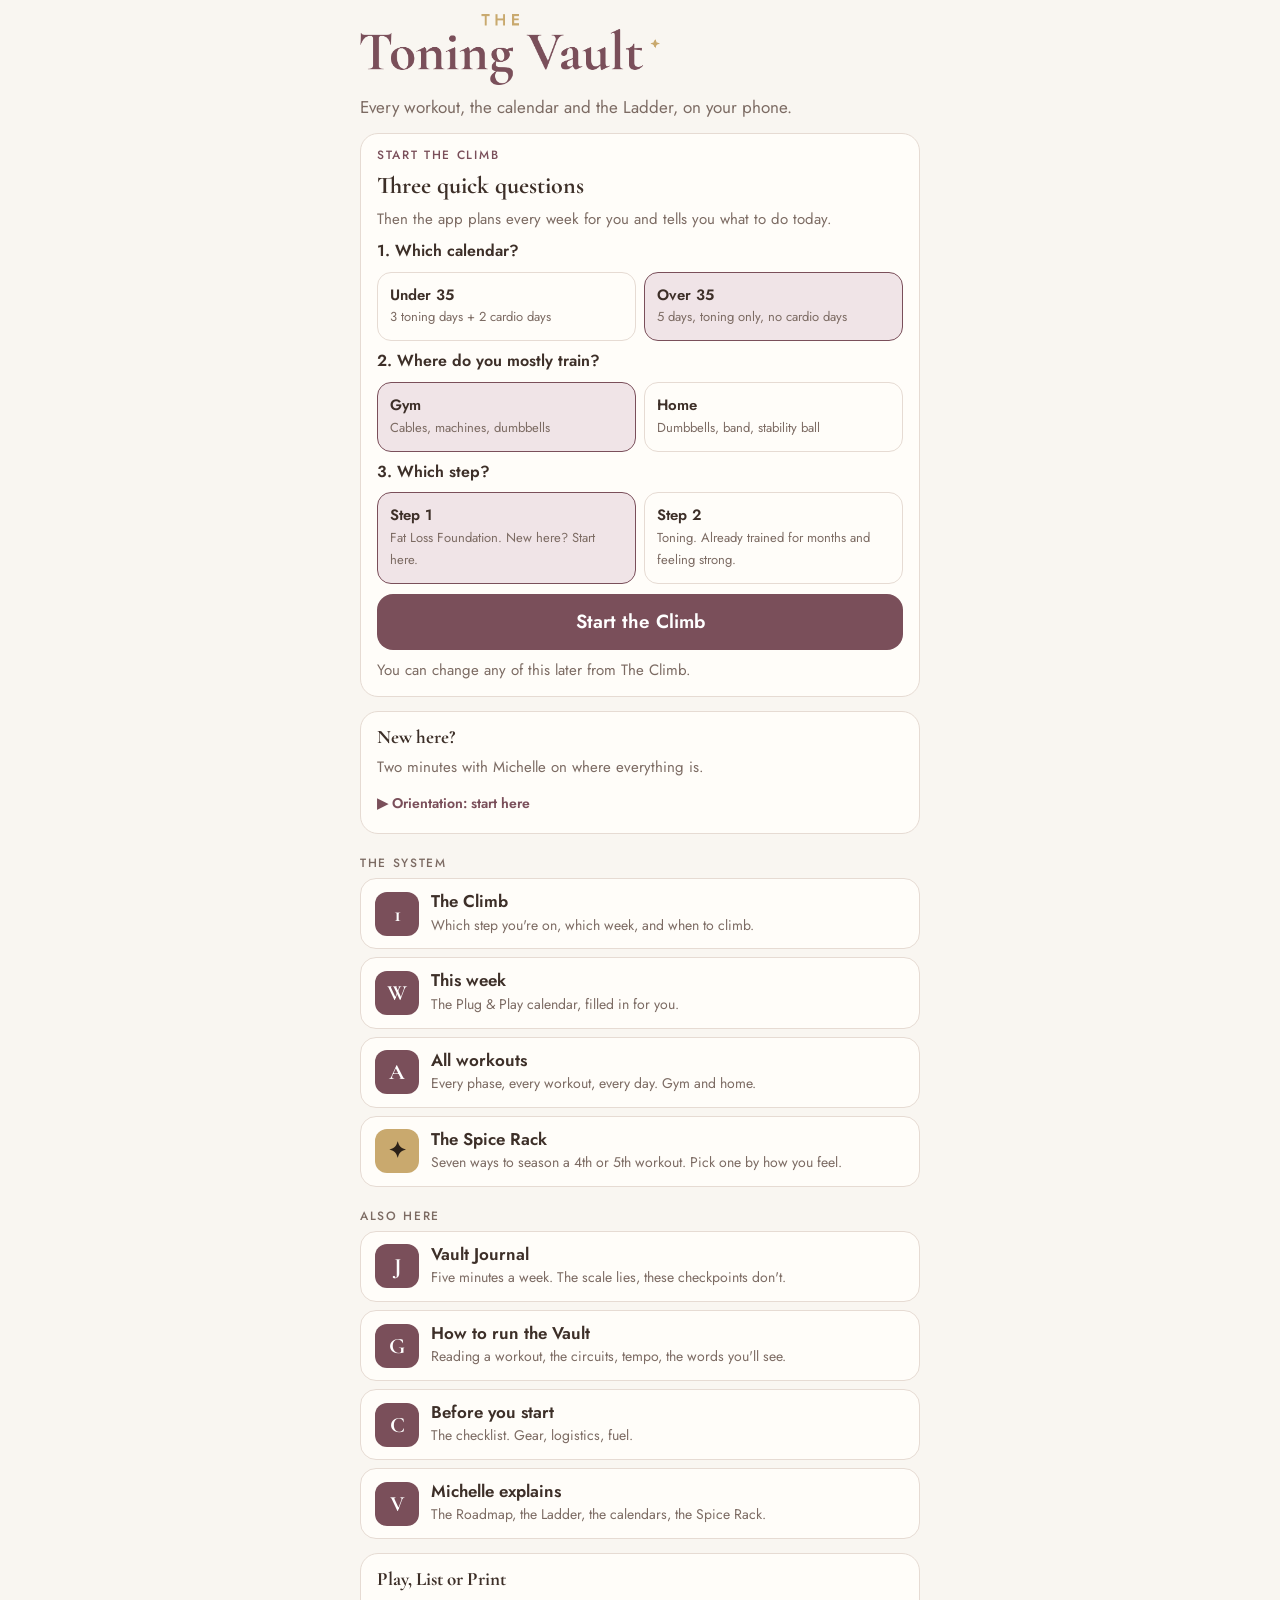
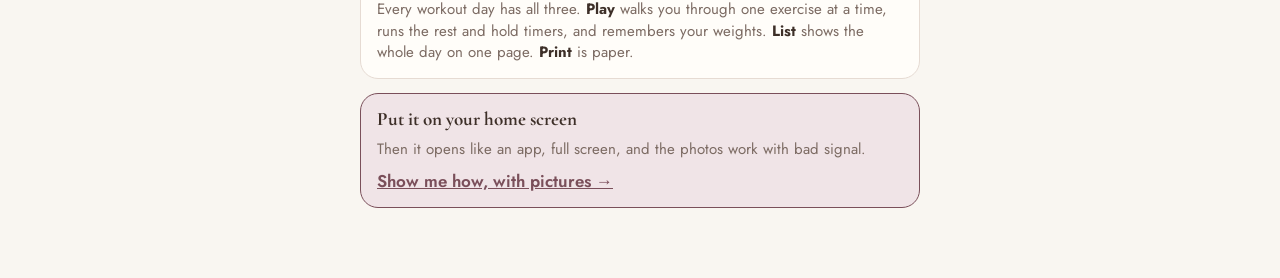
<file: start.html>
<!doctype html>
<meta charset="utf-8">
<base target="_top">
<meta name="viewport" content="width=device-width, initial-scale=1, viewport-fit=cover">
<title>The Toning Vault</title>
<link rel="manifest" href="manifest.json">
<meta name="theme-color" content="#7a4f5a">
<meta name="apple-mobile-web-app-capable" content="yes">
<meta name="apple-mobile-web-app-title" content="Toning Vault">
<link rel="apple-touch-icon" href="icons/icon-180.png">
<link rel="preconnect" href="https://fonts.googleapis.com">
<link rel="stylesheet" href="https://fonts.googleapis.com/css2?family=Cormorant+Garamond:wght@600;700&family=Jost:wght@400;500;600&display=swap">
<link rel="stylesheet" href="vault.css">
<style>
/* Home page. One big button for today, then the Climb, then everything else. */
.today{background:var(--brand);color:#fff;border-radius:20px;padding:18px;display:flex;flex-direction:column;gap:8px}
.today .eyebrow{color:var(--gold)}
.today h2{font-size:30px;color:#fff}
.today p{color:rgba(255,255,255,.85);font-size:15px}
.today .go{background:var(--gold);color:#2b2118;margin-top:4px}
.today .alt{display:flex;gap:8px;flex-wrap:wrap}
.today .alt a{color:#fff;font-size:14px;text-decoration:underline;text-underline-offset:3px}
.setup{display:flex;flex-direction:column;gap:10px}
.setup .q{font:600 16px/1.3 var(--body)}
.setup .opts{display:grid;grid-template-columns:1fr 1fr;gap:8px}
.setup .opts button{border:1px solid var(--line);background:var(--card);border-radius:14px;padding:12px;text-align:left;font-size:15px}
.setup .opts button[aria-pressed="true"]{border-color:var(--brand);background:var(--brand-soft)}
.setup .opts button b{display:block;font-weight:600}
.setup .opts button small{color:var(--muted);font-size:13px}
.steps5{display:grid;grid-template-columns:repeat(5,1fr);gap:4px}
.steps5 span{height:8px;border-radius:4px;background:var(--line)}
.steps5 span.on{background:var(--gold)}
.steps5 span.now{background:var(--brand)}
</style>
<div class="wrap">
  <header class="page">
    <img src="icons/logo.png" alt="The Toning Vault" style="width:min(300px,78%);height:auto;margin-bottom:4px">
    <p class="lead">Every workout, the calendar and the Ladder, on your phone.</p>
  </header>

  <section id="today"></section>
  <section class="card" id="orient"><h3>New here?</h3><p>Two minutes with Michelle on where everything is.</p><div id="orientVid"></div></section>

  <h2 class="also">The system</h2>
  <section class="ways">
    <a class="way" href="climb.html"><span class="ic">1</span><span><b>The Climb</b><small id="climbSub">Which step you're on, which week, and when to climb.</small></span></a>
    <a class="way" href="week.html"><span class="ic">W</span><span><b>This week</b><small>The Plug &amp; Play calendar, filled in for you.</small></span></a>
    <a class="way" href="index.html#all"><span class="ic">A</span><span><b>All workouts</b><small>Every phase, every workout, every day. Gym and home.</small></span></a>
    <a class="way" href="spice.html"><span class="ic gold">✦</span><span><b>The Spice Rack</b><small>Seven ways to season a 4th or 5th workout. Pick one by how you feel.</small></span></a>
  </section>

  <h2 class="also">Also here</h2>
  <section class="ways">
    <a class="way" href="journal.html"><span class="ic">J</span><span><b>Vault Journal</b><small>Five minutes a week. The scale lies, these checkpoints don't.</small></span></a>
    <a class="way" href="guide.html"><span class="ic">G</span><span><b>How to run the Vault</b><small>Reading a workout, the circuits, tempo, the words you'll see.</small></span></a>
    <a class="way" href="checklist.html"><span class="ic">C</span><span><b>Before you start</b><small>The checklist. Gear, logistics, fuel.</small></span></a>
    <a class="way" href="videos.html"><span class="ic">V</span><span><b>Michelle explains</b><small>The Roadmap, the Ladder, the calendars, the Spice Rack.</small></span></a>
  </section>

  <section class="card">
    <h3>Play, List or Print</h3>
    <p>Every workout day has all three. <b>Play</b> walks you through one exercise at a time, runs the rest and hold timers, and remembers your weights. <b>List</b> shows the whole day on one page. <b>Print</b> is paper.</p>
  </section>

  <section class="card soft">
    <h3>Put it on your home screen</h3>
    <p>Then it opens like an app, full screen, and the photos work with bad signal.</p>
    <a href="install.html" style="font-weight:600;color:var(--brand)">Show me how, with pictures →</a>
  </section>
</div>
<script src="vault.js"></script>
<script>
let D=null;
function renderToday(){
  const c=climb(), el=$('#today');
  if(!c){
    const o=store.get('vault:setup',{cal:'o35',place:'gym',step:1});
    el.innerHTML=`<div class="card setup"><span class="eyebrow">Start the Climb</span><h2>Three quick questions</h2>
      <p>Then the app plans every week for you and tells you what to do today.</p>
      <div class="q">1. Which calendar?</div>
      <div class="opts"><button data-k="cal" data-v="u35" aria-pressed="${o.cal==='u35'}"><b>Under 35</b><small>3 toning days + 2 cardio days</small></button><button data-k="cal" data-v="o35" aria-pressed="${o.cal==='o35'}"><b>Over 35</b><small>5 days, toning only, no cardio days</small></button></div>
      <div class="q">2. Where do you mostly train?</div>
      <div class="opts"><button data-k="place" data-v="gym" aria-pressed="${o.place==='gym'}"><b>Gym</b><small>Cables, machines, dumbbells</small></button><button data-k="place" data-v="home" aria-pressed="${o.place==='home'}"><b>Home</b><small>Dumbbells, band, stability ball</small></button></div>
      <div class="q">3. Which step?</div>
      <div class="opts"><button data-k="step" data-v="1" aria-pressed="${o.step===1}"><b>Step 1</b><small>Fat Loss Foundation. New here? Start here.</small></button><button data-k="step" data-v="2" aria-pressed="${o.step===2}"><b>Step 2</b><small>Toning. Already trained for months and feeling strong.</small></button></div>
      <button class="go" id="begin">Start the Climb</button>
      <p class="note">You can change any of this later from The Climb.</p></div>`;
    return;
  }
  const w=currentWorkout(D,c), wk=stepWeek(c), wd=(new Date().getDay()+6)%7, p=plan(c,wk,wd);
  const name=stepName(D,c.step);
  const done=doneOn(TODAY);
  let head='',body='',cta='';
  if(done.length){head=`Done today`;body=`${esc(done.map(x=>x.name).join(', '))}. Nice. ${p.type==='rest'?'Rest tomorrow.':''}`;cta=`<a class="go" href="week.html">See the week</a>`}
  else if(p.type==='toning'){const d=w.days.find(x=>x.day===p.day)||w.days[0];head=`${esc(w.name)} · Day ${d.day}`;
    body=`${d.n} exercises, about ${d.minutes} minutes. ${p.note?esc(p.note)+' ':''}${p.spice?'<a href="spice.html" style="color:var(--gold)">Pick a spice →</a>':''}`;
    cta=`<a class="go" href="play.html#${d.id}">▶ Play Day ${d.day}</a><div class="alt"><a href="index.html#${d.id}">List view</a><a href="print.html#${d.id}">Print</a><a href="week.html">Other days</a></div>`}
  else if(p.type==='cardio'){head='Cardio day';body=esc(p.note);cta=`<div class="alt"><a href="week.html">See the week</a></div>`}
  else if(p.type==='extra'){const f=D.phases[0].workouts.find(x=>!x.home);head=p.label==='Extra'?'Extra workout':p.label;body=esc(p.note);
    cta=`<a class="go" href="${p.full?`play.html#${placed(D,f,c.place).days[0].id}`:`play.html#${w.days[0].id}`}">▶ ${p.full?'Play a Foundation day':'Play Day 1 again'}</a><div class="alt"><a href="index.html#${w.id}">Pick another day</a><a href="spice.html">Add a spice</a></div>`}
  else {head='Rest day';body=esc(p.note);cta=`<div class="alt"><a href="week.html">See the week</a><a href="journal.html">Write in the journal</a></div>`}
  el.innerHTML=`<div class="today"><span class="eyebrow">Today · ${WEEKDAYS[wd]} · Step ${c.step} ${esc(name)} · Week ${wk>4?'4+':wk}</span><h2>${head}</h2><p>${body}</p>${cta}
    <div class="steps5">${[1,2,3,4,5].map(s=>`<span class="${s<c.step?'on':s===c.step?'now':''}"></span>`).join('')}</div>
    ${wk>4?`<p style="color:var(--gold)"><b>Week ${wk}.</b> Four weeks on this step are done. <a href="climb.html" style="color:var(--gold)">Climb to the next step →</a></p>`:''}</div>`;
  $('#climbSub').textContent=`Step ${c.step} of 5 · ${name} · week ${Math.min(wk,4)} of 4${c.place==='home'?' · home':''}`;
}
document.addEventListener('click',e=>{
  const b=e.target.closest('button');if(!b)return;
  if(b.dataset.k){const o=store.get('vault:setup',{cal:'o35',place:'gym',step:1});o[b.dataset.k]=b.dataset.k==='step'?+b.dataset.v:b.dataset.v;store.set('vault:setup',o);renderToday();return}
  if(b.id==='begin'){startClimb(store.get('vault:setup',{cal:'o35',place:'gym',step:1}));renderToday();window.scrollTo(0,0)}
});
$('#orientVid').innerHTML=vidHTML('orientation');
load().then(d=>{D=d;renderToday()}).catch(()=>{$('#today').innerHTML='<div class="err">The workouts did not load. Check your connection and refresh.</div>'});
</script>
</file>
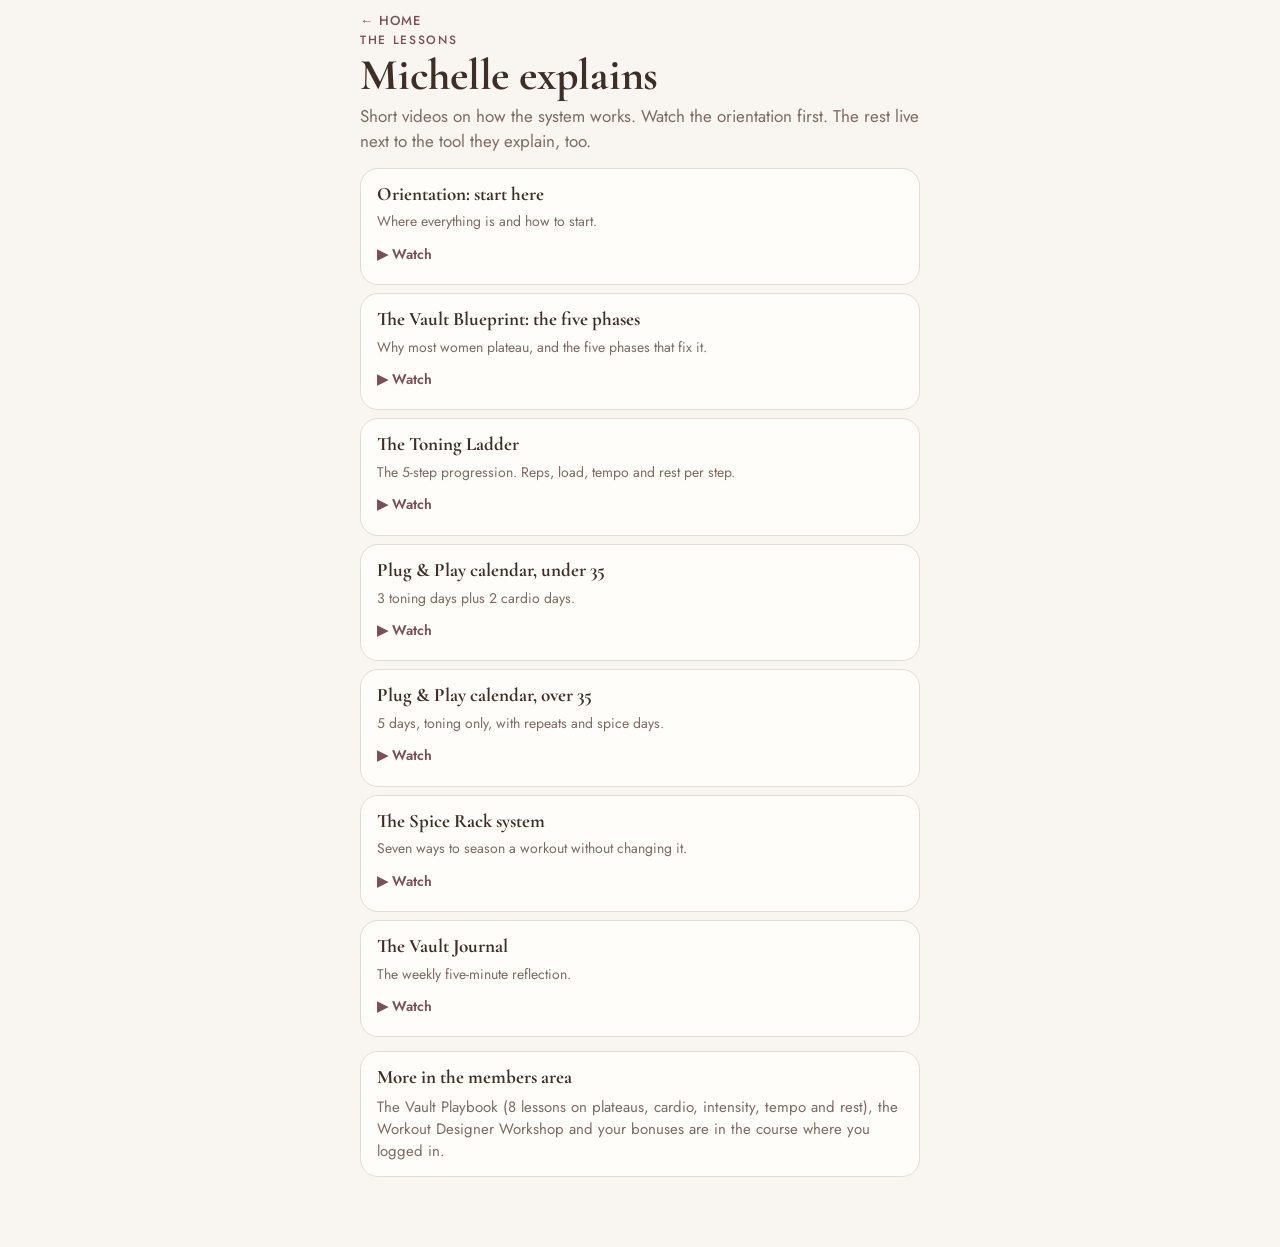
<file: videos.html>
<!doctype html>
<meta charset="utf-8">
<base target="_top">
<meta name="viewport" content="width=device-width, initial-scale=1, viewport-fit=cover">
<title>Michelle explains · The Toning Vault</title>
<link rel="manifest" href="manifest.json">
<meta name="theme-color" content="#7a4f5a">
<meta name="apple-mobile-web-app-capable" content="yes">
<meta name="apple-mobile-web-app-title" content="Toning Vault">
<link rel="apple-touch-icon" href="icons/icon-180.png">
<link rel="preconnect" href="https://fonts.googleapis.com">
<link rel="stylesheet" href="https://fonts.googleapis.com/css2?family=Cormorant+Garamond:wght@600;700&family=Jost:wght@400;500;600&display=swap">
<link rel="stylesheet" href="vault.css">
<style>.v{display:flex;flex-direction:column;gap:6px}.v small{color:var(--muted);font-size:14px}</style>
<div class="wrap">
  <header class="page"><a class="back" href="start.html">← Home</a><span class="eyebrow">The lessons</span><h1>Michelle explains</h1><p class="lead">Short videos on how the system works. Watch the orientation first. The rest live next to the tool they explain, too.</p></header>
  <section class="ways" id="list"></section>
  <section class="card"><h3>More in the members area</h3><p>The Vault Playbook (8 lessons on plateaus, cardio, intensity, tempo and rest), the Workout Designer Workshop and your bonuses are in the course where you logged in.</p></section>
</div>
<script src="vault.js"></script>
<script>
const ORDER=[['orientation','Where everything is and how to start.'],['blueprint','Why most women plateau, and the five phases that fix it.'],['ladder','The 5-step progression. Reps, load, tempo and rest per step.'],['calU35','3 toning days plus 2 cardio days.'],['calO35','5 days, toning only, with repeats and spice days.'],['spice','Seven ways to season a workout without changing it.'],['journal','The weekly five-minute reflection.']];
function render(){$('#list').innerHTML=ORDER.map(([k,sub])=>`<div class="card v"><h3>${esc(VIDS[k][0])}</h3><small>${esc(sub)}</small>${vidHTML(k,'Watch')}</div>`).join('')}
render();
document.addEventListener('click',e=>{if(e.target.closest('button[data-vid]'))setTimeout(()=>{},0)});
</script>
</file>
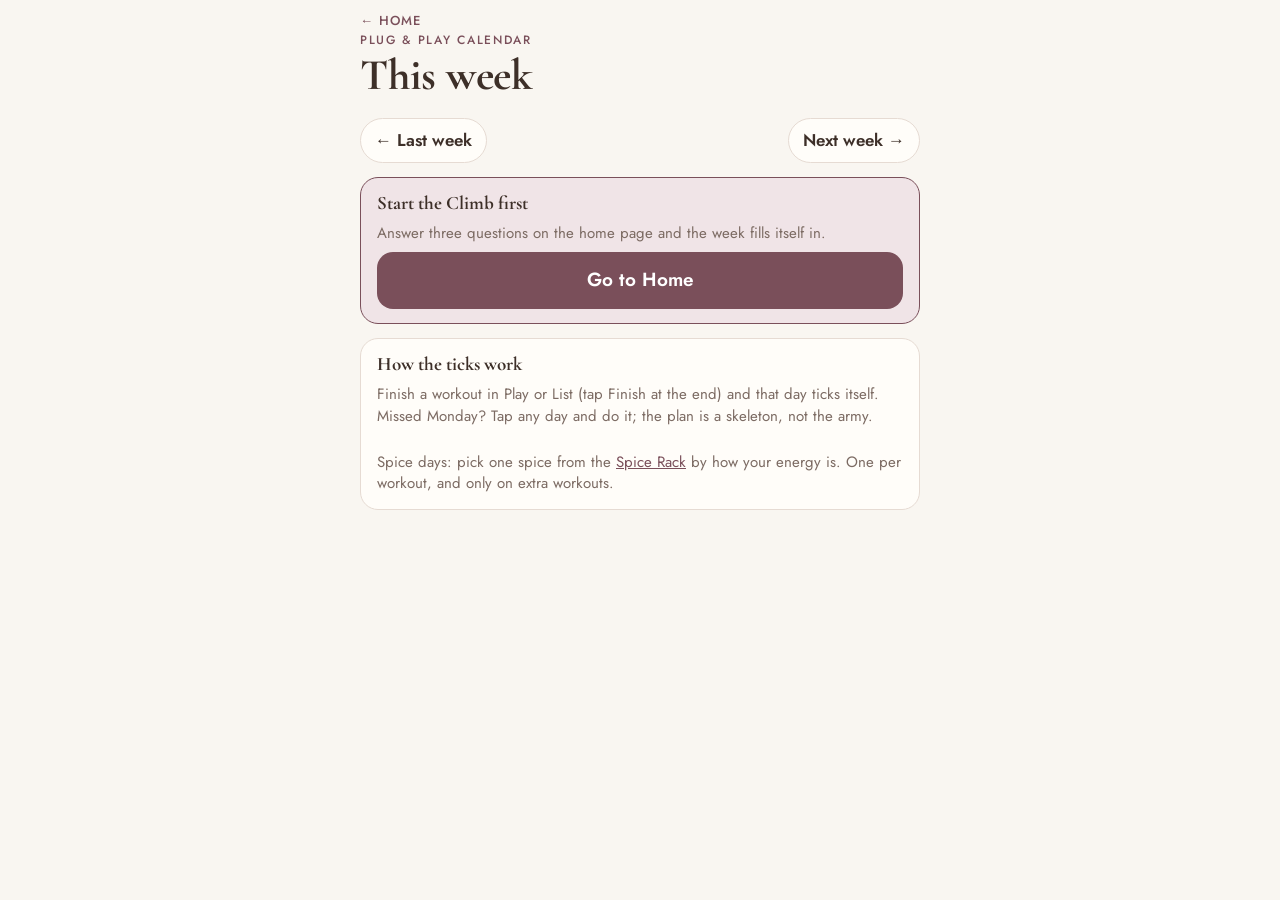
<file: week.html>
<!doctype html>
<meta charset="utf-8">
<base target="_top">
<meta name="viewport" content="width=device-width, initial-scale=1, viewport-fit=cover">
<title>This week · The Toning Vault</title>
<link rel="manifest" href="manifest.json">
<meta name="theme-color" content="#7a4f5a">
<meta name="apple-mobile-web-app-capable" content="yes">
<meta name="apple-mobile-web-app-title" content="Toning Vault">
<link rel="apple-touch-icon" href="icons/icon-180.png">
<link rel="preconnect" href="https://fonts.googleapis.com">
<link rel="stylesheet" href="https://fonts.googleapis.com/css2?family=Cormorant+Garamond:wght@600;700&family=Jost:wght@400;500;600&display=swap">
<link rel="stylesheet" href="vault.css">
<style>
/* The Plug & Play calendar as a week you can tap. Ticks fill in from finished workouts. */
.nav{display:flex;justify-content:space-between;align-items:center;gap:8px}
.nav button{border:1px solid var(--line);background:var(--card);border-radius:999px;padding:9px 14px;font-weight:600}
.daylist{display:flex;flex-direction:column;gap:8px}
.dayrow{display:grid;grid-template-columns:54px 1fr auto;gap:12px;align-items:center;background:var(--card);border:1px solid var(--line);border-radius:16px;padding:12px 14px;text-decoration:none;color:inherit}
.dayrow .dn{text-align:center}
.dayrow .dn b{display:block;font:700 22px/1 var(--display)}
.dayrow .dn small{font:500 11px/1 var(--body);letter-spacing:.08em;text-transform:uppercase;color:var(--muted)}
.dayrow .what b{display:block;font-weight:600}
.dayrow .what small{color:var(--muted);font-size:13px}
.dayrow.today{border-color:var(--brand);box-shadow:inset 0 0 0 1px var(--brand)}
.dayrow.done{background:var(--done-soft);border-color:var(--done)}
.dayrow .go2{font:500 13px/1 var(--body);letter-spacing:.06em;text-transform:uppercase;color:var(--brand);border:1px solid var(--line);border-radius:999px;padding:8px 11px;background:var(--bg)}
.dayrow.done .go2{color:var(--done);border-color:var(--done)}
.dayrow.rest .go2{display:none}
</style>
<div class="wrap">
  <header class="page"><a class="back" href="start.html">← Home</a><span class="eyebrow" id="eyebrow">Plug &amp; Play calendar</span><h1 id="title">This week</h1><p class="lead" id="lead"></p></header>
  <div class="nav"><button id="prev">← Last week</button><span id="count" class="note"></span><button id="next">Next week →</button></div>
  <section class="daylist" id="days"></section>
  <section class="card">
    <h3>How the ticks work</h3>
    <p>Finish a workout in Play or List (tap Finish at the end) and that day ticks itself. Missed Monday? Tap any day and do it; the plan is a skeleton, not the army.</p>
    <p id="calnote"></p>
    <div id="calvid"></div>
    <p>Spice days: pick one spice from the <a href="spice.html" style="color:var(--brand)">Spice Rack</a> by how your energy is. One per workout, and only on extra workouts.</p>
  </section>
</div>
<script src="vault.js"></script>
<script>
let D=null, off=0;
function render(){
  const c=climb();
  if(!c){$('#days').innerHTML=`<div class="card soft"><h3>Start the Climb first</h3><p>Answer three questions on the home page and the week fills itself in.</p><a class="go" href="start.html">Go to Home</a></div>`;$('#calnote').textContent='';return}
  const mon=monday(new Date());mon.setDate(mon.getDate()+off*7);
  const wk=stepWeek(c)+off;
  const w=currentWorkout(D,c), name=stepName(D,c.step);
  $('#title').textContent=off===0?'This week':off===-1?'Last week':off===1?'Next week':`Week of ${mon.toLocaleDateString(undefined,{month:'short',day:'numeric'})}`;
  $('#lead').textContent=`Step ${c.step} · ${name} · week ${wk<1?'before the step':wk>4?wk+' (time to climb)':wk+' of 4'} · ${w.name}`;
  const done=doneInWeek(mon);
  $('#count').textContent=`${done.length} done`;
  const f=D.phases[0].workouts.find(x=>!x.home);
  $('#days').innerHTML=WEEKDAYS.map((dn,i)=>{
    const date=new Date(mon.getTime()+i*DAY), ds=ymd(date);
    const p=plan(c,Math.max(wk,1),i);
    const dd=doneOn(ds);
    let what='',href='';
    if(p.type==='toning'){const d=w.days.find(x=>x.day===p.day)||w.days[0];what=`<b>${esc(w.name)} · Day ${d.day}${p.spice?' <span class="star">✦ spice</span>':''}</b><small>${d.n} exercises · ~${d.minutes} min${p.note?' · '+esc(p.note):''}</small>`;href=`play.html#${d.id}`}
    else if(p.type==='cardio'){what=`<b>Cardio</b><small>${esc(p.note)}</small>`;href='index.html#all'}
    else if(p.type==='extra'){what=`<b>${esc(p.label==='Extra'?'Extra workout':p.label)}</b><small>${esc(p.note)}</small>`;href=p.full?`play.html#${placed(D,f,c.place).days[0].id}`:`index.html#${w.id}`}
    else {what=`<b>${esc(p.label)}</b><small>${esc(p.note)}</small>`}
    if(dd.length) what=`<b>${esc(dd.map(x=>x.name).join(', '))}</b><small>Done ✓${p.type==='toning'?'':' · planned: '+esc(p.label)}</small>`;
    const cls=`dayrow ${ds===TODAY?'today':''} ${dd.length?'done':''} ${p.type==='rest'?'rest':''}`;
    const inner=`<div class="dn"><small>${dn}</small><b>${date.getDate()}</b></div><div class="what">${what}</div><span class="go2">${dd.length?'Done':p.type==='cardio'?'Ideas':'Open'}</span>`;
    return href?`<a class="${cls}" href="${href}">${inner}</a>`:`<div class="${cls}">${inner}</div>`;
  }).join('');
  $('#calvid').innerHTML=vidHTML(c.cal==='u35'?'calU35':'calO35');
  $('#calnote').innerHTML=c.cal==='u35'?'<b>Under 35:</b> Day 1, 2, 3 on Monday, Wednesday, Friday. Cardio Tuesday and Thursday. Saturday off or an extra workout.':'<b>Over 35:</b> five training days. The order of Day 1, 2, 3 shifts each week, one day repeats, and the 4th workout is yours to choose. Saturday and Sunday are recovery.';
}
$('#prev').onclick=()=>{off--;render()};$('#next').onclick=()=>{off++;render()};
load().then(d=>{D=d;render()});
</script>
</file>
<file: vault.css>
/* The Toning Vault player. Off-white, mauve, a little gold. Cormorant Garamond for headings, Jost for text,
   matching the sales page. One phone column everywhere. */
:root{
  --bg:#f9f6f1; --card:#fffdf9; --ink:#3d2f28; --muted:#7c6b63; --line:#e6dbd3;
  --brand:#7a4f5a; --brand-soft:#f0e4e7; --gold:#c9a96e; --gold-soft:#f3ead8; --rose:#c4957e;
  --accent:#7a4f5a; --accent-ink:#ffffff; --done:#8f7a3a; --done-soft:#f3ead8;
  --display:"Cormorant Garamond",Georgia,"Times New Roman",serif;
  --body:"Jost","Helvetica Neue",Arial,sans-serif;
}
@media (prefers-color-scheme: dark){:root:not([data-theme="light"]){
  --bg:#1f1719; --card:#2a1f22; --ink:#f4ede8; --muted:#c2b3ad; --line:#453539;
  --brand:#d9a3b0; --brand-soft:#3b2a30; --gold:#d9bc82; --gold-soft:#3b3222; --rose:#d9ab96;
  --accent:#d9a3b0; --accent-ink:#1f1719; --done:#d9bc82; --done-soft:#3b3222; color-scheme:dark}}
:root[data-theme="dark"]{
  --bg:#1f1719; --card:#2a1f22; --ink:#f4ede8; --muted:#c2b3ad; --line:#453539;
  --brand:#d9a3b0; --brand-soft:#3b2a30; --gold:#d9bc82; --gold-soft:#3b3222; --rose:#d9ab96;
  --accent:#d9a3b0; --accent-ink:#1f1719; --done:#d9bc82; --done-soft:#3b3222; color-scheme:dark}
*{box-sizing:border-box}
body{margin:0;background:var(--bg);color:var(--ink);font:400 17px/1.45 var(--body);padding:0 16px 70px;
  padding-left:max(16px,env(safe-area-inset-left,0px));padding-right:max(16px,env(safe-area-inset-right,0px))}
.wrap{max-width:560px;margin:0 auto;display:flex;flex-direction:column;gap:14px}
header.page{padding-top:14px;display:flex;flex-direction:column;gap:6px}
a.back{font:500 13px/1 var(--body);letter-spacing:.08em;text-transform:uppercase;color:var(--brand);text-decoration:none;display:inline-block}
.eyebrow{font:500 12px/1.2 var(--body);letter-spacing:.14em;text-transform:uppercase;color:var(--brand)}
h1{font:700 clamp(32px,9vw,44px)/1.02 var(--display);margin:0;letter-spacing:-.005em}
h2{font:700 24px/1.1 var(--display);margin:0}
h3{font:700 19px/1.2 var(--display);margin:0}
.lead{margin:0;color:var(--muted)}
p{margin:0}
button{font:inherit;color:inherit;cursor:pointer}
button:focus-visible,a:focus-visible{outline:3px solid var(--gold);outline-offset:2px}
.card{background:var(--card);border:1px solid var(--line);border-radius:18px;padding:14px 16px;display:flex;flex-direction:column;gap:8px}
.card p{color:var(--muted);font-size:15px}
.card p b{color:var(--ink)}
.card.soft{background:var(--brand-soft);border-color:var(--brand)}
.card.gold{background:var(--gold-soft);border-color:var(--gold)}
.go{display:block;text-align:center;background:var(--accent);color:var(--accent-ink);text-decoration:none;border:0;border-radius:16px;padding:18px;font:600 19px/1.1 var(--body);width:100%}
.go.quiet{background:var(--card);color:var(--ink);border:1px solid var(--line)}
.go.gold{background:var(--gold);color:#2b2118}
.go small{display:block;font:400 14px/1.3 var(--body);opacity:.85;margin-top:3px}
.ways{display:flex;flex-direction:column;gap:8px}
.way{display:grid;grid-template-columns:44px 1fr auto;gap:12px;align-items:center;background:var(--card);border:1px solid var(--line);border-radius:16px;padding:12px 14px;text-decoration:none;color:inherit}
.way .ic{width:44px;height:44px;border-radius:12px;background:var(--brand);color:#fff;display:grid;place-items:center;font:700 22px/1 var(--display)}
.way .ic.gold{background:var(--gold);color:#2b2118}
.way b{display:block;font:600 17px/1.2 var(--body)}
.way small{color:var(--muted);font-size:14px}
.way .tick{color:var(--done);font-weight:600;font-size:14px}
h2.also{margin:8px 0 -6px;font:500 12px/1.2 var(--body);letter-spacing:.14em;text-transform:uppercase;color:var(--muted)}
.chips{display:flex;flex-wrap:wrap;gap:6px}
.chip{font:500 14px/1 var(--body);background:var(--bg);border:1px solid var(--line);border-radius:8px;padding:7px 9px;font-variant-numeric:tabular-nums}
.chip.hot{background:var(--brand-soft);border-color:var(--brand);color:var(--brand);font-weight:600}
.chip.gold{background:var(--gold-soft);border-color:var(--gold)}
.seg{display:inline-flex;border:1px solid var(--line);border-radius:999px;overflow:hidden;background:var(--card)}
.seg button{border:0;background:transparent;color:var(--ink);padding:10px 16px;font:600 14px/1 var(--body);letter-spacing:.02em}
.seg button[aria-pressed="true"]{background:var(--brand);color:#fff}
.pill{font:500 13px/1 var(--body);letter-spacing:.06em;text-transform:uppercase;color:var(--brand);text-decoration:none;border:1px solid var(--line);background:var(--card);border-radius:999px;padding:9px 13px;display:inline-flex;gap:6px;align-items:center}
.pill.play{background:var(--accent);color:var(--accent-ink);border-color:var(--accent)}
.toolrow{display:flex;gap:8px;align-items:center;flex-wrap:wrap}
.star{color:var(--gold)}
.note{font-size:14px;color:var(--muted)}
input[type="number"],input[type="text"],textarea{font:inherit;color:inherit;background:var(--bg);border:1px solid var(--line);border-radius:10px;padding:9px 10px}
textarea{width:100%;min-height:72px;resize:vertical}
.err{background:var(--brand-soft);border-radius:14px;padding:14px}
/* step-by-step walkthrough shared pieces */
.embed{aspect-ratio:16/9;border-radius:12px;overflow:hidden;background:#000}
.embed iframe{width:100%;height:100%;border:0}
.demo{font-weight:600;font-size:14px;color:var(--brand);text-decoration:none;display:inline-flex;align-items:center;gap:6px;border:0;background:none;padding:6px 0}
.photo{width:100%;aspect-ratio:450/252;object-fit:cover;border-radius:12px;background:var(--brand-soft);display:block}
.code{display:inline-block;font:600 13px/1 var(--body);color:#fff;background:var(--brand);border-radius:6px;padding:5px 7px;margin-right:8px;letter-spacing:.04em;vertical-align:3px}
.code.swap{background:var(--gold);color:#2b2118}
/* sheet (swap picker) */
.sheet-bg{position:fixed;inset:0;background:rgba(40,25,30,.45);z-index:20;display:flex;align-items:flex-end;justify-content:center}
.sheet{background:var(--card);color:var(--ink);width:100%;max-width:560px;max-height:88vh;overflow:auto;border-radius:22px 22px 0 0;padding:16px 16px 30px;display:flex;flex-direction:column;gap:10px}
.sheet h2{font-size:26px}
.sheet .opt{display:grid;grid-template-columns:76px 1fr;gap:10px;align-items:center;border:1px solid var(--line);border-radius:14px;padding:8px 10px;background:var(--bg);text-align:left;width:100%}
.sheet .opt img{width:76px;aspect-ratio:450/252;object-fit:cover;border-radius:8px;background:var(--brand-soft)}
.sheet .opt b{display:block;font:600 16px/1.2 var(--body)}
.sheet .opt small{color:var(--muted);font-size:13px}
.sheet .opt.text{grid-template-columns:1fr}
.sheet .x{align-self:flex-end;border:1px solid var(--line);background:var(--card);border-radius:999px;padding:8px 14px;font-weight:600}
/* week grid */
.wk{display:grid;grid-template-columns:repeat(7,1fr);gap:5px}
.wk a,.wk div{display:flex;flex-direction:column;align-items:center;gap:4px;text-decoration:none;color:inherit;background:var(--card);border:1px solid var(--line);border-radius:12px;padding:8px 2px;min-height:86px;text-align:center}
.wk .d{font:500 11px/1 var(--body);letter-spacing:.08em;text-transform:uppercase;color:var(--muted)}
.wk .n{font:700 20px/1 var(--display)}
.wk .w{font:500 11px/1.15 var(--body);color:var(--brand)}
.wk .w.cardio{color:var(--rose)}
.wk .w.rest{color:var(--muted)}
.wk .today{border-color:var(--brand);box-shadow:inset 0 0 0 1px var(--brand)}
.wk .done{background:var(--done-soft);border-color:var(--done)}
.wk .done .n::after{content:" ✓";color:var(--done);font-size:14px}
/* ladder */
.ladder{display:flex;flex-direction:column;gap:8px}
.rung{display:grid;grid-template-columns:40px 1fr;gap:12px;align-items:start;background:var(--card);border:1px solid var(--line);border-radius:16px;padding:12px 14px;text-decoration:none;color:inherit}
.rung .num{font:700 30px/1 var(--display);color:var(--line)}
.rung.now{border-color:var(--brand);background:var(--brand-soft)}
.rung.now .num{color:var(--brand)}
.rung.past .num{color:var(--gold)}
.rung b{display:block;font:600 17px/1.2 var(--body)}
.rung small{color:var(--muted);font-size:14px;display:block}
.rung .wks{display:flex;gap:6px;margin-top:8px}
.rung .wks span{flex:1;height:26px;border-radius:7px;border:1px solid var(--line);display:grid;place-items:center;font:500 12px/1 var(--body);color:var(--muted)}
.rung .wks span.on{background:var(--gold);border-color:var(--gold);color:#2b2118;font-weight:600}
.rung .wks span.part{background:var(--gold-soft);border-color:var(--gold)}
.rung .wks span.cur{box-shadow:inset 0 0 0 2px var(--brand)}
/* checklist */
.ck{display:flex;flex-direction:column;gap:6px}
.ck label{display:flex;gap:12px;align-items:flex-start;background:var(--card);border:1px solid var(--line);border-radius:12px;padding:11px 12px;font-size:15px}
.ck input{width:22px;height:22px;flex:none;accent-color:var(--brand);margin-top:1px}
.ck label.on{background:var(--done-soft);border-color:var(--done)}
@media (prefers-reduced-motion:reduce){*{transition:none !important}}
.pair{display:grid;grid-template-columns:1fr 1fr;gap:8px}
.pair figure{margin:0;position:relative}
.pair img{width:100%;aspect-ratio:16/10;object-fit:cover;border-radius:12px;background:var(--brand-soft);display:block}
.pair figcaption{position:absolute;left:8px;top:8px;font:500 11px/1 var(--body);letter-spacing:.1em;text-transform:uppercase;background:rgba(61,47,40,.75);color:#fff;padding:5px 7px;border-radius:6px}
</file>
